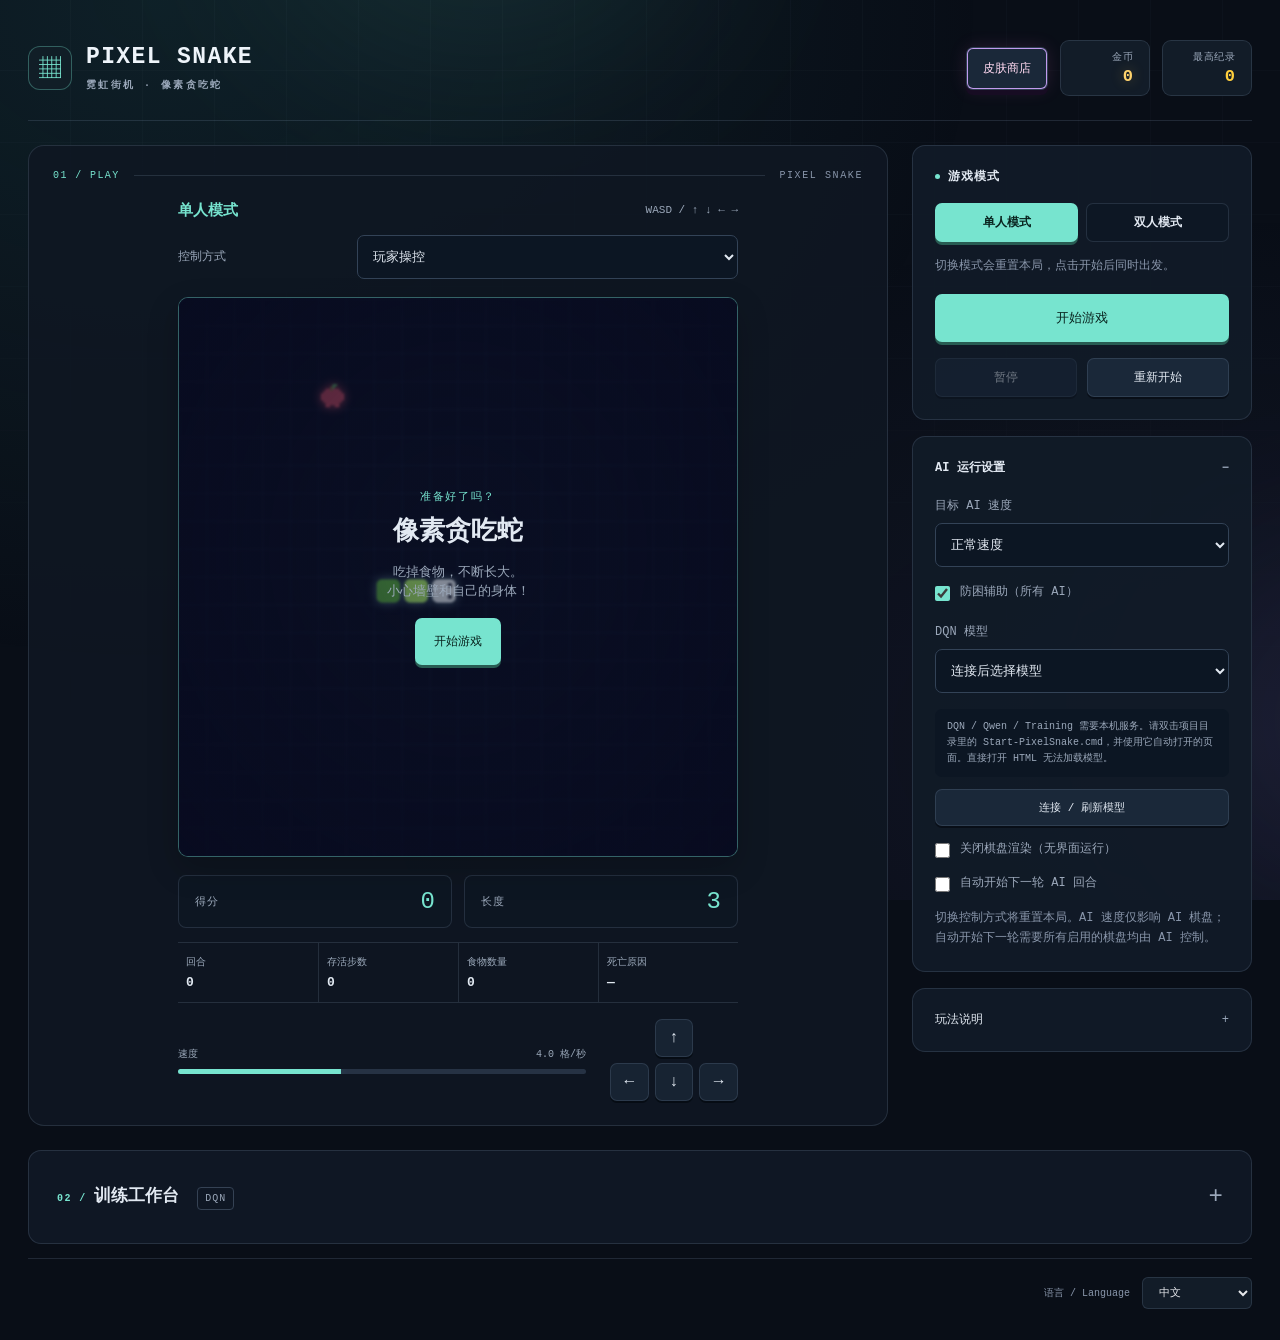
<file: index.html>
<!DOCTYPE html>
<html lang="zh-CN">
<head>
<meta charset="UTF-8">
<meta name="viewport" content="width=device-width, initial-scale=1, maximum-scale=1, user-scalable=no">
<title>像素贪吃蛇 · PIXEL SNAKE</title>
<link rel="stylesheet" href="css/style.css">
<link rel="stylesheet" href="css/layout.css">
</head>
<body>
<div class="bg" aria-hidden="true"><div class="bg-grid"></div><div class="glow g1"></div><div class="glow g2"></div></div>
<main class="cabinet" id="cabinet">
  <header class="topbar">
    <div class="brand"><div class="mark" aria-hidden="true">▦</div><h1 class="logo">PIXEL SNAKE<small data-i18n="subtitle">像素风贪吃蛇</small></h1></div>
    <div class="top-actions">
      
      <button class="btn ghost shop-launch" id="shop-open" data-i18n="shop">皮肤商店</button>
      <div class="best-chip coin-chip"><span data-i18n="coins">金币</span><b id="coins">0</b></div>
      
      <div class="best-chip"><span data-i18n="best">最高纪录</span><b id="best">0</b></div>
    </div>
  </header>
  <section class="stage" data-i18n-aria="gameArea" aria-label="游戏区域">
    <div class="section-caption"><span class="section-index">01 / PLAY</span><span class="section-caption-line"></span><span>PIXEL SNAKE</span></div>
    <div class="boards">
      <section class="player" id="player-1" aria-labelledby="player-title-1">
        <header class="player-heading"><h2 id="player-title-1">玩家 1</h2><span id="player-keys-1">WASD / ↑ ↓ ← →</span></header>
        <!-- agent-controls-start -->
        <label class="agent-select"><span data-i18n="controller">Controller</span>
          <select id="agent-1" data-player-agent="1">
            <option value="human" data-i18n="humanAgent">Human</option>
            <option value="random" data-i18n="randomAgent">Random AI</option>
            <option value="heuristic" data-i18n="heuristicAgent">Heuristic AI</option>
            <option value="dqn">DQN</option>
            <option value="qwen">Qwen (Ollama)</option>
          </select>
        </label>
        <p class="headless-note" id="ai-status-1" role="status" aria-live="polite"></p>
        <p class="hint throughput" id="ai-rate-1" hidden></p>
        <p class="headless-note" id="headless-1" data-i18n="headlessNote" hidden>Board rendering is disabled. Statistics remain live.</p>
        <!-- agent-controls-end -->
        <div class="screen" id="screen-1">
          <canvas id="game-1" width="480" height="480" aria-label="玩家 1 的贪吃蛇棋盘" data-i18n="canvasFallback">请使用支持 Canvas 的浏览器。</canvas>
          <div class="flash" id="flash-1" aria-hidden="true"></div>
          <div class="overlay" id="overlay-1"><div class="overlay-inner">
            <div class="ov-kicker" id="kicker-1">准备好了吗？</div>
            <h2 class="ov-title" id="title-1">像素贪吃蛇</h2>
            <p class="ov-sub" id="text-1">吃掉食物，不断长大。</p>
            <button class="btn primary" id="play-1" data-i18n="start">开始游戏</button>
          </div></div>
        </div>
        <div class="score-grid">
          <div class="stat score"><div class="lab" data-i18n="score">得分</div><div class="val" id="score-1">0</div></div>
          <div class="stat"><div class="lab" data-i18n="length">长度</div><div class="val" id="length-1">3</div></div>
        </div>
        <dl class="episode-stats" aria-label="Episode statistics" data-i18n-aria="episodeStats">
          <div><dt data-i18n="episodeNumber">Episode</dt><dd id="episode-1">0</dd></div>
          <div><dt data-i18n="stepsSurvived">Steps survived</dt><dd id="steps-1">0</dd></div>
          <div><dt data-i18n="foodCollected">Food collected</dt><dd id="food-1">0</dd></div>
          <div><dt data-i18n="causeOfDeath">Cause of death</dt><dd id="death-1">—</dd></div>
        </dl>
        <div class="board-bottom">
        <div class="speed-meter"><div class="top"><span data-i18n="speed">速度</span><span id="speed-1">4.0 格/秒</span></div><div class="meter"><i id="meter-1"></i></div></div>
        <div class="direction-controls">
        <div class="dpad" data-i18n-aria="directions" aria-label="方向控制">
          <button class="btn ghost up" data-player="1" data-direction="up" data-i18n-aria="up" aria-label="向上">↑</button>
          <button class="btn ghost left" data-player="1" data-direction="left" data-i18n-aria="left" aria-label="向左">←</button>
          <button class="btn ghost right" data-player="1" data-direction="right" data-i18n-aria="right" aria-label="向右">→</button>
          <button class="btn ghost down" data-player="1" data-direction="down" data-i18n-aria="down" aria-label="向下">↓</button>
        </div>
        </div>
        </div>
      </section>
      <section class="player second" id="player-2" aria-labelledby="player-title-2" hidden>
        <header class="player-heading"><h2 id="player-title-2">玩家 2</h2><span id="player-keys-2">↑ ↓ ← →</span></header>
        <!-- agent-controls-start -->
        <label class="agent-select"><span data-i18n="controller">Controller</span>
          <select id="agent-2" data-player-agent="2">
            <option value="human" data-i18n="humanAgent">Human</option>
            <option value="random" data-i18n="randomAgent">Random AI</option>
            <option value="heuristic" data-i18n="heuristicAgent">Heuristic AI</option>
            <option value="dqn">DQN</option>
            <option value="qwen">Qwen (Ollama)</option>
          </select>
        </label>
        <p class="headless-note" id="ai-status-2" role="status" aria-live="polite"></p>
        <p class="hint throughput" id="ai-rate-2" hidden></p>
        <p class="headless-note" id="headless-2" data-i18n="headlessNote" hidden>Board rendering is disabled. Statistics remain live.</p>
        <!-- agent-controls-end -->
        <div class="screen" id="screen-2">
          <canvas id="game-2" width="480" height="480" aria-label="玩家 2 的贪吃蛇棋盘" data-i18n="canvasFallback">请使用支持 Canvas 的浏览器。</canvas>
          <div class="flash" id="flash-2" aria-hidden="true"></div>
          <div class="overlay" id="overlay-2"><div class="overlay-inner">
            <div class="ov-kicker" id="kicker-2">准备好了吗？</div>
            <h2 class="ov-title" id="title-2">像素贪吃蛇</h2>
            <p class="ov-sub" id="text-2">吃掉食物，不断长大。</p>
            <button class="btn primary" id="play-2" data-i18n="start">开始游戏</button>
          </div></div>
        </div>
        <div class="score-grid">
          <div class="stat score"><div class="lab" data-i18n="score">得分</div><div class="val" id="score-2">0</div></div>
          <div class="stat"><div class="lab" data-i18n="length">长度</div><div class="val" id="length-2">3</div></div>
        </div>
        <dl class="episode-stats" aria-label="Episode statistics" data-i18n-aria="episodeStats">
          <div><dt data-i18n="episodeNumber">Episode</dt><dd id="episode-2">0</dd></div>
          <div><dt data-i18n="stepsSurvived">Steps survived</dt><dd id="steps-2">0</dd></div>
          <div><dt data-i18n="foodCollected">Food collected</dt><dd id="food-2">0</dd></div>
          <div><dt data-i18n="causeOfDeath">Cause of death</dt><dd id="death-2">—</dd></div>
        </dl>
        <div class="board-bottom">
        <div class="speed-meter"><div class="top"><span data-i18n="speed">速度</span><span id="speed-2">4.0 格/秒</span></div><div class="meter"><i id="meter-2"></i></div></div>
        <div class="direction-controls">
        <div class="dpad" data-i18n-aria="directions" aria-label="方向控制">
          <button class="btn ghost up" data-player="2" data-direction="up" data-i18n-aria="up" aria-label="向上">↑</button>
          <button class="btn ghost left" data-player="2" data-direction="left" data-i18n-aria="left" aria-label="向左">←</button>
          <button class="btn ghost right" data-player="2" data-direction="right" data-i18n-aria="right" aria-label="向右">→</button>
          <button class="btn ghost down" data-player="2" data-direction="down" data-i18n-aria="down" aria-label="向下">↓</button>
        </div>
        </div>
        </div>
      </section>
    </div>
    
  </section>
  <aside class="panel">
    <section class="card game-mode-card">
      <h3 data-i18n="mode">游戏模式</h3>
      <div class="seg" role="group" data-i18n-aria="mode" aria-label="游戏模式">
        <button data-mode="single" data-i18n="single" class="active" aria-pressed="true">单人模式</button>
        <button data-mode="dual" data-i18n="dual" aria-pressed="false">双人模式</button>
      </div>
      <p class="hint secondary-hint" data-i18n="modeHint">切换模式会重置本局，点击开始后同时出发。</p>
      <button class="btn primary round-action" id="start" data-i18n="start">开始游戏</button>
      <div class="ctl-row"><button class="btn ghost" id="pause" disabled>暂停</button><button class="btn ghost" id="restart" data-i18n="restart">重新开始</button></div>
    </section>
    <!-- agent-controls-start -->
    <details class="card agent-settings" open>
      <summary data-i18n="agentSettings">AI execution</summary>
      <label class="agent-select"><span data-i18n="aiSpeed">AI speed</span>
        <select id="ai-speed">
          <option value="normal" data-i18n="normalSpeed">Normal</option>
          <option value="60">60 steps/s</option>
          <option value="600">600 steps/s</option>
          <option value="6000">6,000 steps/s</option>
        </select>
      </label>
      <label class="agent-check"><input id="ai-safety" type="checkbox" checked><span data-i18n="safetyAssist">防困辅助（所有 AI）</span></label>
      <label class="agent-select"><span data-i18n="dqnModel">DQN 模型</span><select id="dqn-model"><option value="">连接后选择模型</option></select></label>
      <p class="hint" id="local-status" role="status"></p>
      <button class="btn ghost" id="refresh-models" data-i18n="refreshModels">连接 / 刷新模型</button>
      <label class="agent-check"><input id="headless" type="checkbox"><span data-i18n="headless">Disable board rendering (headless)</span></label>
      <label class="agent-check"><input id="auto-restart" type="checkbox"><span data-i18n="autoRestart">Auto-restart AI episodes</span></label>
      <p class="hint secondary-hint" data-i18n="agentHint">Changing controller resets the round. AI speed affects AI boards only. Auto-restart requires every active board to use AI.</p>
    </details>
    <!-- agent-controls-end -->
    <details class="card rules-card">
      <summary data-i18n="rules">玩法说明</summary>
      <p class="hint" id="instructions">方向键 / WASD 移动 · 空格暂停</p>
      <p class="hint" data-i18n="boostHint">沿当前方向长按 0.5 秒加速到 10 格/秒，松开恢复。</p>
      <p class="hint" data-i18n="speedHint">初始每秒 4 格，每吃一个果子增加 0.1 格/秒，最高 10 格/秒。</p>
      <p class="hint" id="mode-rules">吃掉食物，不断长大。小心墙壁和自己的身体！</p>
      <div class="legend-row"><span data-i18n="startPause">开始 / 暂停</span><div class="keys"><span class="key" data-i18n="space">空格</span></div></div>
    </details>
  </aside>
    <details class="card training-panel" id="training-panel">
      <summary><span><span class="section-index">02 / </span><span data-i18n="trainingTitle">训练工作台</span> <span class="section-tag">DQN</span></span><span class="disclosure-mark" aria-hidden="true">+</span></summary>
      <p class="hint" data-i18n="trainingHint">选择已有模型继续训练，或从零开始。episode 数表示本次追加数量。Qwen 不参与训练。</p>
      <section class="scheme-guide" aria-labelledby="scheme-guide-title">
        <h3 class="training-section-title" id="scheme-guide-title" data-i18n="schemeGuide">选择适合的方案</h3>
        <div class="scheme-grid">
          <article class="scheme-card scheme-classic">
            <header><h4>classic</h4><span class="scheme-number">01</span></header>
            <p data-i18n="classicDesc">基础奖励，专注吃食物与避开碰撞。</p>
            <dl class="reward-values">
              <div><dt data-i18n="foodReward">吃到食物</dt><dd class="positive">+10</dd></div>
              <div><dt data-i18n="collisionReward">发生碰撞</dt><dd>−10</dd></div>
              <div><dt data-i18n="stepReward">每走一步</dt><dd>−0.01</dd></div>
            </dl>
          </article>
          <article class="scheme-card scheme-strategy">
            <header><h4>strategy</h4><span class="scheme-number">02</span></header>
            <p data-i18n="strategyDesc">在 classic 基础上，兼顾路线效率和生存空间。</p>
            <ul><li data-i18n="strategyFood">鼓励接近食物、保留可通行的退路</li><li data-i18n="strategyLoop">惩罚重复绕圈和多余转弯</li></ul>
          </article>
          <article class="scheme-card scheme-ultimate">
            <header><h4>ultimate</h4><span class="scheme-number">03</span></header>
            <p data-i18n="ultimateDesc">使用 strategy 训练奖励，附加逐行铺满规则。</p>
            <ul><li data-i18n="ultimateThreshold">蛇身超过 50% 时接入铺满路线</li><li data-i18n="ultimateAssist">需要开启「防困辅助」</li></ul>
          </article>
        </div>
        <p class="replay-note" data-i18n="replayNote">更换数值奖励会清空旧经验回放，保留权重与累计回合数。</p>
      </section>
      <div class="training-layout">
        <div class="training-fields">
          <h3 class="training-section-title field-wide" data-i18n="trainingConfig">训练配置</h3>
          <label class="agent-select field-wide"><span data-i18n="trainingSource">起始模型</span><select id="training-model"><option value="" data-i18n="newModel">从零开始</option></select></label>
          <label class="agent-select field-wide"><span data-i18n="rewardProfile">奖励 / 行走方案</span><select id="training-reward"><option value="classic" data-i18n="rewardClassic">classic · 基础型</option><option value="strategy" data-i18n="rewardStrategy">strategy · 策略型</option><option value="ultimate" data-i18n="rewardUltimate">ultimate · 铺满型</option></select></label>
          <label class="agent-select"><span data-i18n="trainingEpisodes">追加 episodes</span><input id="training-episodes" type="number" min="1" max="10000" value="100"></label>
          <label class="agent-select"><span data-i18n="saveEvery">保存间隔</span><input id="training-save-every" type="number" min="1" max="10000" value="100"></label>
          <label class="agent-select field-wide"><span data-i18n="trainingSeed">随机种子 Seed（默认 42）</span><input id="training-seed" aria-describedby="seed-hint" type="number" min="0" max="99999" value="42"></label>
          <aside class="seed-note field-wide"><h4 data-i18n="seedTitle">Seed 是什么？</h4><p id="seed-hint" data-i18n="seedHint">控制食物分布和训练随机性，方便复现实验，不是难度。保留 42 即可；续训沿用原模型种子。</p></aside>
        </div>
        <div class="training-monitor">
          <h3 class="training-section-title" data-i18n="trainingMonitor">进度与保存</h3>
          <div class="training-actions"><button id="training-start" class="btn primary" data-i18n="trainingStart">开始训练</button><button id="training-stop" class="btn ghost" disabled data-i18n="trainingStop">停止并保存</button></div>
          <progress id="training-progress" max="100" value="0"></progress>
          <p id="training-status" role="status" aria-live="polite"></p>
          <section class="save-note">
            <h4 data-i18n="saveTitle">自动分类保存</h4>
            <p data-i18n="saveFolders">按所选方案保存到对应目录</p>
            <div class="folder-tags"><code>models/classic</code><code>models/strategy</code><code>models/ultimate</code></div>
            <p data-i18n="saveNaming">文件名包含本机日期、时间和累计回合数。</p>
            <code class="filename-example">2026-09-12_14-30-00-123456_ep2400.pt</code>
          </section>
        </div>
      </div>
    </details>
  <footer class="cabinet-footer">
    <label class="language-control"><span data-i18n="languageLabel">语言 / Language</span><select id="language"><option value="zh-CN">中文</option><option value="en">English</option><option value="fr">Français</option></select></label>
  </footer>
  <dialog class="skin-shop" id="skin-shop" aria-labelledby="shop-title">
    <header class="shop-header"><h2 id="shop-title" data-i18n="shop">皮肤商店</h2><button class="btn ghost" id="shop-close" data-i18n="close" autofocus>关闭</button></header>
    <p class="shop-caption" data-i18n="shopIntro">每吃一个果子获得 5 金币，两位玩家共享钱包。解锁你喜欢的霓虹皮肤。</p>
    <div class="shop-toolbar">
      <div class="shop-target"><span data-i18n="equipFor">装备给</span><div class="seg" role="group" data-i18n-aria="equipFor" aria-label="装备给">
        <button data-shop-player="1" data-i18n="player1" aria-pressed="true" class="active">玩家 1</button>
        <button data-shop-player="2" data-i18n="player2" aria-pressed="false">玩家 2</button>
      </div></div>
      <div class="best-chip coin-chip"><span data-i18n="coins">金币</span><b id="shop-coins">0</b></div>
    </div>
    <div class="shop-grid">
      <article class="skin-card" id="skin-card-lime" style="--skin-color:#b5ff70;--skin-alt:#63c244">
        <div class="skin-preview" aria-hidden="true"><i></i><i></i><i></i><i></i><i></i><i></i></div>
        <h3 data-i18n="skin_lime">lime</h3><p class="skin-price" id="skin-price-lime"></p>
        <button class="btn ghost" id="skin-buy-lime" data-skin="lime">装备</button>
      </article>
      <article class="skin-card" id="skin-card-cyan" style="--skin-color:#75f8ff;--skin-alt:#31bbd2">
        <div class="skin-preview" aria-hidden="true"><i></i><i></i><i></i><i></i><i></i><i></i></div>
        <h3 data-i18n="skin_cyan">cyan</h3><p class="skin-price" id="skin-price-cyan"></p>
        <button class="btn ghost" id="skin-buy-cyan" data-skin="cyan">装备</button>
      </article>
      <article class="skin-card" id="skin-card-pink" style="--skin-color:#ff88d8;--skin-alt:#c43b9c">
        <div class="skin-preview" aria-hidden="true"><i></i><i></i><i></i><i></i><i></i><i></i></div>
        <h3 data-i18n="skin_pink">pink</h3><p class="skin-price" id="skin-price-pink"></p>
        <button class="btn ghost" id="skin-buy-pink" data-skin="pink">装备</button>
      </article>
      <article class="skin-card" id="skin-card-violet" style="--skin-color:#c3a0ff;--skin-alt:#7952d0">
        <div class="skin-preview" aria-hidden="true"><i></i><i></i><i></i><i></i><i></i><i></i></div>
        <h3 data-i18n="skin_violet">violet</h3><p class="skin-price" id="skin-price-violet"></p>
        <button class="btn ghost" id="skin-buy-violet" data-skin="violet">装备</button>
      </article>
      <article class="skin-card" id="skin-card-solar" style="--skin-color:#ffdb79;--skin-alt:#eb9c2b">
        <div class="skin-preview" aria-hidden="true"><i></i><i></i><i></i><i></i><i></i><i></i></div>
        <h3 data-i18n="skin_solar">solar</h3><p class="skin-price" id="skin-price-solar"></p>
        <button class="btn ghost" id="skin-buy-solar" data-skin="solar">装备</button>
      </article>
      <article class="skin-card" id="skin-card-prism" style="--skin-color:#69f8ed;--skin-alt:#f56fce">
        <div class="skin-preview" aria-hidden="true"><i></i><i></i><i></i><i></i><i></i><i></i></div>
        <h3 data-i18n="skin_prism">prism</h3><p class="skin-price" id="skin-price-prism"></p>
        <button class="btn ghost" id="skin-buy-prism" data-skin="prism">装备</button>
      </article>
      <article class="skin-card" id="skin-card-solid_cyan" style="--skin-color:#55eaff;--skin-alt:#55eaff">
        <div class="skin-preview" aria-hidden="true"><i></i><i></i><i></i><i></i><i></i><i></i></div>
        <h3 data-i18n="skin_solid_cyan">纯色冰蓝</h3><p class="skin-price" id="skin-price-solid_cyan"></p>
        <button class="btn ghost" id="skin-buy-solid_cyan" data-skin="solid_cyan">装备</button>
      </article>
      <article class="skin-card" id="skin-card-solid_pink" style="--skin-color:#ff73ce;--skin-alt:#ff73ce">
        <div class="skin-preview" aria-hidden="true"><i></i><i></i><i></i><i></i><i></i><i></i></div>
        <h3 data-i18n="skin_solid_pink">纯色樱粉</h3><p class="skin-price" id="skin-price-solid_pink"></p>
        <button class="btn ghost" id="skin-buy-solid_pink" data-skin="solid_pink">装备</button>
      </article>
      <article class="skin-card" id="skin-card-solid_white" style="--skin-color:#edf4ff;--skin-alt:#edf4ff">
        <div class="skin-preview" aria-hidden="true"><i></i><i></i><i></i><i></i><i></i><i></i></div>
        <h3 data-i18n="skin_solid_white">纯色月白</h3><p class="skin-price" id="skin-price-solid_white"></p>
        <button class="btn ghost" id="skin-buy-solid_white" data-skin="solid_white">装备</button>
      </article>
    </div>
    <p class="shop-message" id="shop-message" role="status" aria-live="polite"></p>
    <p class="shop-footer" id="shop-storage" data-i18n="storageNotice" hidden>浏览器未允许本地保存，本次获得的金币和皮肤仍可使用。</p>
    <p class="shop-footer" data-i18n="shopFooter">皮肤仅改变外观。打开商店会暂停游戏，关闭后点击继续。</p>
  </dialog>
  <noscript>请启用浏览器 JavaScript 后开始游戏。 / Enable JavaScript to play. / Activez JavaScript pour jouer.</noscript>
</main>
<script src="js/game.js"></script>
<script src="js/agents.js"></script>
<script src="js/episode.js"></script>
<script src="js/safety.js"></script>
<script src="js/local-ai.js"></script>
<script src="js/dqn-agent.js"></script>
<script src="js/renderer.js"></script>
<script src="js/input.js"></script>
<script src="js/main.js"></script>
</body>
</html>
</file>
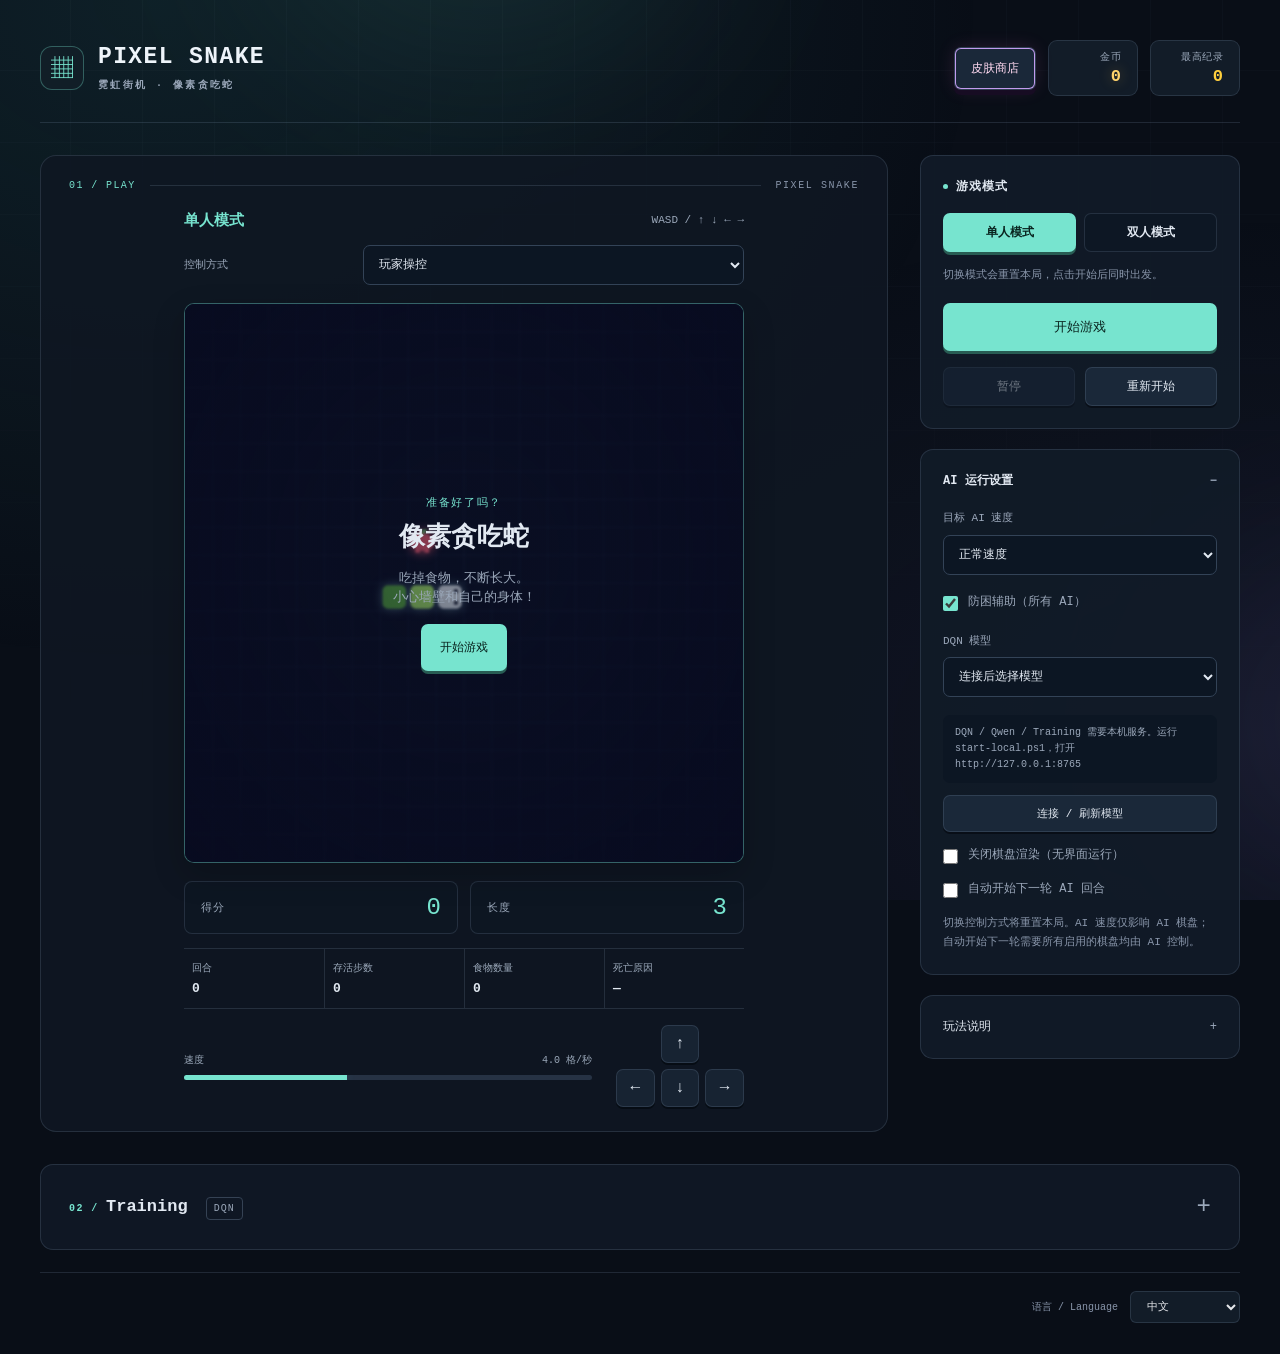
<file: archive/development-variants/snake-profiles-update/index.html>
<!DOCTYPE html>
<html lang="zh-CN">
<head>
<meta charset="UTF-8">
<meta name="viewport" content="width=device-width, initial-scale=1, maximum-scale=1, user-scalable=no">
<title>像素贪吃蛇 · PIXEL SNAKE</title>
<link rel="stylesheet" href="css/style.css">
<link rel="stylesheet" href="css/layout.css">
</head>
<body>
<div class="bg" aria-hidden="true"><div class="bg-grid"></div><div class="glow g1"></div><div class="glow g2"></div></div>
<main class="cabinet" id="cabinet">
  <header class="topbar">
    <div class="brand"><div class="mark" aria-hidden="true">▦</div><h1 class="logo">PIXEL SNAKE<small data-i18n="subtitle">像素风贪吃蛇</small></h1></div>
    <div class="top-actions">
      
      <button class="btn ghost shop-launch" id="shop-open" data-i18n="shop">皮肤商店</button>
      <div class="best-chip coin-chip"><span data-i18n="coins">金币</span><b id="coins">0</b></div>
      
      <div class="best-chip"><span data-i18n="best">最高纪录</span><b id="best">0</b></div>
    </div>
  </header>
  <section class="stage" data-i18n-aria="gameArea" aria-label="游戏区域">
    <div class="section-caption"><span class="section-index">01 / PLAY</span><span class="section-caption-line"></span><span>PIXEL SNAKE</span></div>
    <div class="boards">
      <section class="player" id="player-1" aria-labelledby="player-title-1">
        <header class="player-heading"><h2 id="player-title-1">玩家 1</h2><span id="player-keys-1">WASD / ↑ ↓ ← →</span></header>
        <!-- agent-controls-start -->
        <label class="agent-select"><span data-i18n="controller">Controller</span>
          <select id="agent-1" data-player-agent="1">
            <option value="human" data-i18n="humanAgent">Human</option>
            <option value="random" data-i18n="randomAgent">Random AI</option>
            <option value="heuristic" data-i18n="heuristicAgent">Heuristic AI</option>
            <option value="dqn">DQN</option>
            <option value="qwen">Qwen (Ollama)</option>
          </select>
        </label>
        <p class="headless-note" id="ai-status-1" role="status" aria-live="polite"></p>
        <p class="hint throughput" id="ai-rate-1" hidden></p>
        <p class="headless-note" id="headless-1" data-i18n="headlessNote" hidden>Board rendering is disabled. Statistics remain live.</p>
        <!-- agent-controls-end -->
        <div class="screen" id="screen-1">
          <canvas id="game-1" width="480" height="480" aria-label="玩家 1 的贪吃蛇棋盘" data-i18n="canvasFallback">请使用支持 Canvas 的浏览器。</canvas>
          <div class="flash" id="flash-1" aria-hidden="true"></div>
          <div class="overlay" id="overlay-1"><div class="overlay-inner">
            <div class="ov-kicker" id="kicker-1">准备好了吗？</div>
            <h2 class="ov-title" id="title-1">像素贪吃蛇</h2>
            <p class="ov-sub" id="text-1">吃掉食物，不断长大。</p>
            <button class="btn primary" id="play-1" data-i18n="start">开始游戏</button>
          </div></div>
        </div>
        <div class="score-grid">
          <div class="stat score"><div class="lab" data-i18n="score">得分</div><div class="val" id="score-1">0</div></div>
          <div class="stat"><div class="lab" data-i18n="length">长度</div><div class="val" id="length-1">3</div></div>
        </div>
        <dl class="episode-stats" aria-label="Episode statistics" data-i18n-aria="episodeStats">
          <div><dt data-i18n="episodeNumber">Episode</dt><dd id="episode-1">0</dd></div>
          <div><dt data-i18n="stepsSurvived">Steps survived</dt><dd id="steps-1">0</dd></div>
          <div><dt data-i18n="foodCollected">Food collected</dt><dd id="food-1">0</dd></div>
          <div><dt data-i18n="causeOfDeath">Cause of death</dt><dd id="death-1">—</dd></div>
        </dl>
        <div class="board-bottom">
        <div class="speed-meter"><div class="top"><span data-i18n="speed">速度</span><span id="speed-1">4.0 格/秒</span></div><div class="meter"><i id="meter-1"></i></div></div>
        <div class="direction-controls">
        <div class="dpad" data-i18n-aria="directions" aria-label="方向控制">
          <button class="btn ghost up" data-player="1" data-direction="up" data-i18n-aria="up" aria-label="向上">↑</button>
          <button class="btn ghost left" data-player="1" data-direction="left" data-i18n-aria="left" aria-label="向左">←</button>
          <button class="btn ghost right" data-player="1" data-direction="right" data-i18n-aria="right" aria-label="向右">→</button>
          <button class="btn ghost down" data-player="1" data-direction="down" data-i18n-aria="down" aria-label="向下">↓</button>
        </div>
        </div>
        </div>
      </section>
      <section class="player second" id="player-2" aria-labelledby="player-title-2" hidden>
        <header class="player-heading"><h2 id="player-title-2">玩家 2</h2><span id="player-keys-2">↑ ↓ ← →</span></header>
        <!-- agent-controls-start -->
        <label class="agent-select"><span data-i18n="controller">Controller</span>
          <select id="agent-2" data-player-agent="2">
            <option value="human" data-i18n="humanAgent">Human</option>
            <option value="random" data-i18n="randomAgent">Random AI</option>
            <option value="heuristic" data-i18n="heuristicAgent">Heuristic AI</option>
            <option value="dqn">DQN</option>
            <option value="qwen">Qwen (Ollama)</option>
          </select>
        </label>
        <p class="headless-note" id="ai-status-2" role="status" aria-live="polite"></p>
        <p class="hint throughput" id="ai-rate-2" hidden></p>
        <p class="headless-note" id="headless-2" data-i18n="headlessNote" hidden>Board rendering is disabled. Statistics remain live.</p>
        <!-- agent-controls-end -->
        <div class="screen" id="screen-2">
          <canvas id="game-2" width="480" height="480" aria-label="玩家 2 的贪吃蛇棋盘" data-i18n="canvasFallback">请使用支持 Canvas 的浏览器。</canvas>
          <div class="flash" id="flash-2" aria-hidden="true"></div>
          <div class="overlay" id="overlay-2"><div class="overlay-inner">
            <div class="ov-kicker" id="kicker-2">准备好了吗？</div>
            <h2 class="ov-title" id="title-2">像素贪吃蛇</h2>
            <p class="ov-sub" id="text-2">吃掉食物，不断长大。</p>
            <button class="btn primary" id="play-2" data-i18n="start">开始游戏</button>
          </div></div>
        </div>
        <div class="score-grid">
          <div class="stat score"><div class="lab" data-i18n="score">得分</div><div class="val" id="score-2">0</div></div>
          <div class="stat"><div class="lab" data-i18n="length">长度</div><div class="val" id="length-2">3</div></div>
        </div>
        <dl class="episode-stats" aria-label="Episode statistics" data-i18n-aria="episodeStats">
          <div><dt data-i18n="episodeNumber">Episode</dt><dd id="episode-2">0</dd></div>
          <div><dt data-i18n="stepsSurvived">Steps survived</dt><dd id="steps-2">0</dd></div>
          <div><dt data-i18n="foodCollected">Food collected</dt><dd id="food-2">0</dd></div>
          <div><dt data-i18n="causeOfDeath">Cause of death</dt><dd id="death-2">—</dd></div>
        </dl>
        <div class="board-bottom">
        <div class="speed-meter"><div class="top"><span data-i18n="speed">速度</span><span id="speed-2">4.0 格/秒</span></div><div class="meter"><i id="meter-2"></i></div></div>
        <div class="direction-controls">
        <div class="dpad" data-i18n-aria="directions" aria-label="方向控制">
          <button class="btn ghost up" data-player="2" data-direction="up" data-i18n-aria="up" aria-label="向上">↑</button>
          <button class="btn ghost left" data-player="2" data-direction="left" data-i18n-aria="left" aria-label="向左">←</button>
          <button class="btn ghost right" data-player="2" data-direction="right" data-i18n-aria="right" aria-label="向右">→</button>
          <button class="btn ghost down" data-player="2" data-direction="down" data-i18n-aria="down" aria-label="向下">↓</button>
        </div>
        </div>
        </div>
      </section>
    </div>
    
  </section>
  <aside class="panel">
    <section class="card game-mode-card">
      <h3 data-i18n="mode">游戏模式</h3>
      <div class="seg" role="group" data-i18n-aria="mode" aria-label="游戏模式">
        <button data-mode="single" data-i18n="single" class="active" aria-pressed="true">单人模式</button>
        <button data-mode="dual" data-i18n="dual" aria-pressed="false">双人模式</button>
      </div>
      <p class="hint secondary-hint" data-i18n="modeHint">切换模式会重置本局，点击开始后同时出发。</p>
      <button class="btn primary round-action" id="start" data-i18n="start">开始游戏</button>
      <div class="ctl-row"><button class="btn ghost" id="pause" disabled>暂停</button><button class="btn ghost" id="restart" data-i18n="restart">重新开始</button></div>
    </section>
    <!-- agent-controls-start -->
    <details class="card agent-settings" open>
      <summary data-i18n="agentSettings">AI execution</summary>
      <label class="agent-select"><span data-i18n="aiSpeed">AI speed</span>
        <select id="ai-speed">
          <option value="normal" data-i18n="normalSpeed">Normal</option>
          <option value="60">60 steps/s</option>
          <option value="600">600 steps/s</option>
          <option value="6000">6,000 steps/s</option>
        </select>
      </label>
      <label class="agent-check"><input id="ai-safety" type="checkbox" checked><span data-i18n="safetyAssist">防困辅助（所有 AI）</span></label>
      <label class="agent-select"><span data-i18n="dqnModel">DQN 模型</span><select id="dqn-model"><option value="">连接后选择模型</option></select></label>
      <p class="hint" id="local-status" role="status"></p>
      <button class="btn ghost" id="refresh-models" data-i18n="refreshModels">连接 / 刷新模型</button>
      <label class="agent-check"><input id="headless" type="checkbox"><span data-i18n="headless">Disable board rendering (headless)</span></label>
      <label class="agent-check"><input id="auto-restart" type="checkbox"><span data-i18n="autoRestart">Auto-restart AI episodes</span></label>
      <p class="hint secondary-hint" data-i18n="agentHint">Changing controller resets the round. AI speed affects AI boards only. Auto-restart requires every active board to use AI.</p>
    </details>
    <!-- agent-controls-end -->
    <details class="card rules-card">
      <summary data-i18n="rules">玩法说明</summary>
      <p class="hint" id="instructions">方向键 / WASD 移动 · 空格暂停</p>
      <p class="hint" data-i18n="boostHint">沿当前方向长按 0.5 秒加速到 10 格/秒，松开恢复。</p>
      <p class="hint" data-i18n="speedHint">初始每秒 4 格，每吃一个果子增加 0.1 格/秒，最高 10 格/秒。</p>
      <p class="hint" id="mode-rules">吃掉食物，不断长大。小心墙壁和自己的身体！</p>
      <div class="legend-row"><span data-i18n="startPause">开始 / 暂停</span><div class="keys"><span class="key" data-i18n="space">空格</span></div></div>
    </details>
  </aside>
    <details class="card training-panel" id="training-panel">
      <summary><span><span class="section-index">02 / </span>Training <span class="section-tag">DQN</span></span><span class="disclosure-mark" aria-hidden="true">+</span></summary>
      <p class="hint" data-i18n="trainingHint">选择已有模型继续训练，或从零开始。episode 数表示本次追加数量。Qwen 不参与训练。</p>
      <div class="training-layout"><div class="training-fields">
      <label class="agent-select"><span data-i18n="trainingSource">起始模型</span><select id="training-model"><option value="" data-i18n="newModel">从零开始</option></select></label>
      <label class="agent-select"><span data-i18n="rewardProfile">奖励 / 行走方案</span><select id="training-reward"><option value="classic" data-i18n="rewardClassic">classic · 基础型</option><option value="strategy" data-i18n="rewardStrategy">strategy · 策略型</option><option value="ultimate" data-i18n="rewardUltimate">ultimate · 铺满型</option></select></label>
      <p class="hint" data-i18n="rewardHint">classic：吃食物 +10，撞击 −10，每步 −0.01。strategy：再鼓励接近食物、保留退路，惩罚重复绕圈和多余转弯。ultimate：使用 strategy 训练奖励，加上超过 50% 后逐行铺满的浏览器规则（需开启防困辅助）。改变训练奖励会清空旧经验回放。</p>
      <label class="agent-select"><span data-i18n="trainingEpisodes">追加 episodes</span><input id="training-episodes" type="number" min="1" max="10000" value="100"></label>
      <label class="agent-select"><span data-i18n="saveEvery">保存间隔</span><input id="training-save-every" type="number" min="1" max="10000" value="100"></label>
      <label class="agent-select"><span data-i18n="trainingSeed">随机种子（新模型）</span><input id="training-seed" aria-describedby="seed-hint" type="number" min="0" max="99999" value="42"></label>
      <p class="hint" id="seed-hint" data-i18n="seedHint">Seed 控制食物分布、初始权重和训练探索的随机性。同样设置和种子便于复现实验；不是难度，不懂就用 42。续训沿用原模型种子，此项不可修改。</p>
      </div><div class="training-monitor">
      <div class="ctl-row"><button id="training-start" class="btn primary" data-i18n="trainingStart">开始训练</button><button id="training-stop" class="btn ghost" disabled data-i18n="trainingStop">停止并保存</button></div>
      <progress id="training-progress" max="100" value="0"></progress>
      <p class="hint" id="training-status" role="status" aria-live="polite"></p>
      <p class="hint" data-i18n="trainingSaveHint">自动保存到 models/classic、models/strategy 或 models/ultimate。文件名带本机日期、时间和累计回合数，例如 2026-09-12_14-30-00-123456_ep2400.pt。</p>
      </div></div>
    </details>
  <footer class="cabinet-footer">
    <label class="language-control"><span data-i18n="languageLabel">语言 / Language</span><select id="language"><option value="zh-CN">中文</option><option value="en">English</option><option value="fr">Français</option></select></label>
  </footer>
  <dialog class="skin-shop" id="skin-shop" aria-labelledby="shop-title">
    <header class="shop-header"><h2 id="shop-title" data-i18n="shop">皮肤商店</h2><button class="btn ghost" id="shop-close" data-i18n="close" autofocus>关闭</button></header>
    <p class="shop-caption" data-i18n="shopIntro">每吃一个果子获得 5 金币，两位玩家共享钱包。解锁你喜欢的霓虹皮肤。</p>
    <div class="shop-toolbar">
      <div class="shop-target"><span data-i18n="equipFor">装备给</span><div class="seg" role="group" data-i18n-aria="equipFor" aria-label="装备给">
        <button data-shop-player="1" data-i18n="player1" aria-pressed="true" class="active">玩家 1</button>
        <button data-shop-player="2" data-i18n="player2" aria-pressed="false">玩家 2</button>
      </div></div>
      <div class="best-chip coin-chip"><span data-i18n="coins">金币</span><b id="shop-coins">0</b></div>
    </div>
    <div class="shop-grid">
      <article class="skin-card" id="skin-card-lime" style="--skin-color:#b5ff70;--skin-alt:#63c244">
        <div class="skin-preview" aria-hidden="true"><i></i><i></i><i></i><i></i><i></i><i></i></div>
        <h3 data-i18n="skin_lime">lime</h3><p class="skin-price" id="skin-price-lime"></p>
        <button class="btn ghost" id="skin-buy-lime" data-skin="lime">装备</button>
      </article>
      <article class="skin-card" id="skin-card-cyan" style="--skin-color:#75f8ff;--skin-alt:#31bbd2">
        <div class="skin-preview" aria-hidden="true"><i></i><i></i><i></i><i></i><i></i><i></i></div>
        <h3 data-i18n="skin_cyan">cyan</h3><p class="skin-price" id="skin-price-cyan"></p>
        <button class="btn ghost" id="skin-buy-cyan" data-skin="cyan">装备</button>
      </article>
      <article class="skin-card" id="skin-card-pink" style="--skin-color:#ff88d8;--skin-alt:#c43b9c">
        <div class="skin-preview" aria-hidden="true"><i></i><i></i><i></i><i></i><i></i><i></i></div>
        <h3 data-i18n="skin_pink">pink</h3><p class="skin-price" id="skin-price-pink"></p>
        <button class="btn ghost" id="skin-buy-pink" data-skin="pink">装备</button>
      </article>
      <article class="skin-card" id="skin-card-violet" style="--skin-color:#c3a0ff;--skin-alt:#7952d0">
        <div class="skin-preview" aria-hidden="true"><i></i><i></i><i></i><i></i><i></i><i></i></div>
        <h3 data-i18n="skin_violet">violet</h3><p class="skin-price" id="skin-price-violet"></p>
        <button class="btn ghost" id="skin-buy-violet" data-skin="violet">装备</button>
      </article>
      <article class="skin-card" id="skin-card-solar" style="--skin-color:#ffdb79;--skin-alt:#eb9c2b">
        <div class="skin-preview" aria-hidden="true"><i></i><i></i><i></i><i></i><i></i><i></i></div>
        <h3 data-i18n="skin_solar">solar</h3><p class="skin-price" id="skin-price-solar"></p>
        <button class="btn ghost" id="skin-buy-solar" data-skin="solar">装备</button>
      </article>
      <article class="skin-card" id="skin-card-prism" style="--skin-color:#69f8ed;--skin-alt:#f56fce">
        <div class="skin-preview" aria-hidden="true"><i></i><i></i><i></i><i></i><i></i><i></i></div>
        <h3 data-i18n="skin_prism">prism</h3><p class="skin-price" id="skin-price-prism"></p>
        <button class="btn ghost" id="skin-buy-prism" data-skin="prism">装备</button>
      </article>
      <article class="skin-card" id="skin-card-solid_cyan" style="--skin-color:#55eaff;--skin-alt:#55eaff">
        <div class="skin-preview" aria-hidden="true"><i></i><i></i><i></i><i></i><i></i><i></i></div>
        <h3 data-i18n="skin_solid_cyan">纯色冰蓝</h3><p class="skin-price" id="skin-price-solid_cyan"></p>
        <button class="btn ghost" id="skin-buy-solid_cyan" data-skin="solid_cyan">装备</button>
      </article>
      <article class="skin-card" id="skin-card-solid_pink" style="--skin-color:#ff73ce;--skin-alt:#ff73ce">
        <div class="skin-preview" aria-hidden="true"><i></i><i></i><i></i><i></i><i></i><i></i></div>
        <h3 data-i18n="skin_solid_pink">纯色樱粉</h3><p class="skin-price" id="skin-price-solid_pink"></p>
        <button class="btn ghost" id="skin-buy-solid_pink" data-skin="solid_pink">装备</button>
      </article>
      <article class="skin-card" id="skin-card-solid_white" style="--skin-color:#edf4ff;--skin-alt:#edf4ff">
        <div class="skin-preview" aria-hidden="true"><i></i><i></i><i></i><i></i><i></i><i></i></div>
        <h3 data-i18n="skin_solid_white">纯色月白</h3><p class="skin-price" id="skin-price-solid_white"></p>
        <button class="btn ghost" id="skin-buy-solid_white" data-skin="solid_white">装备</button>
      </article>
    </div>
    <p class="shop-message" id="shop-message" role="status" aria-live="polite"></p>
    <p class="shop-footer" id="shop-storage" data-i18n="storageNotice" hidden>浏览器未允许本地保存，本次获得的金币和皮肤仍可使用。</p>
    <p class="shop-footer" data-i18n="shopFooter">皮肤仅改变外观。打开商店会暂停游戏，关闭后点击继续。</p>
  </dialog>
  <noscript>请启用浏览器 JavaScript 后开始游戏。 / Enable JavaScript to play. / Activez JavaScript pour jouer.</noscript>
</main>
<script src="js/game.js"></script>
<script src="js/agents.js"></script>
<script src="js/episode.js"></script>
<script src="js/safety.js"></script>
<script src="js/local-ai.js"></script>
<script src="js/dqn-agent.js"></script>
<script src="js/renderer.js"></script>
<script src="js/input.js"></script>
<script src="js/main.js"></script>
</body>
</html>
</file>
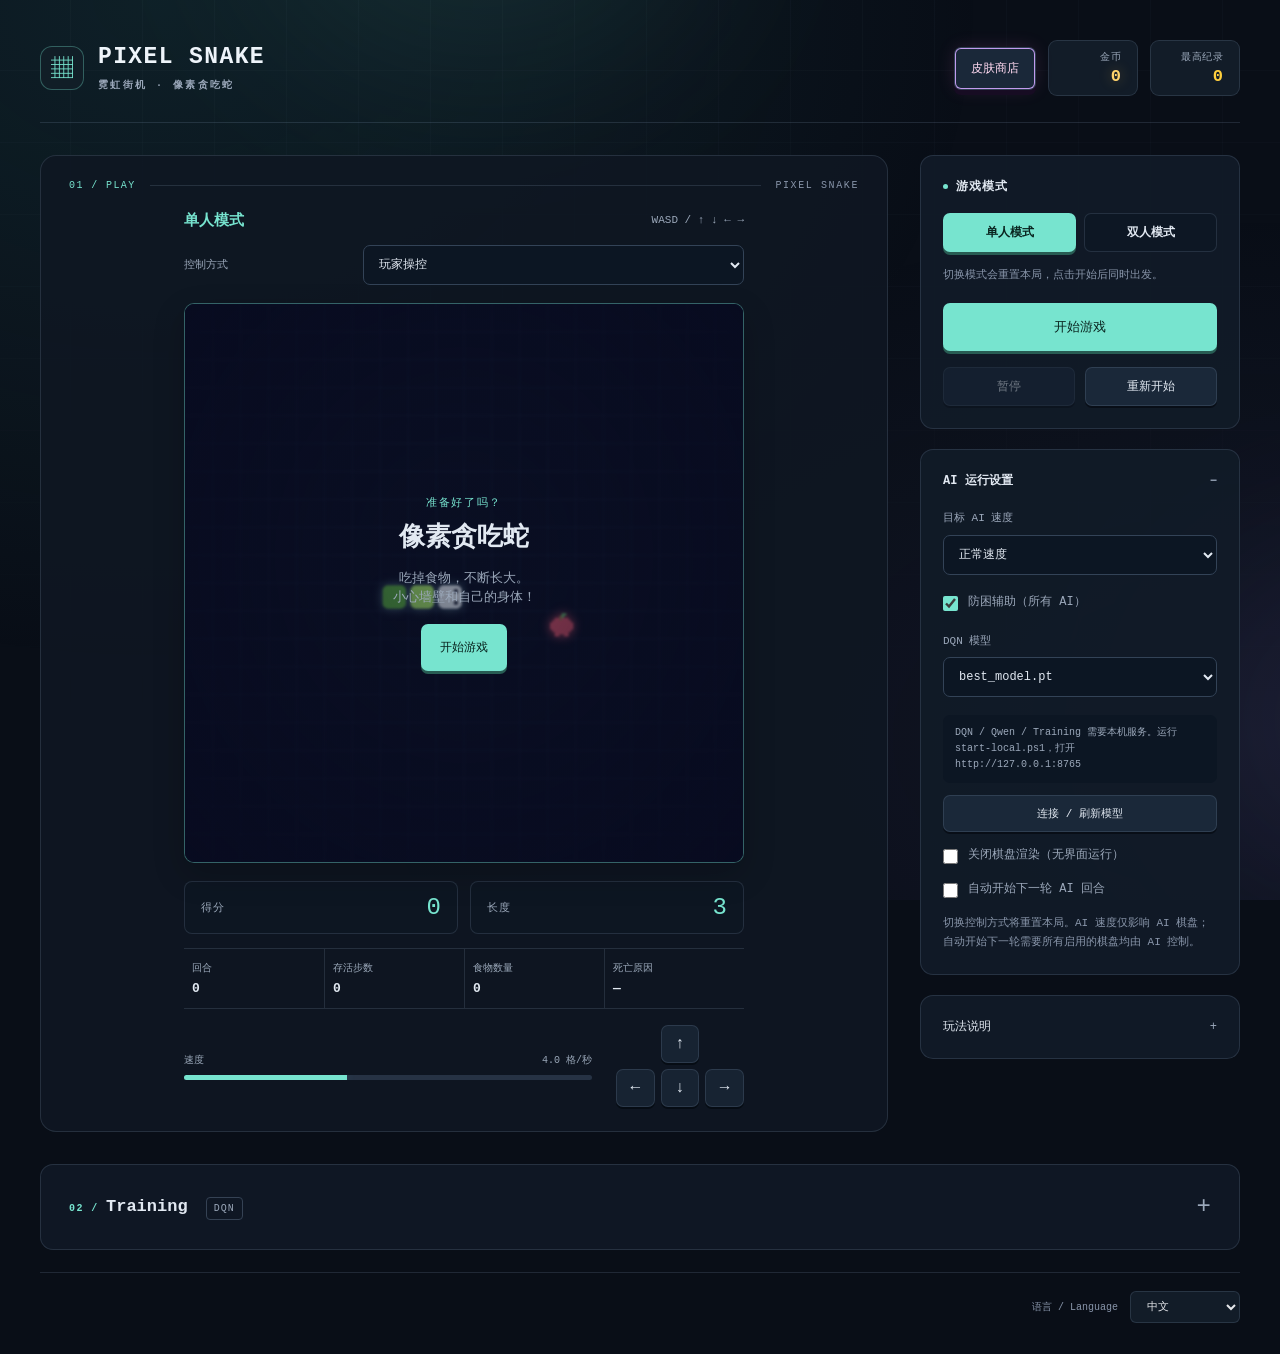
<file: archive/development-variants/snake-rule-update/index.html>
<!DOCTYPE html>
<html lang="zh-CN">
<head>
<meta charset="UTF-8">
<meta name="viewport" content="width=device-width, initial-scale=1, maximum-scale=1, user-scalable=no">
<title>像素贪吃蛇 · PIXEL SNAKE</title>
<link rel="stylesheet" href="css/style.css">
<link rel="stylesheet" href="css/layout.css">
</head>
<body>
<div class="bg" aria-hidden="true"><div class="bg-grid"></div><div class="glow g1"></div><div class="glow g2"></div></div>
<main class="cabinet" id="cabinet">
  <header class="topbar">
    <div class="brand"><div class="mark" aria-hidden="true">▦</div><h1 class="logo">PIXEL SNAKE<small data-i18n="subtitle">像素风贪吃蛇</small></h1></div>
    <div class="top-actions">
      
      <button class="btn ghost shop-launch" id="shop-open" data-i18n="shop">皮肤商店</button>
      <div class="best-chip coin-chip"><span data-i18n="coins">金币</span><b id="coins">0</b></div>
      
      <div class="best-chip"><span data-i18n="best">最高纪录</span><b id="best">0</b></div>
    </div>
  </header>
  <section class="stage" data-i18n-aria="gameArea" aria-label="游戏区域">
    <div class="section-caption"><span class="section-index">01 / PLAY</span><span class="section-caption-line"></span><span>PIXEL SNAKE</span></div>
    <div class="boards">
      <section class="player" id="player-1" aria-labelledby="player-title-1">
        <header class="player-heading"><h2 id="player-title-1">玩家 1</h2><span id="player-keys-1">WASD / ↑ ↓ ← →</span></header>
        <!-- agent-controls-start -->
        <label class="agent-select"><span data-i18n="controller">Controller</span>
          <select id="agent-1" data-player-agent="1">
            <option value="human" data-i18n="humanAgent">Human</option>
            <option value="random" data-i18n="randomAgent">Random AI</option>
            <option value="heuristic" data-i18n="heuristicAgent">Heuristic AI</option>
            <option value="dqn">DQN</option>
            <option value="qwen">Qwen (Ollama)</option>
          </select>
        </label>
        <p class="headless-note" id="ai-status-1" role="status" aria-live="polite"></p>
        <p class="hint throughput" id="ai-rate-1" hidden></p>
        <p class="headless-note" id="headless-1" data-i18n="headlessNote" hidden>Board rendering is disabled. Statistics remain live.</p>
        <!-- agent-controls-end -->
        <div class="screen" id="screen-1">
          <canvas id="game-1" width="480" height="480" aria-label="玩家 1 的贪吃蛇棋盘" data-i18n="canvasFallback">请使用支持 Canvas 的浏览器。</canvas>
          <div class="flash" id="flash-1" aria-hidden="true"></div>
          <div class="overlay" id="overlay-1"><div class="overlay-inner">
            <div class="ov-kicker" id="kicker-1">准备好了吗？</div>
            <h2 class="ov-title" id="title-1">像素贪吃蛇</h2>
            <p class="ov-sub" id="text-1">吃掉食物，不断长大。</p>
            <button class="btn primary" id="play-1" data-i18n="start">开始游戏</button>
          </div></div>
        </div>
        <div class="score-grid">
          <div class="stat score"><div class="lab" data-i18n="score">得分</div><div class="val" id="score-1">0</div></div>
          <div class="stat"><div class="lab" data-i18n="length">长度</div><div class="val" id="length-1">3</div></div>
        </div>
        <dl class="episode-stats" aria-label="Episode statistics" data-i18n-aria="episodeStats">
          <div><dt data-i18n="episodeNumber">Episode</dt><dd id="episode-1">0</dd></div>
          <div><dt data-i18n="stepsSurvived">Steps survived</dt><dd id="steps-1">0</dd></div>
          <div><dt data-i18n="foodCollected">Food collected</dt><dd id="food-1">0</dd></div>
          <div><dt data-i18n="causeOfDeath">Cause of death</dt><dd id="death-1">—</dd></div>
        </dl>
        <div class="board-bottom">
        <div class="speed-meter"><div class="top"><span data-i18n="speed">速度</span><span id="speed-1">4.0 格/秒</span></div><div class="meter"><i id="meter-1"></i></div></div>
        <div class="direction-controls">
        <div class="dpad" data-i18n-aria="directions" aria-label="方向控制">
          <button class="btn ghost up" data-player="1" data-direction="up" data-i18n-aria="up" aria-label="向上">↑</button>
          <button class="btn ghost left" data-player="1" data-direction="left" data-i18n-aria="left" aria-label="向左">←</button>
          <button class="btn ghost right" data-player="1" data-direction="right" data-i18n-aria="right" aria-label="向右">→</button>
          <button class="btn ghost down" data-player="1" data-direction="down" data-i18n-aria="down" aria-label="向下">↓</button>
        </div>
        </div>
        </div>
      </section>
      <section class="player second" id="player-2" aria-labelledby="player-title-2" hidden>
        <header class="player-heading"><h2 id="player-title-2">玩家 2</h2><span id="player-keys-2">↑ ↓ ← →</span></header>
        <!-- agent-controls-start -->
        <label class="agent-select"><span data-i18n="controller">Controller</span>
          <select id="agent-2" data-player-agent="2">
            <option value="human" data-i18n="humanAgent">Human</option>
            <option value="random" data-i18n="randomAgent">Random AI</option>
            <option value="heuristic" data-i18n="heuristicAgent">Heuristic AI</option>
            <option value="dqn">DQN</option>
            <option value="qwen">Qwen (Ollama)</option>
          </select>
        </label>
        <p class="headless-note" id="ai-status-2" role="status" aria-live="polite"></p>
        <p class="hint throughput" id="ai-rate-2" hidden></p>
        <p class="headless-note" id="headless-2" data-i18n="headlessNote" hidden>Board rendering is disabled. Statistics remain live.</p>
        <!-- agent-controls-end -->
        <div class="screen" id="screen-2">
          <canvas id="game-2" width="480" height="480" aria-label="玩家 2 的贪吃蛇棋盘" data-i18n="canvasFallback">请使用支持 Canvas 的浏览器。</canvas>
          <div class="flash" id="flash-2" aria-hidden="true"></div>
          <div class="overlay" id="overlay-2"><div class="overlay-inner">
            <div class="ov-kicker" id="kicker-2">准备好了吗？</div>
            <h2 class="ov-title" id="title-2">像素贪吃蛇</h2>
            <p class="ov-sub" id="text-2">吃掉食物，不断长大。</p>
            <button class="btn primary" id="play-2" data-i18n="start">开始游戏</button>
          </div></div>
        </div>
        <div class="score-grid">
          <div class="stat score"><div class="lab" data-i18n="score">得分</div><div class="val" id="score-2">0</div></div>
          <div class="stat"><div class="lab" data-i18n="length">长度</div><div class="val" id="length-2">3</div></div>
        </div>
        <dl class="episode-stats" aria-label="Episode statistics" data-i18n-aria="episodeStats">
          <div><dt data-i18n="episodeNumber">Episode</dt><dd id="episode-2">0</dd></div>
          <div><dt data-i18n="stepsSurvived">Steps survived</dt><dd id="steps-2">0</dd></div>
          <div><dt data-i18n="foodCollected">Food collected</dt><dd id="food-2">0</dd></div>
          <div><dt data-i18n="causeOfDeath">Cause of death</dt><dd id="death-2">—</dd></div>
        </dl>
        <div class="board-bottom">
        <div class="speed-meter"><div class="top"><span data-i18n="speed">速度</span><span id="speed-2">4.0 格/秒</span></div><div class="meter"><i id="meter-2"></i></div></div>
        <div class="direction-controls">
        <div class="dpad" data-i18n-aria="directions" aria-label="方向控制">
          <button class="btn ghost up" data-player="2" data-direction="up" data-i18n-aria="up" aria-label="向上">↑</button>
          <button class="btn ghost left" data-player="2" data-direction="left" data-i18n-aria="left" aria-label="向左">←</button>
          <button class="btn ghost right" data-player="2" data-direction="right" data-i18n-aria="right" aria-label="向右">→</button>
          <button class="btn ghost down" data-player="2" data-direction="down" data-i18n-aria="down" aria-label="向下">↓</button>
        </div>
        </div>
        </div>
      </section>
    </div>
    
  </section>
  <aside class="panel">
    <section class="card game-mode-card">
      <h3 data-i18n="mode">游戏模式</h3>
      <div class="seg" role="group" data-i18n-aria="mode" aria-label="游戏模式">
        <button data-mode="single" data-i18n="single" class="active" aria-pressed="true">单人模式</button>
        <button data-mode="dual" data-i18n="dual" aria-pressed="false">双人模式</button>
      </div>
      <p class="hint secondary-hint" data-i18n="modeHint">切换模式会重置本局，点击开始后同时出发。</p>
      <button class="btn primary round-action" id="start" data-i18n="start">开始游戏</button>
      <div class="ctl-row"><button class="btn ghost" id="pause" disabled>暂停</button><button class="btn ghost" id="restart" data-i18n="restart">重新开始</button></div>
    </section>
    <!-- agent-controls-start -->
    <details class="card agent-settings" open>
      <summary data-i18n="agentSettings">AI execution</summary>
      <label class="agent-select"><span data-i18n="aiSpeed">AI speed</span>
        <select id="ai-speed">
          <option value="normal" data-i18n="normalSpeed">Normal</option>
          <option value="60">60 steps/s</option>
          <option value="600">600 steps/s</option>
          <option value="6000">6,000 steps/s</option>
        </select>
      </label>
      <label class="agent-check"><input id="ai-safety" type="checkbox" checked><span data-i18n="safetyAssist">防困辅助（所有 AI）</span></label>
      <label class="agent-select"><span data-i18n="dqnModel">DQN 模型</span><select id="dqn-model"><option value="best_model.pt">best_model.pt</option></select></label>
      <p class="hint" id="local-status" role="status"></p>
      <button class="btn ghost" id="refresh-models" data-i18n="refreshModels">连接 / 刷新模型</button>
      <label class="agent-check"><input id="headless" type="checkbox"><span data-i18n="headless">Disable board rendering (headless)</span></label>
      <label class="agent-check"><input id="auto-restart" type="checkbox"><span data-i18n="autoRestart">Auto-restart AI episodes</span></label>
      <p class="hint secondary-hint" data-i18n="agentHint">Changing controller resets the round. AI speed affects AI boards only. Auto-restart requires every active board to use AI.</p>
    </details>
    <!-- agent-controls-end -->
    <details class="card rules-card">
      <summary data-i18n="rules">玩法说明</summary>
      <p class="hint" id="instructions">方向键 / WASD 移动 · 空格暂停</p>
      <p class="hint" data-i18n="boostHint">沿当前方向长按 0.5 秒加速到 10 格/秒，松开恢复。</p>
      <p class="hint" data-i18n="speedHint">初始每秒 4 格，每吃一个果子增加 0.1 格/秒，最高 10 格/秒。</p>
      <p class="hint" id="mode-rules">吃掉食物，不断长大。小心墙壁和自己的身体！</p>
      <div class="legend-row"><span data-i18n="startPause">开始 / 暂停</span><div class="keys"><span class="key" data-i18n="space">空格</span></div></div>
    </details>
  </aside>
    <details class="card training-panel" id="training-panel">
      <summary><span><span class="section-index">02 / </span>Training <span class="section-tag">DQN</span></span><span class="disclosure-mark" aria-hidden="true">+</span></summary>
      <p class="hint" data-i18n="trainingHint">选择已有模型继续训练，或从零开始。episode 数表示本次追加数量。Qwen 不参与训练。</p>
      <div class="training-layout"><div class="training-fields">
      <label class="agent-select"><span data-i18n="trainingSource">起始模型</span><select id="training-model"><option value="" data-i18n="newModel">从零开始</option></select></label>
      <label class="agent-select"><span data-i18n="rewardProfile">训练奖励</span><select id="training-reward"><option value="inherit" data-i18n="rewardInherit">沿用模型（新模型用经典奖励）</option><option value="classic" data-i18n="rewardClassic">经典奖励</option><option value="strategy_v1" data-i18n="rewardStrategy">策略奖励 v1（实验）</option></select></label>
      <p class="hint" data-i18n="rewardHint">切换奖励会清空旧经验回放；保留网络和累计 episode。策略奖励需训练后才影响模型。</p>
      <label class="agent-select"><span data-i18n="trainingEpisodes">追加 episodes</span><input id="training-episodes" type="number" min="1" max="10000" value="100"></label>
      <label class="agent-select"><span data-i18n="saveEvery">保存间隔</span><input id="training-save-every" type="number" min="1" max="10000" value="100"></label>
      <label class="agent-select"><span data-i18n="trainingSeed">随机种子（新模型）</span><input id="training-seed" type="number" min="0" max="99999" value="42"></label>
      </div><div class="training-monitor">
      <div class="ctl-row"><button id="training-start" class="btn primary" data-i18n="trainingStart">开始训练</button><button id="training-stop" class="btn ghost" disabled data-i18n="trainingStop">停止并保存</button></div>
      <progress id="training-progress" max="100" value="0"></progress>
      <p class="hint" id="training-status" role="status" aria-live="polite"></p>
      <p class="hint" data-i18n="trainingSaveHint">保存在 models/，例如 2000_model.pt 追加 500 回合后生成 2500_model.pt。同名模型保留在独立目录。</p>
      </div></div>
    </details>
  <footer class="cabinet-footer">
    <label class="language-control"><span data-i18n="languageLabel">语言 / Language</span><select id="language"><option value="zh-CN">中文</option><option value="en">English</option><option value="fr">Français</option></select></label>
  </footer>
  <dialog class="skin-shop" id="skin-shop" aria-labelledby="shop-title">
    <header class="shop-header"><h2 id="shop-title" data-i18n="shop">皮肤商店</h2><button class="btn ghost" id="shop-close" data-i18n="close" autofocus>关闭</button></header>
    <p class="shop-caption" data-i18n="shopIntro">每吃一个果子获得 5 金币，两位玩家共享钱包。解锁你喜欢的霓虹皮肤。</p>
    <div class="shop-toolbar">
      <div class="shop-target"><span data-i18n="equipFor">装备给</span><div class="seg" role="group" data-i18n-aria="equipFor" aria-label="装备给">
        <button data-shop-player="1" data-i18n="player1" aria-pressed="true" class="active">玩家 1</button>
        <button data-shop-player="2" data-i18n="player2" aria-pressed="false">玩家 2</button>
      </div></div>
      <div class="best-chip coin-chip"><span data-i18n="coins">金币</span><b id="shop-coins">0</b></div>
    </div>
    <div class="shop-grid">
      <article class="skin-card" id="skin-card-lime" style="--skin-color:#b5ff70;--skin-alt:#63c244">
        <div class="skin-preview" aria-hidden="true"><i></i><i></i><i></i><i></i><i></i><i></i></div>
        <h3 data-i18n="skin_lime">lime</h3><p class="skin-price" id="skin-price-lime"></p>
        <button class="btn ghost" id="skin-buy-lime" data-skin="lime">装备</button>
      </article>
      <article class="skin-card" id="skin-card-cyan" style="--skin-color:#75f8ff;--skin-alt:#31bbd2">
        <div class="skin-preview" aria-hidden="true"><i></i><i></i><i></i><i></i><i></i><i></i></div>
        <h3 data-i18n="skin_cyan">cyan</h3><p class="skin-price" id="skin-price-cyan"></p>
        <button class="btn ghost" id="skin-buy-cyan" data-skin="cyan">装备</button>
      </article>
      <article class="skin-card" id="skin-card-pink" style="--skin-color:#ff88d8;--skin-alt:#c43b9c">
        <div class="skin-preview" aria-hidden="true"><i></i><i></i><i></i><i></i><i></i><i></i></div>
        <h3 data-i18n="skin_pink">pink</h3><p class="skin-price" id="skin-price-pink"></p>
        <button class="btn ghost" id="skin-buy-pink" data-skin="pink">装备</button>
      </article>
      <article class="skin-card" id="skin-card-violet" style="--skin-color:#c3a0ff;--skin-alt:#7952d0">
        <div class="skin-preview" aria-hidden="true"><i></i><i></i><i></i><i></i><i></i><i></i></div>
        <h3 data-i18n="skin_violet">violet</h3><p class="skin-price" id="skin-price-violet"></p>
        <button class="btn ghost" id="skin-buy-violet" data-skin="violet">装备</button>
      </article>
      <article class="skin-card" id="skin-card-solar" style="--skin-color:#ffdb79;--skin-alt:#eb9c2b">
        <div class="skin-preview" aria-hidden="true"><i></i><i></i><i></i><i></i><i></i><i></i></div>
        <h3 data-i18n="skin_solar">solar</h3><p class="skin-price" id="skin-price-solar"></p>
        <button class="btn ghost" id="skin-buy-solar" data-skin="solar">装备</button>
      </article>
      <article class="skin-card" id="skin-card-prism" style="--skin-color:#69f8ed;--skin-alt:#f56fce">
        <div class="skin-preview" aria-hidden="true"><i></i><i></i><i></i><i></i><i></i><i></i></div>
        <h3 data-i18n="skin_prism">prism</h3><p class="skin-price" id="skin-price-prism"></p>
        <button class="btn ghost" id="skin-buy-prism" data-skin="prism">装备</button>
      </article>
      <article class="skin-card" id="skin-card-solid_cyan" style="--skin-color:#55eaff;--skin-alt:#55eaff">
        <div class="skin-preview" aria-hidden="true"><i></i><i></i><i></i><i></i><i></i><i></i></div>
        <h3 data-i18n="skin_solid_cyan">纯色冰蓝</h3><p class="skin-price" id="skin-price-solid_cyan"></p>
        <button class="btn ghost" id="skin-buy-solid_cyan" data-skin="solid_cyan">装备</button>
      </article>
      <article class="skin-card" id="skin-card-solid_pink" style="--skin-color:#ff73ce;--skin-alt:#ff73ce">
        <div class="skin-preview" aria-hidden="true"><i></i><i></i><i></i><i></i><i></i><i></i></div>
        <h3 data-i18n="skin_solid_pink">纯色樱粉</h3><p class="skin-price" id="skin-price-solid_pink"></p>
        <button class="btn ghost" id="skin-buy-solid_pink" data-skin="solid_pink">装备</button>
      </article>
      <article class="skin-card" id="skin-card-solid_white" style="--skin-color:#edf4ff;--skin-alt:#edf4ff">
        <div class="skin-preview" aria-hidden="true"><i></i><i></i><i></i><i></i><i></i><i></i></div>
        <h3 data-i18n="skin_solid_white">纯色月白</h3><p class="skin-price" id="skin-price-solid_white"></p>
        <button class="btn ghost" id="skin-buy-solid_white" data-skin="solid_white">装备</button>
      </article>
    </div>
    <p class="shop-message" id="shop-message" role="status" aria-live="polite"></p>
    <p class="shop-footer" id="shop-storage" data-i18n="storageNotice" hidden>浏览器未允许本地保存，本次获得的金币和皮肤仍可使用。</p>
    <p class="shop-footer" data-i18n="shopFooter">皮肤仅改变外观。打开商店会暂停游戏，关闭后点击继续。</p>
  </dialog>
  <noscript>请启用浏览器 JavaScript 后开始游戏。 / Enable JavaScript to play. / Activez JavaScript pour jouer.</noscript>
</main>
<script src="js/game.js"></script>
<script src="js/agents.js"></script>
<script src="js/episode.js"></script>
<script src="js/safety.js"></script>
<script src="js/local-ai.js"></script>
<script src="js/dqn-agent.js"></script>
<script src="js/renderer.js"></script>
<script src="js/input.js"></script>
<script src="js/main.js"></script>
</body>
</html>
</file>
<file: css/style.css>
:root{
    --ink:#0e1a10;
    --bg:#0b160d;
    --panel:#132016;
    --edge:rgba(85,234,255,.14);
    --text:#d9f4b3;
    --muted:#7f9b6c;
    --muted2:#5c7455;
    --cyan-bright:#c4faff;
    --amber:#ffcf3d;
    --red:#ff5449;
    --cyan:#55eaff;
    --pink:#ff73ce;
    --glow:0 0 0 transparent;
  }
  *{box-sizing:border-box;margin:0;padding:0}
  html,body{height:100%}
  body{
    font-family:"Chakra Petch",system-ui,sans-serif;
    color:var(--text);
    background:var(--bg);
    min-height:100vh;
    display:flex;align-items:center;justify-content:center;
    padding:22px 14px 40px;
    overflow-x:hidden;
    -webkit-tap-highlight-color:transparent;
  }

  /* ---------- ambient background ---------- */
  .bg{position:fixed;inset:0;z-index:0;overflow:hidden;pointer-events:none}
  .bg-grid{
    position:absolute;inset:-2px;
    background-image:
      linear-gradient(var(--edge) 1px,transparent 1px),
      linear-gradient(90deg,var(--edge) 1px,transparent 1px);
    background-size:26px 26px;
    -webkit-mask-image:radial-gradient(ellipse 90% 80% at 50% 42%,#000 0%,transparent 82%);
    mask-image:radial-gradient(ellipse 90% 80% at 50% 42%,#000 0%,transparent 82%);
    animation:grid 9s linear infinite;
  }
  @keyframes grid{to{background-position:26px 26px}}
  .glow{position:absolute;border-radius:50%;filter:blur(70px);opacity:.5}
  .glow.g1{width:46vw;height:46vw;left:-12vw;top:-10vw;background:radial-gradient(circle,#2c6b2a,transparent 70%)}
  .glow.g2{width:40vw;height:40vw;right:-12vw;bottom:-12vw;background:radial-gradient(circle,#5c4a12,transparent
70%);animation:drift 14s ease-in-out infinite alternate}
  @keyframes drift{to{transform:translate(4vw,-3vw)}}
  .floater{position:absolute;bottom:-40px;font-size:12px;opacity:0;animation:float linear infinite}
  @keyframes float{
    0%{transform:translateY(0) rotate(0);opacity:0}
    10%{opacity:.55}
    90%{opacity:.4}
    100%{transform:translateY(-115vh) rotate(45deg);opacity:0}
  }

  /* ---------- cabinet ---------- */
  .cabinet{
    position:relative;z-index:1;
    width:min(94vw,940px);
    background:linear-gradient(180deg,#16241a,#0f1a12);
    border:4px solid #060c08;
    box-shadow:inset 0 0 0 3px rgba(85,234,255,.06), 0 40px 80px -30px rgba(0,0,0,.9);
    padding:clamp(14px,3vw,26px);
    display:grid;
    grid-template-columns:minmax(0,1fr) 322px;
    grid-template-areas:"top top" "stage side";
    gap:clamp(14px,2.4vw,24px);
  }
  @media (max-width:820px){
    .cabinet{grid-template-columns:1fr;grid-template-areas:"top" "side" "stage"}
  }

  /* ---------- topbar ---------- */
  .topbar{
    grid-area:top;display:flex;align-items:center;justify-content:space-between;
    gap:14px;flex-wrap:wrap;
  }
  .brand{display:flex;align-items:center;gap:12px}
  .brand .mark{
    width:44px;height:44px;display:grid;place-items:center;font-size:22px;color:var(--cyan-bright);
    background:#0a120c;border:3px solid #060c08;box-shadow:0 0 18px rgba(85,234,255,.25) inset,0 0 14px
rgba(85,234,255,.22);
    font-family:"Chakra Petch";
  }
  .logo{
    font-family:"Press Start 2P";font-size:clamp(15px,3.4vw,26px);
    color:var(--cyan-bright);letter-spacing:.02em;
    text-shadow:3px 3px 0 #0a120c, 0 0 22px rgba(85,234,255,.35);
  }
  .logo small{display:block;font-family:"Chakra Petch";font-size:11px;font-weight:600;
    color:var(--muted);letter-spacing:.5em;margin-top:7px;text-transform:uppercase}
  .top-actions{display:flex;align-items:center;gap:10px}
  .language-control{display:flex;flex-direction:column;gap:5px;font-size:11px;color:var(--muted)}
  .language-control select{font:inherit;font-size:13px;color:var(--text);background:#0a120c;border:2px solid var(--edge);padding:7px;cursor:pointer}
  .language-control select:focus-visible{outline:3px solid var(--amber);outline-offset:3px}
  .best-chip{
    display:flex;flex-direction:column;align-items:flex-end;gap:3px;padding:6px 12px;
    border:2px solid var(--edge);background:#0a120c;
  }
  .best-chip span{font-size:10px;letter-spacing:.24em;color:var(--muted);text-transform:uppercase}
  .best-chip b{font-family:"Press Start 2P";font-size:14px;color:var(--amber)}

  /* ---------- stage / screen ---------- */
  .stage{grid-area:stage;position:relative;align-self:start}
  .screen{
    position:relative;aspect-ratio:1/1;width:100%;
    background:#050b07;border:6px solid #060c08;
    box-shadow:inset 0 0 60px rgba(0,0,0,.7), 0 0 0 3px rgba(85,234,255,.05);
    overflow:hidden;
  }
  canvas{position:relative;z-index:1;display:block;width:100%;height:100%;image-rendering:auto}
  .flash{position:absolute;inset:0;z-index:2;background:var(--red);opacity:0;pointer-events:none;transition:opacity .18s}
  .flash.on{opacity:.28;transition:none}

  .overlay{position:absolute;inset:0;display:grid;place-items:center;text-align:center;
    background:radial-gradient(ellipse 70% 70% at 50% 45%,rgba(6,14,9,.55),rgba(6,14,9,.86));
    backdrop-filter:blur(1px);z-index:5}
  .overlay[hidden]{display:none}
  .overlay-inner{padding:24px;max-width:340px;animation:pop .38s cubic-bezier(.2,1.3,.4,1)}
  @keyframes pop{from{transform:translateY(14px) scale(.96);opacity:0}to{transform:none;opacity:1}}
  .ov-kicker{font-size:11px;letter-spacing:.4em;text-transform:uppercase;color:var(--cyan);margin-bottom:14px}
  .ov-title{font-family:"Press Start 2P",monospace;font-size:clamp(20px,5vw,30px);line-height:1.4;margin-bottom:16px;color:var(--text)}
  .ov-title.warn{color:var(--amber)}
  .ov-title.bad{color:var(--red);text-shadow:3px 3px 0 #3a0d0b}
  .ov-sub{color:var(--muted);font-size:14px;line-height:1.7;margin-bottom:22px}
  .ov-score{font-family:"Press Start 2P";font-size:14px;color:var(--cyan-bright);margin-bottom:20px}
  .record{display:inline-block;margin-top:6px;padding:8px 14px;font-family:"Press Start 2P";font-size:12px;
    color:#0a120c;background:var(--amber);box-shadow:4px 4px 0 #5c3d00;animation:blink .5s steps(2) infinite}
  @keyframes blink{50%{opacity:.55}}

  /* ---------- pixel buttons ---------- */
  .btn{
    position:relative;font-family:"Press Start 2P";font-size:11px;letter-spacing:.02em;
    color:var(--ink);background:var(--cyan);border:none;cursor:pointer;
    padding:15px 18px;
    box-shadow:0 6px 0 #176375, 0 10px 14px rgba(0,0,0,.5);
    transition:transform .06s,box-shadow .06s,background .15s;
    text-transform:uppercase;
  }
  .btn:hover{background:var(--cyan-bright)}
  .btn:active{transform:translateY(6px);box-shadow:0 0 0 #176375,0 2px 6px rgba(0,0,0,.5)}
  .btn.primary{font-size:13px;padding:18px 26px}
  .btn.ghost{background:#16241a;color:var(--text);box-shadow:0 6px 0 #050c08,inset 0 0 0 2px var(--edge)}
  .btn.ghost:hover{background:#1c2e20}
  .btn.ghost:active{box-shadow:0 0 0 #050c08,inset 0 0 0 2px var(--cyan);transform:translateY(6px)}
  .btn:focus-visible{outline:3px solid var(--amber);outline-offset:3px}

  /* ---------- panel ---------- */
  .panel{grid-area:side;display:flex;flex-direction:column;gap:16px}
  .card{background:linear-gradient(180deg,#132018,#0e1810);border:2px solid var(--edge);padding:16px}
  .card h3{font-size:11px;letter-spacing:.28em;text-transform:uppercase;color:var(--muted);
    margin-bottom:14px;display:flex;align-items:center;gap:8px}
  .card h3::before{content:"";width:8px;height:8px;background:var(--cyan);box-shadow:0 0 8px var(--cyan)}

  .score-grid{display:grid;grid-template-columns:1fr 1fr;gap:12px}
  .stat{background:#0a120c;border:2px solid #060c08;padding:12px}
  .stat .lab{font-size:10px;letter-spacing:.22em;text-transform:uppercase;color:var(--muted)}
  .stat .val{font-family:"Press Start 2P";font-size:clamp(18px,4.4vw,26px);margin-top:9px;color:var(--text)}
  .stat.score .val{color:var(--cyan-bright)}
  .stat.record .val{color:var(--amber)}
  .val.bump{animation:bump .28s}
  @keyframes bump{0%{transform:scale(1)}40%{transform:scale(1.22);color:#fff}100%{transform:scale(1)}}

  .legend-row{display:flex;align-items:center;justify-content:space-between;padding:11px 0;border-bottom:1px
dashed rgba(85,234,255,.12)}
  .legend-row:last-child{border-bottom:none}
  .legend-row span{font-size:13px;color:var(--text)}
  .keys{display:flex;gap:5px}
  .key{min-width:26px;height:26px;display:grid;place-items:center;font-size:11px;font-weight:700;
    background:#0a120c;color:var(--muted);border:2px solid #060c08;box-shadow:0 3px 0 #050c08}
  .key.hot{color:var(--cyan-bright);border-color:var(--cyan);box-shadow:0 3px 0 #176375}

  .seg{display:flex;gap:6px}
  .seg button{flex:1;font-family:"Chakra Petch";font-weight:700;font-size:12px;letter-spacing:.06em;
    color:var(--muted);background:#0a120c;border:2px solid #060c08;padding:11px 4px;cursor:pointer;
    transition:.15s;text-transform:uppercase}
  .seg button:hover{color:var(--text);border-color:var(--muted2)}
  .seg button.active{color:var(--ink);background:var(--cyan);border-color:var(--cyan);box-shadow:0 0 16px
rgba(85,234,255,.35)}

  .ctl-row{display:flex;gap:10px;margin-top:2px}
  .ctl-row .btn{flex:1;font-size:10px;padding:14px 8px}
  .speed-meter{margin-top:14px}
  .speed-meter .top{display:flex;justify-content:space-between;font-size:10px;letter-spacing:.2em;
    text-transform:uppercase;color:var(--muted);margin-bottom:7px}
  .meter{height:12px;background:#0a120c;border:2px solid #060c08;overflow:hidden}
  .meter i{display:block;height:100%;width:0;background:linear-gradient(90deg,var(--cyan),var(--amber));
    transition:width .12s;box-shadow:0 0 12px rgba(85,234,255,.5)}

  /* ---------- d-pad ---------- */
  .dpad{display:grid;grid-template-columns:repeat(3,1fr);grid-template-rows:repeat(3,1fr);
    gap:7px;width:min(66vw,220px);aspect-ratio:1;margin:0 auto 16px}
  .dpad .up{grid-column:2;grid-row:1}
  .dpad .left{grid-column:1;grid-row:2}
  .dpad .right{grid-column:3;grid-row:2}
  .dpad .down{grid-column:2;grid-row:3}
  .dpad button{touch-action:manipulation;font-family:system-ui,sans-serif;font-size:20px;padding:8px}
  .hint{text-align:center;color:var(--muted);font-size:12px;line-height:1.8;margin-top:16px}
  [data-i18n="instructions"],.ov-sub{white-space:pre-line}
  .btn:disabled{opacity:.45;cursor:default}
  .screen{touch-action:none}
  @media(max-width:820px){
    body{height:auto;align-items:flex-start;padding:14px 8px 28px}
    .cabinet{grid-template-areas:"top" "stage" "side"}
    .panel{gap:12px}
  }
  @media(prefers-reduced-motion:reduce){
    *,*::before,*::after{animation:none!important;transition:none!important}
  }

  body{height:auto;min-height:100vh}
  [hidden]{display:none!important}
  .cabinet.dual{width:min(96vw,1320px);grid-template-columns:minmax(0,1fr) 260px}
  .boards{display:grid;grid-template-columns:minmax(0,1fr);gap:20px}
  .dual .boards{grid-template-columns:repeat(2,minmax(0,1fr))}
  .player{min-width:0;--panel-accent:var(--cyan);--panel-glow:rgba(85,234,255,.16)}
  .player.second{--panel-accent:var(--pink);--panel-glow:rgba(255,115,206,.16)}
  .player-heading{display:flex;justify-content:space-between;align-items:center;gap:8px;margin-bottom:12px}
  .player-heading h2{font-size:15px;color:var(--panel-accent)}
  .player-heading span{font-size:12px;color:var(--muted)}
  .player .screen{border-top-color:var(--panel-accent)}
  .player .score-grid{margin-top:12px}
  .player .stat .val{font-size:20px;color:var(--panel-accent)}
  .player .stat .val.score-pop{animation:score-pop .42s ease-out}
  @keyframes score-pop{
    0%,100%{transform:scale(1);filter:brightness(1);text-shadow:none}
    25%{transform:scale(1.18);filter:brightness(2);text-shadow:0 0 16px var(--panel-accent)}
    55%{transform:scale(1.05);filter:brightness(1.2)}
  }
  .player .speed-meter{margin:12px 0}
  .player .dpad{width:138px;gap:5px;margin:16px auto 0}
  .player .dpad button{font-size:18px;padding:4px}
  .player .dpad .btn.pressed,.player .dpad .btn:active{
    color:var(--ink);background:var(--panel-accent);transform:translateY(6px);
    box-shadow:inset 0 2px 4px rgba(0,0,0,.3),0 0 12px var(--panel-accent);transition:none
  }
  .player .overlay-inner{padding:16px}
  .player .ov-title{font-size:clamp(19px,2.4vw,26px);margin-bottom:12px}
  .player .ov-sub{font-size:13px;line-height:1.5;margin-bottom:16px}
  .player .ov-kicker{letter-spacing:.15em;margin-bottom:10px}
  .player .btn.primary{font-size:12px;padding:14px 18px}
  .round-action{width:100%;margin:16px 0 12px}
  .panel .hint{text-align:left}
  #instructions{white-space:pre-line}
  @media(max-width:1000px){
    .cabinet.dual{grid-template-columns:1fr;grid-template-areas:"top" "side" "stage"}
    .dual .panel{display:grid;grid-template-columns:1fr 1fr}
  }
  @media(max-width:620px){
    .dual .boards,.dual .panel{grid-template-columns:1fr}
    .player .screen{max-width:480px;margin:auto}
    .top-actions{flex-wrap:wrap}
    .logo small{letter-spacing:.2em}
  }

  /* ---------- neon arcade ---------- */
  :root{--ink:#090a19;--bg:#080918;--panel:#101329;--edge:rgba(104,230,255,.2);--text:#e2eaff;--muted:#a0a9ca;--muted2:#697599}
  body{background:radial-gradient(ellipse at 10% 10%,#222052 0,transparent 45%),radial-gradient(ellipse at 90% 90%,#321137 0,transparent 40%),#080918}
  .bg-grid{background-size:32px 32px;opacity:.55}
  .glow.g1{background:radial-gradient(circle,#00dce7,transparent 70%);opacity:.25}
  .glow.g2{background:radial-gradient(circle,#f227bd,transparent 70%);opacity:.3}
  .cabinet{background:linear-gradient(150deg,rgba(20,24,52,.98),rgba(10,12,30,.98));border:1px solid rgba(85,234,255,.45);border-radius:14px;box-shadow:0 0 45px #55eaff12,0 0 90px #ff73ce12,inset 0 1px 0 #55eaff33}
  .cabinet::before{content:"";position:absolute;top:-1px;left:12%;right:12%;height:2px;background:linear-gradient(90deg,transparent,var(--cyan),var(--pink),transparent);box-shadow:0 0 16px var(--cyan);pointer-events:none}
  .logo{color:#dbfbff;text-shadow:0 0 9px #4ddfff70,0 0 28px #cf5aff50}
  .logo small{color:#7be4f5}
  .brand .mark{color:#71f8ff;background:#101329;border-color:#5f6691;box-shadow:0 0 20px #32dbff25,inset 0 0 14px #32dbff20}
  .top-actions{flex-wrap:wrap}
  .best-chip,.language-control select,.stat,.key,.seg button{background:#0b1025;border-color:rgba(85,234,255,.4)}
  .card{background:linear-gradient(145deg,#151a35,#101328);border:1px solid rgba(85,234,255,.4);border-radius:9px;box-shadow:0 0 14px #55eaff08}
  .card h3{color:#c2c9ec;letter-spacing:.18em}
  .btn.ghost{background:#18203b;box-shadow:0 5px 0 #090b1a,inset 0 0 0 1px rgba(85,234,255,.45)}
  .btn.ghost:hover{background:#273453}
  .btn{border-radius:4px}
  .seg button{border-radius:5px}
  .seg button.active{box-shadow:0 0 16px #55eaff30}
  .player .screen{border:2px solid var(--panel-accent);border-radius:7px;box-shadow:0 0 18px var(--panel-glow),0 0 24px #0005}
  .player .stat{border:1px solid var(--panel-accent);box-shadow:0 0 12px var(--panel-glow)}
  .player .dpad .btn{box-shadow:0 5px 0 #090b1a,inset 0 0 0 1px var(--panel-accent)}
  .player .dpad .btn.pressed,.player .dpad .btn:active{box-shadow:inset 0 2px 4px #0005,0 0 12px var(--panel-accent)}
  .player-heading h2{text-shadow:0 0 12px var(--panel-accent)}
  .player .meter i{background:var(--panel-accent);box-shadow:0 0 12px var(--panel-glow)}
  .overlay{background:radial-gradient(ellipse at 50% 45%,#0b102572,#080b20e8)}
  .coin-chip b{color:#ffd36c;text-shadow:0 0 14px #ffb83c55}
  .shop-launch{color:#ffd9f1!important;box-shadow:0 5px 0 #170c23,inset 0 0 0 1px var(--pink),0 0 18px #ff73ce20!important}
  .shop-banner{display:flex;align-items:center;justify-content:space-between;gap:12px;margin-top:15px;padding-top:14px;border-top:1px solid var(--edge)}
  .shop-banner p{font-size:12px;color:var(--muted);line-height:1.6}
  .skin-shop{position:fixed;inset:0;margin:auto;width:min(850px,94vw);max-height:88vh;overflow:auto;padding:24px;color:var(--text);background:linear-gradient(140deg,#151c37,#110e27);border:1px solid var(--pink);border-radius:16px;box-shadow:0 0 60px #ff73ce25}
  .skin-shop::backdrop{background:#050818cf;backdrop-filter:blur(7px)}
  .shop-header{display:flex;align-items:center;justify-content:space-between;gap:14px;margin-bottom:12px}
  .shop-header h2{font-size:24px;letter-spacing:.04em;color:#ffd9f1;text-shadow:0 0 16px #ff73ce80}
  .shop-caption{font-size:13px;line-height:1.6;color:var(--muted);margin-bottom:16px}
  .shop-toolbar{display:flex;flex-wrap:wrap;align-items:center;justify-content:space-between;gap:14px;margin:16px 0}
  .shop-target{display:flex;align-items:center;gap:10px;font-size:12px;color:var(--muted)}
  .shop-target .seg{min-width:200px}
  .shop-grid{display:grid;grid-template-columns:repeat(3,minmax(0,1fr));gap:12px}
  .skin-card{border:1px solid rgba(85,234,255,.4);border-radius:10px;background:#0a1024;padding:14px;min-width:0}
  .skin-card.equipped{border-color:var(--pink);box-shadow:inset 0 0 18px #ff73ce08,0 0 15px #ff73ce18}
  .skin-card h3{font-size:15px;margin:12px 0 7px;color:var(--skin-color)}
  .skin-price{min-height:18px;font-size:12px;color:var(--muted);margin-bottom:12px}
  .skin-card .btn{width:100%;font-size:11px;padding:12px 6px;margin-bottom:5px}
  .skin-card .btn:disabled{opacity:.65}
  .skin-preview{display:flex;align-items:center;justify-content:center;gap:3px;height:64px;background:radial-gradient(ellipse,#ffffff08,transparent 75%);overflow:hidden}
  .skin-preview i{display:block;width:19px;height:19px;border-radius:var(--skin-radius,5px);background:var(--skin-color);box-shadow:0 0 var(--skin-glow,8px) var(--skin-glow-color,rgba(174,239,255,.5))}
  .skin-preview i:nth-child(even){background:var(--skin-alt)}
  .skin-preview i:last-child{position:relative;transform:translateY(-7px);background:var(--skin-head,#f1faff)}
  .skin-preview i:last-child::after{content:"";position:absolute;right:4px;top:4px;width:3px;height:3px;background:var(--skin-eye,#0a1024);box-shadow:0 8px var(--skin-eye,#0a1024)}
  .shop-message{min-height:24px;margin-top:18px;font-size:13px;line-height:1.6;color:#8aeeff}
  .shop-footer{font-size:12px;line-height:1.6;color:var(--muted);margin-top:10px}
  @media(max-width:620px){.skin-shop{padding:16px}.shop-grid{grid-template-columns:repeat(2,minmax(0,1fr))}.shop-header h2{font-size:21px}.skin-preview i{width:15px;height:15px}.shop-target{flex-wrap:wrap}}
  /* Every frame uses both neon colors, including in single-player mode. */
  :root{
    --neon-border:linear-gradient(135deg,var(--cyan) 0%,var(--cyan) 25%,var(--pink) 75%,var(--pink) 100%);
    --neon-frame-glow:-4px -3px 16px rgba(85,234,255,.18),4px 3px 16px rgba(255,115,206,.22);
  }
  .cabinet,.card,.player .screen,.player .stat,.best-chip,.language-control select,
  .skin-shop,.skin-card,.skin-card.equipped{
    border:2px solid transparent;
    background:linear-gradient(var(--frame-fill,#10152d),var(--frame-fill,#10152d)) padding-box,var(--neon-border) border-box;
    box-shadow:var(--neon-frame-glow);
  }
  .cabinet{--frame-fill:#10142b;box-shadow:-12px -8px 45px #55eaff20,12px 8px 45px #ff73ce24}
  .player .screen{--frame-fill:#090e21;border-width:3px}
  .player .stat,.best-chip,.language-control select,.skin-card{--frame-fill:#0b1025}
  .skin-shop{--frame-fill:#13152c;box-shadow:-14px -10px 60px #55eaff25,14px 10px 60px #ff73ce30}
  .skin-card.equipped{outline:1px solid var(--pink);outline-offset:3px}
  .seg button,.player .dpad .btn{
    border:2px solid transparent;
    background:linear-gradient(#18203b,#18203b) padding-box,var(--neon-border) border-box;
    box-shadow:0 5px 0 #090b1a,-2px -2px 9px #55eaff20,2px 2px 9px #ff73ce25;
  }
  .seg button.active,.btn.primary,.player .dpad .btn.pressed,.player .dpad .btn:active{
    color:var(--ink);border-color:transparent;
    background:linear-gradient(110deg,var(--cyan) 5%,#b6baff 50%,var(--pink) 95%);
    box-shadow:0 5px 0 #342044,-3px -2px 14px #55eaff30,3px 2px 14px #ff73ce38;
  }
  .player .dpad .btn.pressed,.player .dpad .btn:active{box-shadow:inset 0 2px 4px #0005,-3px -2px 12px #55eaff40,3px 2px 12px #ff73ce40}
  .game-mode-card .seg button{
    color:var(--text);border:1px solid rgba(85,234,255,.65);background:#14263a;
    box-shadow:0 3px 0 #090b1a;
  }
  .game-mode-card .seg button:hover{background:#1b3549}
  .game-mode-card .seg button.active,.btn.primary{
    color:var(--ink);border-color:var(--cyan);background:var(--cyan);
    box-shadow:0 5px 0 #176375,0 0 12px #55eaff20;
  }
  .game-mode-card .seg button.active:hover,.btn.primary:hover{background:var(--cyan-bright)}
  .btn.primary:active{box-shadow:0 0 0 #176375,0 0 10px #55eaff20}
  .cabinet-footer{grid-column:1 / -1;display:flex;justify-content:flex-end;align-items:center;padding-top:10px;border-top:1px solid #55eaff20}
  .cabinet-footer .language-control{flex-direction:row;align-items:center;gap:12px}
  .cabinet-footer .language-control select{min-width:110px;padding:8px 12px;box-shadow:none}
  .direction-controls{display:flex;justify-content:center;align-items:center;padding:28px 12px 18px}
  .player .direction-controls .dpad{width:min(192px,100%);gap:10px;margin:0}
  .player .direction-controls .dpad button{font-size:22px;padding:8px}
  .player-heading{min-height:28px}
  @media(min-width:821px){.panel{padding-top:40px}}
  @media(max-width:1000px){.dual .panel{padding-top:0}}
  .cabinet-footer .language-control select{background:#30343d;border:1px solid #626874;color:#e5e7eb;border-radius:5px;box-shadow:none}
  .cabinet-footer .language-control select:focus-visible{outline-color:#aab1bc}
  .player{
    --neon-border:linear-gradient(var(--panel-accent),var(--panel-accent));
    --neon-frame-glow:0 0 16px var(--panel-glow);
  }
  .player .dpad .btn{
    --neon-border:linear-gradient(135deg,var(--cyan) 0%,var(--cyan) 25%,var(--pink) 75%,var(--pink) 100%);
  }
  .player .overlay.result .ov-title,.player .overlay.result .ov-kicker,
  .player .overlay.result .ov-sub{color:var(--panel-accent);text-shadow:0 0 12px var(--panel-glow)}
  .player .overlay.result .ov-sub{font-size:24px;font-weight:bold}
  .player .overlay.result.new-record .ov-title,.player .overlay.result.new-record .ov-sub{
    background:linear-gradient(90deg,var(--cyan),var(--pink));
    background-clip:text;-webkit-background-clip:text;color:transparent;-webkit-text-fill-color:transparent;text-shadow:none;
  }
  .player .overlay.result.new-record .ov-title{text-transform:uppercase}
  .dual .player .overlay.result .btn.primary{
    background:var(--panel-accent);border-color:var(--panel-accent);box-shadow:0 5px 0 #090b1a,0 0 12px var(--panel-glow);
  }
  .player.boosting .meter i{background:var(--panel-accent);box-shadow:0 0 16px var(--panel-accent);filter:brightness(1.2)}
  .player.boosting .speed-meter .top{color:var(--panel-accent)}
  .panel .hint{line-height:1.8}
  html:lang(zh-CN) body,
  html:lang(zh-CN) .cabinet *,
  html:lang(fr) body,
  html:lang(fr) .cabinet *,
  html:lang(en) body,
  html:lang(en) .cabinet *{font-family:Consolas,"Microsoft YaHei","PingFang SC",monospace}

/* Agent controls and episode statistics */
.agent-select{display:flex;align-items:center;justify-content:space-between;gap:12px;color:var(--muted);font-size:12px;margin:0 0 12px}
.agent-select select{min-width:0;max-width:65%;padding:8px;border:1px solid var(--panel-accent,var(--cyan));border-radius:5px;background:#0b1025;color:var(--text);font:inherit}
.agent-select select:focus-visible,.agent-check input:focus-visible{outline:2px solid var(--amber);outline-offset:3px}
.agent-check{display:flex;align-items:flex-start;gap:9px;font-size:12px;color:var(--muted);line-height:1.6;margin-top:12px}
.agent-check input{margin-top:3px;accent-color:var(--cyan)}
.episode-stats{display:grid;grid-template-columns:repeat(2,minmax(0,1fr));gap:8px;margin:0 0 12px;font-size:12px}
.episode-stats>div{padding:8px;background:#0b1025;border:1px solid var(--edge);border-radius:5px}
.episode-stats dt{color:var(--muted);font-size:11px}
.episode-stats dd{color:var(--panel-accent);margin-top:5px;font-weight:bold;overflow-wrap:anywhere}
.headless-note{font-size:12px;line-height:1.6;color:var(--muted);margin:0 0 12px}

.training-panel summary{cursor:pointer;color:var(--cyan);font-weight:bold;margin-bottom:12px}
.agent-select input{width:100px;max-width:50%;padding:8px;background:#0b1025;color:var(--text);border:1px solid var(--edge);border-radius:5px;font:inherit}
.training-panel progress{width:100%;height:10px;accent-color:var(--cyan);margin-top:16px}
#training-status,#local-status{overflow-wrap:anywhere;white-space:pre-line}
</file>
<file: css/layout.css>
/* Page layout refresh. Gameplay, canvas styling and skins stay in their own modules. */
:root{--bg:#090e17;--text:#e2e9f2;--muted:#9ba8ba;--muted2:#8996ab;--edge:rgba(156,182,208,.16);--cyan:#77e4cf;--cyan-bright:#b4f7e9;--pink:#c29aee}
html{scroll-behavior:smooth}
body{display:block;padding:40px 28px 28px;background:#090e17;min-height:100vh}
.bg{background:radial-gradient(ellipse at 12% 0%,rgba(38,109,111,.19),transparent 52%),radial-gradient(ellipse at 98% 82%,rgba(67,65,117,.15),transparent 50%)}
.bg-grid{background-size:72px 72px;opacity:.19;animation:none;mask-image:linear-gradient(#000,transparent 90%);-webkit-mask-image:linear-gradient(#000,transparent 90%)}
.bg .glow{filter:blur(100px);opacity:.1;animation:none}
.bg .glow.g1{background:#69d9c2;width:35vw;height:25vw;top:-20vw;left:20vw}
.bg .glow.g2{background:#8073c5;width:28vw;height:28vw;right:-20vw;bottom:0}
.cabinet,.cabinet.dual{width:min(100%,1200px);margin:0 auto;padding:0;display:grid;grid-template-columns:minmax(0,1fr) 320px;grid-template-areas:"top top" "stage side" "training training" "footer footer";gap:32px;background:none;border:0;border-radius:0;box-shadow:none}
.cabinet::before{display:none}
.topbar{padding:0 0 26px;border-bottom:1px solid var(--edge);gap:24px}
.brand{gap:14px}.brand .mark{width:44px;height:44px;border:1px solid #77e4cf55;border-radius:12px;background:#111e27;color:var(--cyan);box-shadow:none}
.logo{font-size:23px;color:#eef4fa;text-shadow:none;letter-spacing:.06em}
.logo small{font-size:10px;color:var(--muted);letter-spacing:.24em;margin-top:8px}
.top-actions{gap:12px}.best-chip{background:#121c28;border:1px solid var(--edge);border-radius:9px;box-shadow:none;padding:9px 16px;min-width:90px}
.best-chip span{letter-spacing:.05em}.best-chip b{font-size:17px}
.top-actions .btn{font-size:12px;padding:12px 16px}
.section-caption{display:flex;align-items:center;gap:14px;margin:0 0 18px;color:var(--muted2);font-size:10px;letter-spacing:.16em}
.section-index{color:var(--cyan);font-size:10px;letter-spacing:.14em}
.section-caption-line{flex:1;height:1px;background:var(--edge)}
.stage{min-width:0;padding:24px 28px;background:rgba(16,24,35,.87);border:1px solid var(--edge);border-radius:16px}
.boards{gap:28px;max-width:560px;margin:0 auto}.dual .boards{max-width:none;gap:20px}
.player{display:flex;flex-direction:column}.player-heading{margin-bottom:14px;min-height:22px}.player-heading h2{text-shadow:none;font-size:15px}.player-heading span{font-size:11px}
.player>.agent-select{margin-bottom:18px}.player>.agent-select select{min-width:150px;max-width:75%}
.player .screen{background:#090e21;border:1px solid #77e4cf66;border-radius:10px;box-shadow:0 12px 32px #0003;max-width:560px;margin:0;width:100%}
.player.second .screen{border-color:#c29aee66}
.player .score-grid{margin-top:18px;gap:12px}.player .stat{padding:12px 16px;border:1px solid var(--edge);border-radius:8px;background:#0d1622;box-shadow:none;display:flex;align-items:center;justify-content:space-between}
.player .stat .val{font-size:24px;margin:0}.stat .lab{font-size:11px;letter-spacing:.08em}
.episode-stats{grid-template-columns:repeat(4,minmax(0,1fr));gap:0;margin:14px 0 0;padding:0;border-top:1px solid var(--edge);border-bottom:1px solid var(--edge)}
.episode-stats>div{border:0;background:none;border-radius:0;padding:12px 8px}.episode-stats>div+div{border-left:1px solid var(--edge)}
.episode-stats dt{font-size:10px}.episode-stats dd{font-size:13px;color:var(--text);margin-top:6px}
.player .headless-note{font-size:11px;line-height:1.6;margin:0 0 12px;overflow-wrap:anywhere}.player .headless-note:empty{display:none}
.board-bottom{display:flex;align-items:center;justify-content:space-between;gap:24px;margin-top:16px}.board-bottom .speed-meter{flex:1;margin:0}.speed-meter .top{font-size:10px;letter-spacing:0;line-height:1.5;gap:10px}.meter{height:5px;border:0;border-radius:4px;background:#263244}.meter i{box-shadow:none}
.player .direction-controls{padding:0;flex:none}.player .direction-controls .dpad{width:128px;grid-template-rows:repeat(2,38px);gap:6px;aspect-ratio:auto}.player .direction-controls .dpad button{font-size:16px;padding:0;border:1px solid var(--edge);border-radius:7px;background:#172332;box-shadow:0 2px 0 #060c14}.dpad .up{grid-row:1}.dpad .left,.dpad .right,.dpad .down{grid-row:2}
.panel,.dual .panel{padding-top:0;display:flex;flex-direction:column;gap:20px;min-width:0}
.card{padding:22px;background:rgba(18,27,40,.94);border:1px solid var(--edge);border-radius:13px;box-shadow:none}
.card h3{font-size:12px;letter-spacing:.08em;margin-bottom:18px;color:var(--text)}.card h3::before{width:5px;height:5px;border-radius:50%;box-shadow:none}
.btn{border-radius:7px;text-transform:none;letter-spacing:0;transition:background .15s,transform .1s}
.btn.primary,.game-mode-card .seg button.active{background:var(--cyan);color:#09241f;border:1px solid transparent;box-shadow:0 3px 0 #285c53}
.btn.ghost{background:#1a2839;color:var(--text);border:1px solid var(--edge);box-shadow:0 2px 0 #080e17}
.btn.ghost:hover{background:#26384d}.btn:active,.btn.ghost:active{transform:translateY(2px)}
.btn.primary:hover{background:var(--cyan-bright)}
.seg{gap:8px}.game-mode-card .seg button{border-radius:7px;border:1px solid var(--edge);background:#0d1724;padding:10px 6px;box-shadow:none;letter-spacing:0;font-size:12px}
.game-mode-card .round-action{margin-top:18px;margin-bottom:14px;font-size:13px;padding:14px}
.ctl-row{gap:10px}.ctl-row .btn{font-size:12px;padding:10px 8px}
.panel .hint{font-size:11px;line-height:1.75;margin-top:14px}.secondary-hint{color:var(--muted2)}
.agent-select{display:flex;flex-direction:column;align-items:stretch;gap:8px;margin-bottom:18px;font-size:11px;line-height:1.5}
.agent-select select,.agent-select input{width:100%;max-width:100%;padding:10px 11px;min-height:40px;border:1px solid #334357;border-radius:7px;background:#0c1623;color:var(--text);font-size:12px}
.player>.agent-select{flex-direction:row;align-items:center}.player>.agent-select select{width:auto;flex:1;max-width:68%}
.agent-check{margin-top:14px;gap:10px;font-size:12px;line-height:1.65}.agent-check input{width:15px;height:15px;flex:none}
.agent-settings>#refresh-models{margin-top:12px;width:100%;padding:10px;font-size:11px}
.agent-settings>#local-status{padding:10px 12px;background:#0c1623;border-radius:7px;font-size:10px;line-height:1.6}
.agent-settings>.agent-check:has(#ai-safety){margin-bottom:20px}
details>summary{cursor:pointer;list-style:none;font-size:12px;line-height:1.5;color:var(--text)}
details>summary::-webkit-details-marker{display:none}.rules-card>summary::after{content:'+';float:right;color:var(--muted)}.rules-card[open]>summary::after{content:'−'}
.rules-card .hint{margin-top:14px}.rules-card .legend-row{padding-bottom:0}
.training-panel{grid-area:training;padding:24px 28px;background:rgba(18,27,40,.8)}
.training-panel>summary{display:flex;align-items:center;justify-content:space-between;gap:16px;margin:0;font-size:17px;color:var(--text);font-weight:600}
.section-tag{display:inline-block;font-size:10px;font-weight:400;letter-spacing:.1em;color:var(--muted);padding:3px 7px;border:1px solid #354254;border-radius:4px;margin-left:8px}
.disclosure-mark{font-size:24px;font-weight:400;color:var(--muted);transition:transform .15s}.training-panel[open] .disclosure-mark{transform:rotate(45deg)}
.training-panel>.hint{text-align:left;max-width:780px;font-size:12px;color:var(--muted);margin:18px 0 24px}
.training-layout{display:grid;grid-template-columns:minmax(0,1.5fr) minmax(240px,1fr);gap:36px}
.training-fields{display:grid;grid-template-columns:repeat(2,minmax(0,1fr));gap:0 22px;align-content:start;min-width:0}.training-fields>.agent-select:first-child,.training-fields>.hint{grid-column:1/-1}.training-fields>.hint{text-align:left;font-size:11px;line-height:1.7;margin:0 0 20px}
.training-monitor{border-left:1px solid var(--edge);padding-left:28px;min-width:0}.training-monitor .ctl-row{margin:0}.training-monitor .hint{text-align:left;font-size:11px;line-height:1.85}.training-panel progress{height:6px;margin-top:22px}
#training-status{font-size:12px;padding:16px;background:#0c1623;border-radius:8px;min-height:96px;color:var(--text)}
.cabinet-footer{grid-area:footer;margin-top:-10px;border-top:1px solid var(--edge);padding:18px 0 0}.cabinet-footer .language-control{font-size:10px;color:var(--muted2)}.cabinet-footer .language-control select{background:#121c28;border:1px solid var(--edge);font-size:11px;border-radius:6px}
.dual .stage{padding:20px}.dual .board-bottom{flex-direction:column;align-items:stretch;gap:18px}.dual .direction-controls{justify-content:center}.dual .episode-stats{grid-template-columns:repeat(2,minmax(0,1fr))}.dual .episode-stats>div:nth-child(3){border-left:0}.dual .player-heading{flex-wrap:wrap;gap:6px}.dual .player>.agent-select{flex-direction:column;align-items:stretch}.dual .player>.agent-select select{max-width:100%;width:100%}
@media(min-width:1500px){.cabinet.dual{width:min(100%,1440px)}}
@media(max-width:1000px){body{padding:24px 20px}.cabinet,.cabinet.dual{grid-template-columns:minmax(0,1fr) 280px;gap:22px;grid-template-areas:"top top" "stage side" "training training" "footer footer"}.stage{padding:20px}.card{padding:18px}.cabinet.dual{grid-template-columns:1fr;grid-template-areas:"top" "stage" "side" "training" "footer"}.dual .panel{display:grid;grid-template-columns:1fr 1fr}.dual .rules-card{grid-column:1/-1}}
@media(max-width:760px){body{padding:22px 16px}.cabinet,.cabinet.dual{grid-template-columns:1fr;grid-template-areas:"top" "stage" "side" "training" "footer";gap:20px}.topbar{gap:20px;padding-bottom:20px}.top-actions{width:100%;justify-content:space-between;gap:8px}.top-actions .best-chip{flex:1;min-width:0}.panel,.dual .panel{display:flex}.stage{padding:18px}.boards{max-width:500px}.training-layout{grid-template-columns:1fr;gap:20px}.training-monitor{border-left:0;border-top:1px solid var(--edge);padding:22px 0 0}.training-panel{padding:20px}.cabinet-footer{margin-top:0;justify-content:center}.logo{font-size:21px}.section-caption{font-size:9px}.dual .boards{grid-template-columns:1fr}.dual .board-bottom{flex-direction:row;align-items:center}.dual .player>.agent-select{flex-direction:row;align-items:center}.dual .player>.agent-select select{max-width:68%}.dual .episode-stats{grid-template-columns:repeat(4,minmax(0,1fr))}.dual .episode-stats>div:nth-child(3){border-left:1px solid var(--edge)}}
@media(max-width:420px){body{padding:18px 10px}.stage{padding:16px 12px}.card{padding:18px}.logo{font-size:19px}.logo small{letter-spacing:.12em}.top-actions .btn{padding:10px;font-size:11px}.best-chip{padding:8px 10px}.player-heading span{font-size:10px}.player .stat{padding:10px 12px}.episode-stats dt{font-size:9px}.episode-stats>div{padding:10px 5px}.board-bottom{gap:14px}.player .direction-controls .dpad{width:116px;grid-template-rows:repeat(2,36px)}.training-fields{grid-template-columns:1fr}.training-fields>.agent-select,.training-fields>.hint{grid-column:1}.training-panel>summary{font-size:15px}.cabinet-footer .language-control{gap:8px}}
@media(prefers-reduced-motion:reduce){html{scroll-behavior:auto}.disclosure-mark{transition:none}}

.agent-settings>summary{font-weight:bold;color:var(--text)}
.agent-settings[open]>summary{margin-bottom:20px}
.agent-settings>summary::after{content:'+';float:right;color:var(--muted)}
.agent-settings[open]>summary::after{content:'\2212'}
.training-fields>.agent-select:nth-child(2){grid-column:1/-1}

.player>.throughput{font-size:11px;line-height:1.6;text-align:left;color:var(--cyan);margin:0 0 14px;overflow-wrap:anywhere}

.player .overlay.result.full-board-win .ov-title{
  color:#70f5d1;
  text-transform:uppercase;
  text-shadow:none;
}
@supports (background-clip:text) or (-webkit-background-clip:text){
  .player .overlay.result.full-board-win .ov-title{
    background:linear-gradient(110deg,#70f5d1 0%,#6ccfff 32%,#c99aff 65%,#ffb3df 100%);
    background-clip:text;
    -webkit-background-clip:text;
    color:transparent;
    -webkit-text-fill-color:transparent;
  }
}

/* Shared rhythm, readable scheme comparison, and a compact training workspace. */
.cabinet,.cabinet.dual{width:min(100%,1280px);gap:24px;align-items:start;grid-template-columns:minmax(0,1fr) 340px}
.topbar{padding-bottom:24px}.stage{padding:24px}.panel,.dual .panel{gap:16px}
.card{padding:22px}.agent-select{min-width:0;margin-bottom:16px;font-size:12px}
.agent-select select,.agent-select input{min-width:0;min-height:44px;font-size:13px;line-height:1.5}
.agent-select select{overflow:hidden;text-overflow:ellipsis}
.agent-select input:disabled{opacity:.5;cursor:not-allowed}
.agent-select select:focus-visible,.agent-select input:focus-visible,.btn:focus-visible,summary:focus-visible{outline:2px solid var(--cyan);outline-offset:3px}
.panel .hint{font-size:12px;line-height:1.7}.player .stat .val{font-variant-numeric:tabular-nums}
.training-panel{padding:28px;width:100%;min-width:0}
.training-panel>.hint{margin:14px 0 28px;max-width:850px;font-size:13px;line-height:1.75}
.training-panel .training-section-title{font-size:13px;letter-spacing:.04em;color:var(--text);margin:0 0 16px;line-height:1.5}
.training-panel .training-section-title::before{display:none}
.scheme-guide{margin-bottom:28px}
.scheme-grid{display:grid;grid-template-columns:repeat(3,minmax(0,1fr));gap:16px}
.scheme-card{--scheme-accent:#77e4cf;min-width:0;padding:20px;border:1px solid var(--edge);border-top:2px solid var(--scheme-accent);border-radius:10px;background:#0d1724;display:flex;flex-direction:column;gap:14px}
.scheme-strategy{--scheme-accent:#84bfff}.scheme-ultimate{--scheme-accent:#c7a5f4}
.scheme-card header{display:flex;justify-content:space-between;align-items:center;gap:12px}
.scheme-card h4{margin:0;color:var(--scheme-accent);font-size:17px;font-weight:600;letter-spacing:.02em}
.scheme-number{font-size:11px;color:var(--muted2);font-variant-numeric:tabular-nums}
.scheme-card p{font-size:13px;line-height:1.7;color:var(--muted);margin:0}
.scheme-card ul{margin:0;padding-left:17px;font-size:12px;color:var(--text);line-height:1.8}
.scheme-card li+li{margin-top:6px}.scheme-card li::marker{color:var(--scheme-accent)}
.reward-values{display:grid;grid-template-columns:repeat(3,minmax(0,1fr));gap:8px;margin:auto 0 0}
.reward-values div{background:#142231;border-radius:6px;padding:10px 8px;min-width:0}
.reward-values dt{font-size:10px;color:var(--muted);line-height:1.5;margin-bottom:6px}
.reward-values dd{margin:0;font-size:19px;font-weight:600;font-variant-numeric:tabular-nums;color:#eeb4bf}
.reward-values dd.positive{color:var(--cyan)}
.replay-note{font-size:12px;line-height:1.7;color:var(--muted);margin:14px 0 0;padding-left:12px;border-left:2px solid #415267}
.training-layout{grid-template-columns:minmax(0,1fr) minmax(280px,.72fr);gap:28px;align-items:start;border-top:1px solid var(--edge);padding-top:28px}
.training-fields{gap:0 20px}.training-fields .field-wide{grid-column:1/-1}
.training-monitor{border:1px solid var(--edge);border-radius:10px;padding:20px;background:#0d1724}
.training-actions{display:flex;flex-wrap:wrap;gap:10px}
.training-actions .btn{min-height:44px;flex:1;padding:11px 14px;font-size:12px;line-height:1.5}
.training-panel progress{display:block;height:7px;margin:20px 0 14px;border:0;border-radius:8px;overflow:hidden}
#training-status{margin:0;min-height:112px;padding:14px;background:#121f2e;color:var(--text);font-size:12px;line-height:1.85;border:1px solid var(--edge);font-variant-numeric:tabular-nums}
.seed-note{padding:14px 16px;border:1px solid var(--edge);border-radius:8px;background:#101c2a;margin:0}
.seed-note h4,.save-note h4{margin:0 0 8px;font-size:12px;font-weight:600;color:var(--text)}
.seed-note p,.save-note p{font-size:12px;line-height:1.75;color:var(--muted);margin:0}
.save-note{border-top:1px solid var(--edge);margin-top:20px;padding-top:20px}
.folder-tags{display:flex;flex-wrap:wrap;gap:6px;margin:12px 0 16px}
.folder-tags code{border:1px solid #304557;background:#142333;color:var(--cyan);font-size:11px;border-radius:5px;padding:5px 7px}
.filename-example{display:block;font-size:11px;line-height:1.8;color:var(--text);overflow-wrap:anywhere;margin-top:8px}
@media(max-width:1000px){
  .cabinet{grid-template-columns:minmax(0,1fr) 300px}.cabinet.dual{grid-template-columns:1fr}
  .scheme-card{padding:16px}.scheme-grid{gap:12px}.training-layout{grid-template-columns:minmax(0,1fr) minmax(250px,.8fr);gap:20px}
}
@media(max-width:760px){
  body{padding:24px 16px}.cabinet,.cabinet.dual{grid-template-columns:1fr;gap:20px}
  .stage,.card,.training-panel{padding:20px}.scheme-grid{grid-template-columns:1fr}
  .scheme-card{padding:18px}.training-layout{grid-template-columns:1fr;gap:24px;padding-top:24px}
  .training-monitor{padding:18px}.scheme-guide{margin-bottom:24px}
  .training-panel>.hint{margin-bottom:22px}.training-panel>summary{font-size:16px}
}
@media(max-width:420px){
  body{padding:18px 12px}.stage,.card,.training-panel{padding:16px}
  .training-fields{grid-template-columns:1fr;gap:0}.training-actions .btn{flex-basis:100%}
  .top-actions{flex-wrap:wrap}.training-panel>summary .section-tag{margin-left:4px}
}
</file>
<file: archive/development-variants/snake-profiles-update/css/style.css>
:root{
    --ink:#0e1a10;
    --bg:#0b160d;
    --panel:#132016;
    --edge:rgba(85,234,255,.14);
    --text:#d9f4b3;
    --muted:#7f9b6c;
    --muted2:#5c7455;
    --cyan-bright:#c4faff;
    --amber:#ffcf3d;
    --red:#ff5449;
    --cyan:#55eaff;
    --pink:#ff73ce;
    --glow:0 0 0 transparent;
  }
  *{box-sizing:border-box;margin:0;padding:0}
  html,body{height:100%}
  body{
    font-family:"Chakra Petch",system-ui,sans-serif;
    color:var(--text);
    background:var(--bg);
    min-height:100vh;
    display:flex;align-items:center;justify-content:center;
    padding:22px 14px 40px;
    overflow-x:hidden;
    -webkit-tap-highlight-color:transparent;
  }

  /* ---------- ambient background ---------- */
  .bg{position:fixed;inset:0;z-index:0;overflow:hidden;pointer-events:none}
  .bg-grid{
    position:absolute;inset:-2px;
    background-image:
      linear-gradient(var(--edge) 1px,transparent 1px),
      linear-gradient(90deg,var(--edge) 1px,transparent 1px);
    background-size:26px 26px;
    -webkit-mask-image:radial-gradient(ellipse 90% 80% at 50% 42%,#000 0%,transparent 82%);
    mask-image:radial-gradient(ellipse 90% 80% at 50% 42%,#000 0%,transparent 82%);
    animation:grid 9s linear infinite;
  }
  @keyframes grid{to{background-position:26px 26px}}
  .glow{position:absolute;border-radius:50%;filter:blur(70px);opacity:.5}
  .glow.g1{width:46vw;height:46vw;left:-12vw;top:-10vw;background:radial-gradient(circle,#2c6b2a,transparent 70%)}
  .glow.g2{width:40vw;height:40vw;right:-12vw;bottom:-12vw;background:radial-gradient(circle,#5c4a12,transparent
70%);animation:drift 14s ease-in-out infinite alternate}
  @keyframes drift{to{transform:translate(4vw,-3vw)}}
  .floater{position:absolute;bottom:-40px;font-size:12px;opacity:0;animation:float linear infinite}
  @keyframes float{
    0%{transform:translateY(0) rotate(0);opacity:0}
    10%{opacity:.55}
    90%{opacity:.4}
    100%{transform:translateY(-115vh) rotate(45deg);opacity:0}
  }

  /* ---------- cabinet ---------- */
  .cabinet{
    position:relative;z-index:1;
    width:min(94vw,940px);
    background:linear-gradient(180deg,#16241a,#0f1a12);
    border:4px solid #060c08;
    box-shadow:inset 0 0 0 3px rgba(85,234,255,.06), 0 40px 80px -30px rgba(0,0,0,.9);
    padding:clamp(14px,3vw,26px);
    display:grid;
    grid-template-columns:minmax(0,1fr) 322px;
    grid-template-areas:"top top" "stage side";
    gap:clamp(14px,2.4vw,24px);
  }
  @media (max-width:820px){
    .cabinet{grid-template-columns:1fr;grid-template-areas:"top" "side" "stage"}
  }

  /* ---------- topbar ---------- */
  .topbar{
    grid-area:top;display:flex;align-items:center;justify-content:space-between;
    gap:14px;flex-wrap:wrap;
  }
  .brand{display:flex;align-items:center;gap:12px}
  .brand .mark{
    width:44px;height:44px;display:grid;place-items:center;font-size:22px;color:var(--cyan-bright);
    background:#0a120c;border:3px solid #060c08;box-shadow:0 0 18px rgba(85,234,255,.25) inset,0 0 14px
rgba(85,234,255,.22);
    font-family:"Chakra Petch";
  }
  .logo{
    font-family:"Press Start 2P";font-size:clamp(15px,3.4vw,26px);
    color:var(--cyan-bright);letter-spacing:.02em;
    text-shadow:3px 3px 0 #0a120c, 0 0 22px rgba(85,234,255,.35);
  }
  .logo small{display:block;font-family:"Chakra Petch";font-size:11px;font-weight:600;
    color:var(--muted);letter-spacing:.5em;margin-top:7px;text-transform:uppercase}
  .top-actions{display:flex;align-items:center;gap:10px}
  .language-control{display:flex;flex-direction:column;gap:5px;font-size:11px;color:var(--muted)}
  .language-control select{font:inherit;font-size:13px;color:var(--text);background:#0a120c;border:2px solid var(--edge);padding:7px;cursor:pointer}
  .language-control select:focus-visible{outline:3px solid var(--amber);outline-offset:3px}
  .best-chip{
    display:flex;flex-direction:column;align-items:flex-end;gap:3px;padding:6px 12px;
    border:2px solid var(--edge);background:#0a120c;
  }
  .best-chip span{font-size:10px;letter-spacing:.24em;color:var(--muted);text-transform:uppercase}
  .best-chip b{font-family:"Press Start 2P";font-size:14px;color:var(--amber)}

  /* ---------- stage / screen ---------- */
  .stage{grid-area:stage;position:relative;align-self:start}
  .screen{
    position:relative;aspect-ratio:1/1;width:100%;
    background:#050b07;border:6px solid #060c08;
    box-shadow:inset 0 0 60px rgba(0,0,0,.7), 0 0 0 3px rgba(85,234,255,.05);
    overflow:hidden;
  }
  canvas{position:relative;z-index:1;display:block;width:100%;height:100%;image-rendering:auto}
  .flash{position:absolute;inset:0;z-index:2;background:var(--red);opacity:0;pointer-events:none;transition:opacity .18s}
  .flash.on{opacity:.28;transition:none}

  .overlay{position:absolute;inset:0;display:grid;place-items:center;text-align:center;
    background:radial-gradient(ellipse 70% 70% at 50% 45%,rgba(6,14,9,.55),rgba(6,14,9,.86));
    backdrop-filter:blur(1px);z-index:5}
  .overlay[hidden]{display:none}
  .overlay-inner{padding:24px;max-width:340px;animation:pop .38s cubic-bezier(.2,1.3,.4,1)}
  @keyframes pop{from{transform:translateY(14px) scale(.96);opacity:0}to{transform:none;opacity:1}}
  .ov-kicker{font-size:11px;letter-spacing:.4em;text-transform:uppercase;color:var(--cyan);margin-bottom:14px}
  .ov-title{font-family:"Press Start 2P",monospace;font-size:clamp(20px,5vw,30px);line-height:1.4;margin-bottom:16px;color:var(--text)}
  .ov-title.warn{color:var(--amber)}
  .ov-title.bad{color:var(--red);text-shadow:3px 3px 0 #3a0d0b}
  .ov-sub{color:var(--muted);font-size:14px;line-height:1.7;margin-bottom:22px}
  .ov-score{font-family:"Press Start 2P";font-size:14px;color:var(--cyan-bright);margin-bottom:20px}
  .record{display:inline-block;margin-top:6px;padding:8px 14px;font-family:"Press Start 2P";font-size:12px;
    color:#0a120c;background:var(--amber);box-shadow:4px 4px 0 #5c3d00;animation:blink .5s steps(2) infinite}
  @keyframes blink{50%{opacity:.55}}

  /* ---------- pixel buttons ---------- */
  .btn{
    position:relative;font-family:"Press Start 2P";font-size:11px;letter-spacing:.02em;
    color:var(--ink);background:var(--cyan);border:none;cursor:pointer;
    padding:15px 18px;
    box-shadow:0 6px 0 #176375, 0 10px 14px rgba(0,0,0,.5);
    transition:transform .06s,box-shadow .06s,background .15s;
    text-transform:uppercase;
  }
  .btn:hover{background:var(--cyan-bright)}
  .btn:active{transform:translateY(6px);box-shadow:0 0 0 #176375,0 2px 6px rgba(0,0,0,.5)}
  .btn.primary{font-size:13px;padding:18px 26px}
  .btn.ghost{background:#16241a;color:var(--text);box-shadow:0 6px 0 #050c08,inset 0 0 0 2px var(--edge)}
  .btn.ghost:hover{background:#1c2e20}
  .btn.ghost:active{box-shadow:0 0 0 #050c08,inset 0 0 0 2px var(--cyan);transform:translateY(6px)}
  .btn:focus-visible{outline:3px solid var(--amber);outline-offset:3px}

  /* ---------- panel ---------- */
  .panel{grid-area:side;display:flex;flex-direction:column;gap:16px}
  .card{background:linear-gradient(180deg,#132018,#0e1810);border:2px solid var(--edge);padding:16px}
  .card h3{font-size:11px;letter-spacing:.28em;text-transform:uppercase;color:var(--muted);
    margin-bottom:14px;display:flex;align-items:center;gap:8px}
  .card h3::before{content:"";width:8px;height:8px;background:var(--cyan);box-shadow:0 0 8px var(--cyan)}

  .score-grid{display:grid;grid-template-columns:1fr 1fr;gap:12px}
  .stat{background:#0a120c;border:2px solid #060c08;padding:12px}
  .stat .lab{font-size:10px;letter-spacing:.22em;text-transform:uppercase;color:var(--muted)}
  .stat .val{font-family:"Press Start 2P";font-size:clamp(18px,4.4vw,26px);margin-top:9px;color:var(--text)}
  .stat.score .val{color:var(--cyan-bright)}
  .stat.record .val{color:var(--amber)}
  .val.bump{animation:bump .28s}
  @keyframes bump{0%{transform:scale(1)}40%{transform:scale(1.22);color:#fff}100%{transform:scale(1)}}

  .legend-row{display:flex;align-items:center;justify-content:space-between;padding:11px 0;border-bottom:1px
dashed rgba(85,234,255,.12)}
  .legend-row:last-child{border-bottom:none}
  .legend-row span{font-size:13px;color:var(--text)}
  .keys{display:flex;gap:5px}
  .key{min-width:26px;height:26px;display:grid;place-items:center;font-size:11px;font-weight:700;
    background:#0a120c;color:var(--muted);border:2px solid #060c08;box-shadow:0 3px 0 #050c08}
  .key.hot{color:var(--cyan-bright);border-color:var(--cyan);box-shadow:0 3px 0 #176375}

  .seg{display:flex;gap:6px}
  .seg button{flex:1;font-family:"Chakra Petch";font-weight:700;font-size:12px;letter-spacing:.06em;
    color:var(--muted);background:#0a120c;border:2px solid #060c08;padding:11px 4px;cursor:pointer;
    transition:.15s;text-transform:uppercase}
  .seg button:hover{color:var(--text);border-color:var(--muted2)}
  .seg button.active{color:var(--ink);background:var(--cyan);border-color:var(--cyan);box-shadow:0 0 16px
rgba(85,234,255,.35)}

  .ctl-row{display:flex;gap:10px;margin-top:2px}
  .ctl-row .btn{flex:1;font-size:10px;padding:14px 8px}
  .speed-meter{margin-top:14px}
  .speed-meter .top{display:flex;justify-content:space-between;font-size:10px;letter-spacing:.2em;
    text-transform:uppercase;color:var(--muted);margin-bottom:7px}
  .meter{height:12px;background:#0a120c;border:2px solid #060c08;overflow:hidden}
  .meter i{display:block;height:100%;width:0;background:linear-gradient(90deg,var(--cyan),var(--amber));
    transition:width .12s;box-shadow:0 0 12px rgba(85,234,255,.5)}

  /* ---------- d-pad ---------- */
  .dpad{display:grid;grid-template-columns:repeat(3,1fr);grid-template-rows:repeat(3,1fr);
    gap:7px;width:min(66vw,220px);aspect-ratio:1;margin:0 auto 16px}
  .dpad .up{grid-column:2;grid-row:1}
  .dpad .left{grid-column:1;grid-row:2}
  .dpad .right{grid-column:3;grid-row:2}
  .dpad .down{grid-column:2;grid-row:3}
  .dpad button{touch-action:manipulation;font-family:system-ui,sans-serif;font-size:20px;padding:8px}
  .hint{text-align:center;color:var(--muted);font-size:12px;line-height:1.8;margin-top:16px}
  [data-i18n="instructions"],.ov-sub{white-space:pre-line}
  .btn:disabled{opacity:.45;cursor:default}
  .screen{touch-action:none}
  @media(max-width:820px){
    body{height:auto;align-items:flex-start;padding:14px 8px 28px}
    .cabinet{grid-template-areas:"top" "stage" "side"}
    .panel{gap:12px}
  }
  @media(prefers-reduced-motion:reduce){
    *,*::before,*::after{animation:none!important;transition:none!important}
  }

  body{height:auto;min-height:100vh}
  [hidden]{display:none!important}
  .cabinet.dual{width:min(96vw,1320px);grid-template-columns:minmax(0,1fr) 260px}
  .boards{display:grid;grid-template-columns:minmax(0,1fr);gap:20px}
  .dual .boards{grid-template-columns:repeat(2,minmax(0,1fr))}
  .player{min-width:0;--panel-accent:var(--cyan);--panel-glow:rgba(85,234,255,.16)}
  .player.second{--panel-accent:var(--pink);--panel-glow:rgba(255,115,206,.16)}
  .player-heading{display:flex;justify-content:space-between;align-items:center;gap:8px;margin-bottom:12px}
  .player-heading h2{font-size:15px;color:var(--panel-accent)}
  .player-heading span{font-size:12px;color:var(--muted)}
  .player .screen{border-top-color:var(--panel-accent)}
  .player .score-grid{margin-top:12px}
  .player .stat .val{font-size:20px;color:var(--panel-accent)}
  .player .stat .val.score-pop{animation:score-pop .42s ease-out}
  @keyframes score-pop{
    0%,100%{transform:scale(1);filter:brightness(1);text-shadow:none}
    25%{transform:scale(1.18);filter:brightness(2);text-shadow:0 0 16px var(--panel-accent)}
    55%{transform:scale(1.05);filter:brightness(1.2)}
  }
  .player .speed-meter{margin:12px 0}
  .player .dpad{width:138px;gap:5px;margin:16px auto 0}
  .player .dpad button{font-size:18px;padding:4px}
  .player .dpad .btn.pressed,.player .dpad .btn:active{
    color:var(--ink);background:var(--panel-accent);transform:translateY(6px);
    box-shadow:inset 0 2px 4px rgba(0,0,0,.3),0 0 12px var(--panel-accent);transition:none
  }
  .player .overlay-inner{padding:16px}
  .player .ov-title{font-size:clamp(19px,2.4vw,26px);margin-bottom:12px}
  .player .ov-sub{font-size:13px;line-height:1.5;margin-bottom:16px}
  .player .ov-kicker{letter-spacing:.15em;margin-bottom:10px}
  .player .btn.primary{font-size:12px;padding:14px 18px}
  .round-action{width:100%;margin:16px 0 12px}
  .panel .hint{text-align:left}
  #instructions{white-space:pre-line}
  @media(max-width:1000px){
    .cabinet.dual{grid-template-columns:1fr;grid-template-areas:"top" "side" "stage"}
    .dual .panel{display:grid;grid-template-columns:1fr 1fr}
  }
  @media(max-width:620px){
    .dual .boards,.dual .panel{grid-template-columns:1fr}
    .player .screen{max-width:480px;margin:auto}
    .top-actions{flex-wrap:wrap}
    .logo small{letter-spacing:.2em}
  }

  /* ---------- neon arcade ---------- */
  :root{--ink:#090a19;--bg:#080918;--panel:#101329;--edge:rgba(104,230,255,.2);--text:#e2eaff;--muted:#a0a9ca;--muted2:#697599}
  body{background:radial-gradient(ellipse at 10% 10%,#222052 0,transparent 45%),radial-gradient(ellipse at 90% 90%,#321137 0,transparent 40%),#080918}
  .bg-grid{background-size:32px 32px;opacity:.55}
  .glow.g1{background:radial-gradient(circle,#00dce7,transparent 70%);opacity:.25}
  .glow.g2{background:radial-gradient(circle,#f227bd,transparent 70%);opacity:.3}
  .cabinet{background:linear-gradient(150deg,rgba(20,24,52,.98),rgba(10,12,30,.98));border:1px solid rgba(85,234,255,.45);border-radius:14px;box-shadow:0 0 45px #55eaff12,0 0 90px #ff73ce12,inset 0 1px 0 #55eaff33}
  .cabinet::before{content:"";position:absolute;top:-1px;left:12%;right:12%;height:2px;background:linear-gradient(90deg,transparent,var(--cyan),var(--pink),transparent);box-shadow:0 0 16px var(--cyan);pointer-events:none}
  .logo{color:#dbfbff;text-shadow:0 0 9px #4ddfff70,0 0 28px #cf5aff50}
  .logo small{color:#7be4f5}
  .brand .mark{color:#71f8ff;background:#101329;border-color:#5f6691;box-shadow:0 0 20px #32dbff25,inset 0 0 14px #32dbff20}
  .top-actions{flex-wrap:wrap}
  .best-chip,.language-control select,.stat,.key,.seg button{background:#0b1025;border-color:rgba(85,234,255,.4)}
  .card{background:linear-gradient(145deg,#151a35,#101328);border:1px solid rgba(85,234,255,.4);border-radius:9px;box-shadow:0 0 14px #55eaff08}
  .card h3{color:#c2c9ec;letter-spacing:.18em}
  .btn.ghost{background:#18203b;box-shadow:0 5px 0 #090b1a,inset 0 0 0 1px rgba(85,234,255,.45)}
  .btn.ghost:hover{background:#273453}
  .btn{border-radius:4px}
  .seg button{border-radius:5px}
  .seg button.active{box-shadow:0 0 16px #55eaff30}
  .player .screen{border:2px solid var(--panel-accent);border-radius:7px;box-shadow:0 0 18px var(--panel-glow),0 0 24px #0005}
  .player .stat{border:1px solid var(--panel-accent);box-shadow:0 0 12px var(--panel-glow)}
  .player .dpad .btn{box-shadow:0 5px 0 #090b1a,inset 0 0 0 1px var(--panel-accent)}
  .player .dpad .btn.pressed,.player .dpad .btn:active{box-shadow:inset 0 2px 4px #0005,0 0 12px var(--panel-accent)}
  .player-heading h2{text-shadow:0 0 12px var(--panel-accent)}
  .player .meter i{background:var(--panel-accent);box-shadow:0 0 12px var(--panel-glow)}
  .overlay{background:radial-gradient(ellipse at 50% 45%,#0b102572,#080b20e8)}
  .coin-chip b{color:#ffd36c;text-shadow:0 0 14px #ffb83c55}
  .shop-launch{color:#ffd9f1!important;box-shadow:0 5px 0 #170c23,inset 0 0 0 1px var(--pink),0 0 18px #ff73ce20!important}
  .shop-banner{display:flex;align-items:center;justify-content:space-between;gap:12px;margin-top:15px;padding-top:14px;border-top:1px solid var(--edge)}
  .shop-banner p{font-size:12px;color:var(--muted);line-height:1.6}
  .skin-shop{position:fixed;inset:0;margin:auto;width:min(850px,94vw);max-height:88vh;overflow:auto;padding:24px;color:var(--text);background:linear-gradient(140deg,#151c37,#110e27);border:1px solid var(--pink);border-radius:16px;box-shadow:0 0 60px #ff73ce25}
  .skin-shop::backdrop{background:#050818cf;backdrop-filter:blur(7px)}
  .shop-header{display:flex;align-items:center;justify-content:space-between;gap:14px;margin-bottom:12px}
  .shop-header h2{font-size:24px;letter-spacing:.04em;color:#ffd9f1;text-shadow:0 0 16px #ff73ce80}
  .shop-caption{font-size:13px;line-height:1.6;color:var(--muted);margin-bottom:16px}
  .shop-toolbar{display:flex;flex-wrap:wrap;align-items:center;justify-content:space-between;gap:14px;margin:16px 0}
  .shop-target{display:flex;align-items:center;gap:10px;font-size:12px;color:var(--muted)}
  .shop-target .seg{min-width:200px}
  .shop-grid{display:grid;grid-template-columns:repeat(3,minmax(0,1fr));gap:12px}
  .skin-card{border:1px solid rgba(85,234,255,.4);border-radius:10px;background:#0a1024;padding:14px;min-width:0}
  .skin-card.equipped{border-color:var(--pink);box-shadow:inset 0 0 18px #ff73ce08,0 0 15px #ff73ce18}
  .skin-card h3{font-size:15px;margin:12px 0 7px;color:var(--skin-color)}
  .skin-price{min-height:18px;font-size:12px;color:var(--muted);margin-bottom:12px}
  .skin-card .btn{width:100%;font-size:11px;padding:12px 6px;margin-bottom:5px}
  .skin-card .btn:disabled{opacity:.65}
  .skin-preview{display:flex;align-items:center;justify-content:center;gap:3px;height:64px;background:radial-gradient(ellipse,#ffffff08,transparent 75%);overflow:hidden}
  .skin-preview i{display:block;width:19px;height:19px;border-radius:var(--skin-radius,5px);background:var(--skin-color);box-shadow:0 0 var(--skin-glow,8px) var(--skin-glow-color,rgba(174,239,255,.5))}
  .skin-preview i:nth-child(even){background:var(--skin-alt)}
  .skin-preview i:last-child{position:relative;transform:translateY(-7px);background:var(--skin-head,#f1faff)}
  .skin-preview i:last-child::after{content:"";position:absolute;right:4px;top:4px;width:3px;height:3px;background:var(--skin-eye,#0a1024);box-shadow:0 8px var(--skin-eye,#0a1024)}
  .shop-message{min-height:24px;margin-top:18px;font-size:13px;line-height:1.6;color:#8aeeff}
  .shop-footer{font-size:12px;line-height:1.6;color:var(--muted);margin-top:10px}
  @media(max-width:620px){.skin-shop{padding:16px}.shop-grid{grid-template-columns:repeat(2,minmax(0,1fr))}.shop-header h2{font-size:21px}.skin-preview i{width:15px;height:15px}.shop-target{flex-wrap:wrap}}
  /* Every frame uses both neon colors, including in single-player mode. */
  :root{
    --neon-border:linear-gradient(135deg,var(--cyan) 0%,var(--cyan) 25%,var(--pink) 75%,var(--pink) 100%);
    --neon-frame-glow:-4px -3px 16px rgba(85,234,255,.18),4px 3px 16px rgba(255,115,206,.22);
  }
  .cabinet,.card,.player .screen,.player .stat,.best-chip,.language-control select,
  .skin-shop,.skin-card,.skin-card.equipped{
    border:2px solid transparent;
    background:linear-gradient(var(--frame-fill,#10152d),var(--frame-fill,#10152d)) padding-box,var(--neon-border) border-box;
    box-shadow:var(--neon-frame-glow);
  }
  .cabinet{--frame-fill:#10142b;box-shadow:-12px -8px 45px #55eaff20,12px 8px 45px #ff73ce24}
  .player .screen{--frame-fill:#090e21;border-width:3px}
  .player .stat,.best-chip,.language-control select,.skin-card{--frame-fill:#0b1025}
  .skin-shop{--frame-fill:#13152c;box-shadow:-14px -10px 60px #55eaff25,14px 10px 60px #ff73ce30}
  .skin-card.equipped{outline:1px solid var(--pink);outline-offset:3px}
  .seg button,.player .dpad .btn{
    border:2px solid transparent;
    background:linear-gradient(#18203b,#18203b) padding-box,var(--neon-border) border-box;
    box-shadow:0 5px 0 #090b1a,-2px -2px 9px #55eaff20,2px 2px 9px #ff73ce25;
  }
  .seg button.active,.btn.primary,.player .dpad .btn.pressed,.player .dpad .btn:active{
    color:var(--ink);border-color:transparent;
    background:linear-gradient(110deg,var(--cyan) 5%,#b6baff 50%,var(--pink) 95%);
    box-shadow:0 5px 0 #342044,-3px -2px 14px #55eaff30,3px 2px 14px #ff73ce38;
  }
  .player .dpad .btn.pressed,.player .dpad .btn:active{box-shadow:inset 0 2px 4px #0005,-3px -2px 12px #55eaff40,3px 2px 12px #ff73ce40}
  .game-mode-card .seg button{
    color:var(--text);border:1px solid rgba(85,234,255,.65);background:#14263a;
    box-shadow:0 3px 0 #090b1a;
  }
  .game-mode-card .seg button:hover{background:#1b3549}
  .game-mode-card .seg button.active,.btn.primary{
    color:var(--ink);border-color:var(--cyan);background:var(--cyan);
    box-shadow:0 5px 0 #176375,0 0 12px #55eaff20;
  }
  .game-mode-card .seg button.active:hover,.btn.primary:hover{background:var(--cyan-bright)}
  .btn.primary:active{box-shadow:0 0 0 #176375,0 0 10px #55eaff20}
  .cabinet-footer{grid-column:1 / -1;display:flex;justify-content:flex-end;align-items:center;padding-top:10px;border-top:1px solid #55eaff20}
  .cabinet-footer .language-control{flex-direction:row;align-items:center;gap:12px}
  .cabinet-footer .language-control select{min-width:110px;padding:8px 12px;box-shadow:none}
  .direction-controls{display:flex;justify-content:center;align-items:center;padding:28px 12px 18px}
  .player .direction-controls .dpad{width:min(192px,100%);gap:10px;margin:0}
  .player .direction-controls .dpad button{font-size:22px;padding:8px}
  .player-heading{min-height:28px}
  @media(min-width:821px){.panel{padding-top:40px}}
  @media(max-width:1000px){.dual .panel{padding-top:0}}
  .cabinet-footer .language-control select{background:#30343d;border:1px solid #626874;color:#e5e7eb;border-radius:5px;box-shadow:none}
  .cabinet-footer .language-control select:focus-visible{outline-color:#aab1bc}
  .player{
    --neon-border:linear-gradient(var(--panel-accent),var(--panel-accent));
    --neon-frame-glow:0 0 16px var(--panel-glow);
  }
  .player .dpad .btn{
    --neon-border:linear-gradient(135deg,var(--cyan) 0%,var(--cyan) 25%,var(--pink) 75%,var(--pink) 100%);
  }
  .player .overlay.result .ov-title,.player .overlay.result .ov-kicker,
  .player .overlay.result .ov-sub{color:var(--panel-accent);text-shadow:0 0 12px var(--panel-glow)}
  .player .overlay.result .ov-sub{font-size:24px;font-weight:bold}
  .player .overlay.result.new-record .ov-title,.player .overlay.result.new-record .ov-sub{
    background:linear-gradient(90deg,var(--cyan),var(--pink));
    background-clip:text;-webkit-background-clip:text;color:transparent;-webkit-text-fill-color:transparent;text-shadow:none;
  }
  .player .overlay.result.new-record .ov-title{text-transform:uppercase}
  .dual .player .overlay.result .btn.primary{
    background:var(--panel-accent);border-color:var(--panel-accent);box-shadow:0 5px 0 #090b1a,0 0 12px var(--panel-glow);
  }
  .player.boosting .meter i{background:var(--panel-accent);box-shadow:0 0 16px var(--panel-accent);filter:brightness(1.2)}
  .player.boosting .speed-meter .top{color:var(--panel-accent)}
  .panel .hint{line-height:1.8}
  html:lang(zh-CN) body,
  html:lang(zh-CN) .cabinet *,
  html:lang(fr) body,
  html:lang(fr) .cabinet *,
  html:lang(en) body,
  html:lang(en) .cabinet *{font-family:Consolas,"Microsoft YaHei","PingFang SC",monospace}

/* Agent controls and episode statistics */
.agent-select{display:flex;align-items:center;justify-content:space-between;gap:12px;color:var(--muted);font-size:12px;margin:0 0 12px}
.agent-select select{min-width:0;max-width:65%;padding:8px;border:1px solid var(--panel-accent,var(--cyan));border-radius:5px;background:#0b1025;color:var(--text);font:inherit}
.agent-select select:focus-visible,.agent-check input:focus-visible{outline:2px solid var(--amber);outline-offset:3px}
.agent-check{display:flex;align-items:flex-start;gap:9px;font-size:12px;color:var(--muted);line-height:1.6;margin-top:12px}
.agent-check input{margin-top:3px;accent-color:var(--cyan)}
.episode-stats{display:grid;grid-template-columns:repeat(2,minmax(0,1fr));gap:8px;margin:0 0 12px;font-size:12px}
.episode-stats>div{padding:8px;background:#0b1025;border:1px solid var(--edge);border-radius:5px}
.episode-stats dt{color:var(--muted);font-size:11px}
.episode-stats dd{color:var(--panel-accent);margin-top:5px;font-weight:bold;overflow-wrap:anywhere}
.headless-note{font-size:12px;line-height:1.6;color:var(--muted);margin:0 0 12px}

.training-panel summary{cursor:pointer;color:var(--cyan);font-weight:bold;margin-bottom:12px}
.agent-select input{width:100px;max-width:50%;padding:8px;background:#0b1025;color:var(--text);border:1px solid var(--edge);border-radius:5px;font:inherit}
.training-panel progress{width:100%;height:10px;accent-color:var(--cyan);margin-top:16px}
#training-status,#local-status{overflow-wrap:anywhere;white-space:pre-line}
</file>
<file: archive/development-variants/snake-profiles-update/css/layout.css>
/* Page layout refresh. Gameplay, canvas styling and skins stay in their own modules. */
:root{--bg:#090e17;--text:#e2e9f2;--muted:#9ba8ba;--muted2:#8996ab;--edge:rgba(156,182,208,.16);--cyan:#77e4cf;--cyan-bright:#b4f7e9;--pink:#c29aee}
html{scroll-behavior:smooth}
body{display:block;padding:40px 28px 28px;background:#090e17;min-height:100vh}
.bg{background:radial-gradient(ellipse at 12% 0%,rgba(38,109,111,.19),transparent 52%),radial-gradient(ellipse at 98% 82%,rgba(67,65,117,.15),transparent 50%)}
.bg-grid{background-size:72px 72px;opacity:.19;animation:none;mask-image:linear-gradient(#000,transparent 90%);-webkit-mask-image:linear-gradient(#000,transparent 90%)}
.bg .glow{filter:blur(100px);opacity:.1;animation:none}
.bg .glow.g1{background:#69d9c2;width:35vw;height:25vw;top:-20vw;left:20vw}
.bg .glow.g2{background:#8073c5;width:28vw;height:28vw;right:-20vw;bottom:0}
.cabinet,.cabinet.dual{width:min(100%,1200px);margin:0 auto;padding:0;display:grid;grid-template-columns:minmax(0,1fr) 320px;grid-template-areas:"top top" "stage side" "training training" "footer footer";gap:32px;background:none;border:0;border-radius:0;box-shadow:none}
.cabinet::before{display:none}
.topbar{padding:0 0 26px;border-bottom:1px solid var(--edge);gap:24px}
.brand{gap:14px}.brand .mark{width:44px;height:44px;border:1px solid #77e4cf55;border-radius:12px;background:#111e27;color:var(--cyan);box-shadow:none}
.logo{font-size:23px;color:#eef4fa;text-shadow:none;letter-spacing:.06em}
.logo small{font-size:10px;color:var(--muted);letter-spacing:.24em;margin-top:8px}
.top-actions{gap:12px}.best-chip{background:#121c28;border:1px solid var(--edge);border-radius:9px;box-shadow:none;padding:9px 16px;min-width:90px}
.best-chip span{letter-spacing:.05em}.best-chip b{font-size:17px}
.top-actions .btn{font-size:12px;padding:12px 16px}
.section-caption{display:flex;align-items:center;gap:14px;margin:0 0 18px;color:var(--muted2);font-size:10px;letter-spacing:.16em}
.section-index{color:var(--cyan);font-size:10px;letter-spacing:.14em}
.section-caption-line{flex:1;height:1px;background:var(--edge)}
.stage{min-width:0;padding:24px 28px;background:rgba(16,24,35,.87);border:1px solid var(--edge);border-radius:16px}
.boards{gap:28px;max-width:560px;margin:0 auto}.dual .boards{max-width:none;gap:20px}
.player{display:flex;flex-direction:column}.player-heading{margin-bottom:14px;min-height:22px}.player-heading h2{text-shadow:none;font-size:15px}.player-heading span{font-size:11px}
.player>.agent-select{margin-bottom:18px}.player>.agent-select select{min-width:150px;max-width:75%}
.player .screen{background:#090e21;border:1px solid #77e4cf66;border-radius:10px;box-shadow:0 12px 32px #0003;max-width:560px;margin:0;width:100%}
.player.second .screen{border-color:#c29aee66}
.player .score-grid{margin-top:18px;gap:12px}.player .stat{padding:12px 16px;border:1px solid var(--edge);border-radius:8px;background:#0d1622;box-shadow:none;display:flex;align-items:center;justify-content:space-between}
.player .stat .val{font-size:24px;margin:0}.stat .lab{font-size:11px;letter-spacing:.08em}
.episode-stats{grid-template-columns:repeat(4,minmax(0,1fr));gap:0;margin:14px 0 0;padding:0;border-top:1px solid var(--edge);border-bottom:1px solid var(--edge)}
.episode-stats>div{border:0;background:none;border-radius:0;padding:12px 8px}.episode-stats>div+div{border-left:1px solid var(--edge)}
.episode-stats dt{font-size:10px}.episode-stats dd{font-size:13px;color:var(--text);margin-top:6px}
.player .headless-note{font-size:11px;line-height:1.6;margin:0 0 12px;overflow-wrap:anywhere}.player .headless-note:empty{display:none}
.board-bottom{display:flex;align-items:center;justify-content:space-between;gap:24px;margin-top:16px}.board-bottom .speed-meter{flex:1;margin:0}.speed-meter .top{font-size:10px;letter-spacing:0;line-height:1.5;gap:10px}.meter{height:5px;border:0;border-radius:4px;background:#263244}.meter i{box-shadow:none}
.player .direction-controls{padding:0;flex:none}.player .direction-controls .dpad{width:128px;grid-template-rows:repeat(2,38px);gap:6px;aspect-ratio:auto}.player .direction-controls .dpad button{font-size:16px;padding:0;border:1px solid var(--edge);border-radius:7px;background:#172332;box-shadow:0 2px 0 #060c14}.dpad .up{grid-row:1}.dpad .left,.dpad .right,.dpad .down{grid-row:2}
.panel,.dual .panel{padding-top:0;display:flex;flex-direction:column;gap:20px;min-width:0}
.card{padding:22px;background:rgba(18,27,40,.94);border:1px solid var(--edge);border-radius:13px;box-shadow:none}
.card h3{font-size:12px;letter-spacing:.08em;margin-bottom:18px;color:var(--text)}.card h3::before{width:5px;height:5px;border-radius:50%;box-shadow:none}
.btn{border-radius:7px;text-transform:none;letter-spacing:0;transition:background .15s,transform .1s}
.btn.primary,.game-mode-card .seg button.active{background:var(--cyan);color:#09241f;border:1px solid transparent;box-shadow:0 3px 0 #285c53}
.btn.ghost{background:#1a2839;color:var(--text);border:1px solid var(--edge);box-shadow:0 2px 0 #080e17}
.btn.ghost:hover{background:#26384d}.btn:active,.btn.ghost:active{transform:translateY(2px)}
.btn.primary:hover{background:var(--cyan-bright)}
.seg{gap:8px}.game-mode-card .seg button{border-radius:7px;border:1px solid var(--edge);background:#0d1724;padding:10px 6px;box-shadow:none;letter-spacing:0;font-size:12px}
.game-mode-card .round-action{margin-top:18px;margin-bottom:14px;font-size:13px;padding:14px}
.ctl-row{gap:10px}.ctl-row .btn{font-size:12px;padding:10px 8px}
.panel .hint{font-size:11px;line-height:1.75;margin-top:14px}.secondary-hint{color:var(--muted2)}
.agent-select{display:flex;flex-direction:column;align-items:stretch;gap:8px;margin-bottom:18px;font-size:11px;line-height:1.5}
.agent-select select,.agent-select input{width:100%;max-width:100%;padding:10px 11px;min-height:40px;border:1px solid #334357;border-radius:7px;background:#0c1623;color:var(--text);font-size:12px}
.player>.agent-select{flex-direction:row;align-items:center}.player>.agent-select select{width:auto;flex:1;max-width:68%}
.agent-check{margin-top:14px;gap:10px;font-size:12px;line-height:1.65}.agent-check input{width:15px;height:15px;flex:none}
.agent-settings>#refresh-models{margin-top:12px;width:100%;padding:10px;font-size:11px}
.agent-settings>#local-status{padding:10px 12px;background:#0c1623;border-radius:7px;font-size:10px;line-height:1.6}
.agent-settings>.agent-check:has(#ai-safety){margin-bottom:20px}
details>summary{cursor:pointer;list-style:none;font-size:12px;line-height:1.5;color:var(--text)}
details>summary::-webkit-details-marker{display:none}.rules-card>summary::after{content:'+';float:right;color:var(--muted)}.rules-card[open]>summary::after{content:'−'}
.rules-card .hint{margin-top:14px}.rules-card .legend-row{padding-bottom:0}
.training-panel{grid-area:training;padding:24px 28px;background:rgba(18,27,40,.8)}
.training-panel>summary{display:flex;align-items:center;justify-content:space-between;gap:16px;margin:0;font-size:17px;color:var(--text);font-weight:600}
.section-tag{display:inline-block;font-size:10px;font-weight:400;letter-spacing:.1em;color:var(--muted);padding:3px 7px;border:1px solid #354254;border-radius:4px;margin-left:8px}
.disclosure-mark{font-size:24px;font-weight:400;color:var(--muted);transition:transform .15s}.training-panel[open] .disclosure-mark{transform:rotate(45deg)}
.training-panel>.hint{text-align:left;max-width:780px;font-size:12px;color:var(--muted);margin:18px 0 24px}
.training-layout{display:grid;grid-template-columns:minmax(0,1.5fr) minmax(240px,1fr);gap:36px}
.training-fields{display:grid;grid-template-columns:repeat(2,minmax(0,1fr));gap:0 22px;align-content:start;min-width:0}.training-fields>.agent-select:first-child,.training-fields>.hint{grid-column:1/-1}.training-fields>.hint{text-align:left;font-size:11px;line-height:1.7;margin:0 0 20px}
.training-monitor{border-left:1px solid var(--edge);padding-left:28px;min-width:0}.training-monitor .ctl-row{margin:0}.training-monitor .hint{text-align:left;font-size:11px;line-height:1.85}.training-panel progress{height:6px;margin-top:22px}
#training-status{font-size:12px;padding:16px;background:#0c1623;border-radius:8px;min-height:96px;color:var(--text)}
.cabinet-footer{grid-area:footer;margin-top:-10px;border-top:1px solid var(--edge);padding:18px 0 0}.cabinet-footer .language-control{font-size:10px;color:var(--muted2)}.cabinet-footer .language-control select{background:#121c28;border:1px solid var(--edge);font-size:11px;border-radius:6px}
.dual .stage{padding:20px}.dual .board-bottom{flex-direction:column;align-items:stretch;gap:18px}.dual .direction-controls{justify-content:center}.dual .episode-stats{grid-template-columns:repeat(2,minmax(0,1fr))}.dual .episode-stats>div:nth-child(3){border-left:0}.dual .player-heading{flex-wrap:wrap;gap:6px}.dual .player>.agent-select{flex-direction:column;align-items:stretch}.dual .player>.agent-select select{max-width:100%;width:100%}
@media(min-width:1500px){.cabinet.dual{width:min(100%,1440px)}}
@media(max-width:1000px){body{padding:24px 20px}.cabinet,.cabinet.dual{grid-template-columns:minmax(0,1fr) 280px;gap:22px;grid-template-areas:"top top" "stage side" "training training" "footer footer"}.stage{padding:20px}.card{padding:18px}.cabinet.dual{grid-template-columns:1fr;grid-template-areas:"top" "stage" "side" "training" "footer"}.dual .panel{display:grid;grid-template-columns:1fr 1fr}.dual .rules-card{grid-column:1/-1}}
@media(max-width:760px){body{padding:22px 16px}.cabinet,.cabinet.dual{grid-template-columns:1fr;grid-template-areas:"top" "stage" "side" "training" "footer";gap:20px}.topbar{gap:20px;padding-bottom:20px}.top-actions{width:100%;justify-content:space-between;gap:8px}.top-actions .best-chip{flex:1;min-width:0}.panel,.dual .panel{display:flex}.stage{padding:18px}.boards{max-width:500px}.training-layout{grid-template-columns:1fr;gap:20px}.training-monitor{border-left:0;border-top:1px solid var(--edge);padding:22px 0 0}.training-panel{padding:20px}.cabinet-footer{margin-top:0;justify-content:center}.logo{font-size:21px}.section-caption{font-size:9px}.dual .boards{grid-template-columns:1fr}.dual .board-bottom{flex-direction:row;align-items:center}.dual .player>.agent-select{flex-direction:row;align-items:center}.dual .player>.agent-select select{max-width:68%}.dual .episode-stats{grid-template-columns:repeat(4,minmax(0,1fr))}.dual .episode-stats>div:nth-child(3){border-left:1px solid var(--edge)}}
@media(max-width:420px){body{padding:18px 10px}.stage{padding:16px 12px}.card{padding:18px}.logo{font-size:19px}.logo small{letter-spacing:.12em}.top-actions .btn{padding:10px;font-size:11px}.best-chip{padding:8px 10px}.player-heading span{font-size:10px}.player .stat{padding:10px 12px}.episode-stats dt{font-size:9px}.episode-stats>div{padding:10px 5px}.board-bottom{gap:14px}.player .direction-controls .dpad{width:116px;grid-template-rows:repeat(2,36px)}.training-fields{grid-template-columns:1fr}.training-fields>.agent-select,.training-fields>.hint{grid-column:1}.training-panel>summary{font-size:15px}.cabinet-footer .language-control{gap:8px}}
@media(prefers-reduced-motion:reduce){html{scroll-behavior:auto}.disclosure-mark{transition:none}}

.agent-settings>summary{font-weight:bold;color:var(--text)}
.agent-settings[open]>summary{margin-bottom:20px}
.agent-settings>summary::after{content:'+';float:right;color:var(--muted)}
.agent-settings[open]>summary::after{content:'\2212'}
.training-fields>.agent-select:nth-child(2){grid-column:1/-1}

.player>.throughput{font-size:11px;line-height:1.6;text-align:left;color:var(--cyan);margin:0 0 14px;overflow-wrap:anywhere}

.player .overlay.result.full-board-win .ov-title{
  color:#70f5d1;
  text-transform:uppercase;
  text-shadow:none;
}
@supports (background-clip:text) or (-webkit-background-clip:text){
  .player .overlay.result.full-board-win .ov-title{
    background:linear-gradient(110deg,#70f5d1 0%,#6ccfff 32%,#c99aff 65%,#ffb3df 100%);
    background-clip:text;
    -webkit-background-clip:text;
    color:transparent;
    -webkit-text-fill-color:transparent;
  }
}
</file>
<file: archive/development-variants/snake-rule-update/css/style.css>
:root{
    --ink:#0e1a10;
    --bg:#0b160d;
    --panel:#132016;
    --edge:rgba(85,234,255,.14);
    --text:#d9f4b3;
    --muted:#7f9b6c;
    --muted2:#5c7455;
    --cyan-bright:#c4faff;
    --amber:#ffcf3d;
    --red:#ff5449;
    --cyan:#55eaff;
    --pink:#ff73ce;
    --glow:0 0 0 transparent;
  }
  *{box-sizing:border-box;margin:0;padding:0}
  html,body{height:100%}
  body{
    font-family:"Chakra Petch",system-ui,sans-serif;
    color:var(--text);
    background:var(--bg);
    min-height:100vh;
    display:flex;align-items:center;justify-content:center;
    padding:22px 14px 40px;
    overflow-x:hidden;
    -webkit-tap-highlight-color:transparent;
  }

  /* ---------- ambient background ---------- */
  .bg{position:fixed;inset:0;z-index:0;overflow:hidden;pointer-events:none}
  .bg-grid{
    position:absolute;inset:-2px;
    background-image:
      linear-gradient(var(--edge) 1px,transparent 1px),
      linear-gradient(90deg,var(--edge) 1px,transparent 1px);
    background-size:26px 26px;
    -webkit-mask-image:radial-gradient(ellipse 90% 80% at 50% 42%,#000 0%,transparent 82%);
    mask-image:radial-gradient(ellipse 90% 80% at 50% 42%,#000 0%,transparent 82%);
    animation:grid 9s linear infinite;
  }
  @keyframes grid{to{background-position:26px 26px}}
  .glow{position:absolute;border-radius:50%;filter:blur(70px);opacity:.5}
  .glow.g1{width:46vw;height:46vw;left:-12vw;top:-10vw;background:radial-gradient(circle,#2c6b2a,transparent 70%)}
  .glow.g2{width:40vw;height:40vw;right:-12vw;bottom:-12vw;background:radial-gradient(circle,#5c4a12,transparent
70%);animation:drift 14s ease-in-out infinite alternate}
  @keyframes drift{to{transform:translate(4vw,-3vw)}}
  .floater{position:absolute;bottom:-40px;font-size:12px;opacity:0;animation:float linear infinite}
  @keyframes float{
    0%{transform:translateY(0) rotate(0);opacity:0}
    10%{opacity:.55}
    90%{opacity:.4}
    100%{transform:translateY(-115vh) rotate(45deg);opacity:0}
  }

  /* ---------- cabinet ---------- */
  .cabinet{
    position:relative;z-index:1;
    width:min(94vw,940px);
    background:linear-gradient(180deg,#16241a,#0f1a12);
    border:4px solid #060c08;
    box-shadow:inset 0 0 0 3px rgba(85,234,255,.06), 0 40px 80px -30px rgba(0,0,0,.9);
    padding:clamp(14px,3vw,26px);
    display:grid;
    grid-template-columns:minmax(0,1fr) 322px;
    grid-template-areas:"top top" "stage side";
    gap:clamp(14px,2.4vw,24px);
  }
  @media (max-width:820px){
    .cabinet{grid-template-columns:1fr;grid-template-areas:"top" "side" "stage"}
  }

  /* ---------- topbar ---------- */
  .topbar{
    grid-area:top;display:flex;align-items:center;justify-content:space-between;
    gap:14px;flex-wrap:wrap;
  }
  .brand{display:flex;align-items:center;gap:12px}
  .brand .mark{
    width:44px;height:44px;display:grid;place-items:center;font-size:22px;color:var(--cyan-bright);
    background:#0a120c;border:3px solid #060c08;box-shadow:0 0 18px rgba(85,234,255,.25) inset,0 0 14px
rgba(85,234,255,.22);
    font-family:"Chakra Petch";
  }
  .logo{
    font-family:"Press Start 2P";font-size:clamp(15px,3.4vw,26px);
    color:var(--cyan-bright);letter-spacing:.02em;
    text-shadow:3px 3px 0 #0a120c, 0 0 22px rgba(85,234,255,.35);
  }
  .logo small{display:block;font-family:"Chakra Petch";font-size:11px;font-weight:600;
    color:var(--muted);letter-spacing:.5em;margin-top:7px;text-transform:uppercase}
  .top-actions{display:flex;align-items:center;gap:10px}
  .language-control{display:flex;flex-direction:column;gap:5px;font-size:11px;color:var(--muted)}
  .language-control select{font:inherit;font-size:13px;color:var(--text);background:#0a120c;border:2px solid var(--edge);padding:7px;cursor:pointer}
  .language-control select:focus-visible{outline:3px solid var(--amber);outline-offset:3px}
  .best-chip{
    display:flex;flex-direction:column;align-items:flex-end;gap:3px;padding:6px 12px;
    border:2px solid var(--edge);background:#0a120c;
  }
  .best-chip span{font-size:10px;letter-spacing:.24em;color:var(--muted);text-transform:uppercase}
  .best-chip b{font-family:"Press Start 2P";font-size:14px;color:var(--amber)}

  /* ---------- stage / screen ---------- */
  .stage{grid-area:stage;position:relative;align-self:start}
  .screen{
    position:relative;aspect-ratio:1/1;width:100%;
    background:#050b07;border:6px solid #060c08;
    box-shadow:inset 0 0 60px rgba(0,0,0,.7), 0 0 0 3px rgba(85,234,255,.05);
    overflow:hidden;
  }
  canvas{position:relative;z-index:1;display:block;width:100%;height:100%;image-rendering:auto}
  .flash{position:absolute;inset:0;z-index:2;background:var(--red);opacity:0;pointer-events:none;transition:opacity .18s}
  .flash.on{opacity:.28;transition:none}

  .overlay{position:absolute;inset:0;display:grid;place-items:center;text-align:center;
    background:radial-gradient(ellipse 70% 70% at 50% 45%,rgba(6,14,9,.55),rgba(6,14,9,.86));
    backdrop-filter:blur(1px);z-index:5}
  .overlay[hidden]{display:none}
  .overlay-inner{padding:24px;max-width:340px;animation:pop .38s cubic-bezier(.2,1.3,.4,1)}
  @keyframes pop{from{transform:translateY(14px) scale(.96);opacity:0}to{transform:none;opacity:1}}
  .ov-kicker{font-size:11px;letter-spacing:.4em;text-transform:uppercase;color:var(--cyan);margin-bottom:14px}
  .ov-title{font-family:"Press Start 2P",monospace;font-size:clamp(20px,5vw,30px);line-height:1.4;margin-bottom:16px;color:var(--text)}
  .ov-title.warn{color:var(--amber)}
  .ov-title.bad{color:var(--red);text-shadow:3px 3px 0 #3a0d0b}
  .ov-sub{color:var(--muted);font-size:14px;line-height:1.7;margin-bottom:22px}
  .ov-score{font-family:"Press Start 2P";font-size:14px;color:var(--cyan-bright);margin-bottom:20px}
  .record{display:inline-block;margin-top:6px;padding:8px 14px;font-family:"Press Start 2P";font-size:12px;
    color:#0a120c;background:var(--amber);box-shadow:4px 4px 0 #5c3d00;animation:blink .5s steps(2) infinite}
  @keyframes blink{50%{opacity:.55}}

  /* ---------- pixel buttons ---------- */
  .btn{
    position:relative;font-family:"Press Start 2P";font-size:11px;letter-spacing:.02em;
    color:var(--ink);background:var(--cyan);border:none;cursor:pointer;
    padding:15px 18px;
    box-shadow:0 6px 0 #176375, 0 10px 14px rgba(0,0,0,.5);
    transition:transform .06s,box-shadow .06s,background .15s;
    text-transform:uppercase;
  }
  .btn:hover{background:var(--cyan-bright)}
  .btn:active{transform:translateY(6px);box-shadow:0 0 0 #176375,0 2px 6px rgba(0,0,0,.5)}
  .btn.primary{font-size:13px;padding:18px 26px}
  .btn.ghost{background:#16241a;color:var(--text);box-shadow:0 6px 0 #050c08,inset 0 0 0 2px var(--edge)}
  .btn.ghost:hover{background:#1c2e20}
  .btn.ghost:active{box-shadow:0 0 0 #050c08,inset 0 0 0 2px var(--cyan);transform:translateY(6px)}
  .btn:focus-visible{outline:3px solid var(--amber);outline-offset:3px}

  /* ---------- panel ---------- */
  .panel{grid-area:side;display:flex;flex-direction:column;gap:16px}
  .card{background:linear-gradient(180deg,#132018,#0e1810);border:2px solid var(--edge);padding:16px}
  .card h3{font-size:11px;letter-spacing:.28em;text-transform:uppercase;color:var(--muted);
    margin-bottom:14px;display:flex;align-items:center;gap:8px}
  .card h3::before{content:"";width:8px;height:8px;background:var(--cyan);box-shadow:0 0 8px var(--cyan)}

  .score-grid{display:grid;grid-template-columns:1fr 1fr;gap:12px}
  .stat{background:#0a120c;border:2px solid #060c08;padding:12px}
  .stat .lab{font-size:10px;letter-spacing:.22em;text-transform:uppercase;color:var(--muted)}
  .stat .val{font-family:"Press Start 2P";font-size:clamp(18px,4.4vw,26px);margin-top:9px;color:var(--text)}
  .stat.score .val{color:var(--cyan-bright)}
  .stat.record .val{color:var(--amber)}
  .val.bump{animation:bump .28s}
  @keyframes bump{0%{transform:scale(1)}40%{transform:scale(1.22);color:#fff}100%{transform:scale(1)}}

  .legend-row{display:flex;align-items:center;justify-content:space-between;padding:11px 0;border-bottom:1px
dashed rgba(85,234,255,.12)}
  .legend-row:last-child{border-bottom:none}
  .legend-row span{font-size:13px;color:var(--text)}
  .keys{display:flex;gap:5px}
  .key{min-width:26px;height:26px;display:grid;place-items:center;font-size:11px;font-weight:700;
    background:#0a120c;color:var(--muted);border:2px solid #060c08;box-shadow:0 3px 0 #050c08}
  .key.hot{color:var(--cyan-bright);border-color:var(--cyan);box-shadow:0 3px 0 #176375}

  .seg{display:flex;gap:6px}
  .seg button{flex:1;font-family:"Chakra Petch";font-weight:700;font-size:12px;letter-spacing:.06em;
    color:var(--muted);background:#0a120c;border:2px solid #060c08;padding:11px 4px;cursor:pointer;
    transition:.15s;text-transform:uppercase}
  .seg button:hover{color:var(--text);border-color:var(--muted2)}
  .seg button.active{color:var(--ink);background:var(--cyan);border-color:var(--cyan);box-shadow:0 0 16px
rgba(85,234,255,.35)}

  .ctl-row{display:flex;gap:10px;margin-top:2px}
  .ctl-row .btn{flex:1;font-size:10px;padding:14px 8px}
  .speed-meter{margin-top:14px}
  .speed-meter .top{display:flex;justify-content:space-between;font-size:10px;letter-spacing:.2em;
    text-transform:uppercase;color:var(--muted);margin-bottom:7px}
  .meter{height:12px;background:#0a120c;border:2px solid #060c08;overflow:hidden}
  .meter i{display:block;height:100%;width:0;background:linear-gradient(90deg,var(--cyan),var(--amber));
    transition:width .12s;box-shadow:0 0 12px rgba(85,234,255,.5)}

  /* ---------- d-pad ---------- */
  .dpad{display:grid;grid-template-columns:repeat(3,1fr);grid-template-rows:repeat(3,1fr);
    gap:7px;width:min(66vw,220px);aspect-ratio:1;margin:0 auto 16px}
  .dpad .up{grid-column:2;grid-row:1}
  .dpad .left{grid-column:1;grid-row:2}
  .dpad .right{grid-column:3;grid-row:2}
  .dpad .down{grid-column:2;grid-row:3}
  .dpad button{touch-action:manipulation;font-family:system-ui,sans-serif;font-size:20px;padding:8px}
  .hint{text-align:center;color:var(--muted);font-size:12px;line-height:1.8;margin-top:16px}
  [data-i18n="instructions"],.ov-sub{white-space:pre-line}
  .btn:disabled{opacity:.45;cursor:default}
  .screen{touch-action:none}
  @media(max-width:820px){
    body{height:auto;align-items:flex-start;padding:14px 8px 28px}
    .cabinet{grid-template-areas:"top" "stage" "side"}
    .panel{gap:12px}
  }
  @media(prefers-reduced-motion:reduce){
    *,*::before,*::after{animation:none!important;transition:none!important}
  }

  body{height:auto;min-height:100vh}
  [hidden]{display:none!important}
  .cabinet.dual{width:min(96vw,1320px);grid-template-columns:minmax(0,1fr) 260px}
  .boards{display:grid;grid-template-columns:minmax(0,1fr);gap:20px}
  .dual .boards{grid-template-columns:repeat(2,minmax(0,1fr))}
  .player{min-width:0;--panel-accent:var(--cyan);--panel-glow:rgba(85,234,255,.16)}
  .player.second{--panel-accent:var(--pink);--panel-glow:rgba(255,115,206,.16)}
  .player-heading{display:flex;justify-content:space-between;align-items:center;gap:8px;margin-bottom:12px}
  .player-heading h2{font-size:15px;color:var(--panel-accent)}
  .player-heading span{font-size:12px;color:var(--muted)}
  .player .screen{border-top-color:var(--panel-accent)}
  .player .score-grid{margin-top:12px}
  .player .stat .val{font-size:20px;color:var(--panel-accent)}
  .player .stat .val.score-pop{animation:score-pop .42s ease-out}
  @keyframes score-pop{
    0%,100%{transform:scale(1);filter:brightness(1);text-shadow:none}
    25%{transform:scale(1.18);filter:brightness(2);text-shadow:0 0 16px var(--panel-accent)}
    55%{transform:scale(1.05);filter:brightness(1.2)}
  }
  .player .speed-meter{margin:12px 0}
  .player .dpad{width:138px;gap:5px;margin:16px auto 0}
  .player .dpad button{font-size:18px;padding:4px}
  .player .dpad .btn.pressed,.player .dpad .btn:active{
    color:var(--ink);background:var(--panel-accent);transform:translateY(6px);
    box-shadow:inset 0 2px 4px rgba(0,0,0,.3),0 0 12px var(--panel-accent);transition:none
  }
  .player .overlay-inner{padding:16px}
  .player .ov-title{font-size:clamp(19px,2.4vw,26px);margin-bottom:12px}
  .player .ov-sub{font-size:13px;line-height:1.5;margin-bottom:16px}
  .player .ov-kicker{letter-spacing:.15em;margin-bottom:10px}
  .player .btn.primary{font-size:12px;padding:14px 18px}
  .round-action{width:100%;margin:16px 0 12px}
  .panel .hint{text-align:left}
  #instructions{white-space:pre-line}
  @media(max-width:1000px){
    .cabinet.dual{grid-template-columns:1fr;grid-template-areas:"top" "side" "stage"}
    .dual .panel{display:grid;grid-template-columns:1fr 1fr}
  }
  @media(max-width:620px){
    .dual .boards,.dual .panel{grid-template-columns:1fr}
    .player .screen{max-width:480px;margin:auto}
    .top-actions{flex-wrap:wrap}
    .logo small{letter-spacing:.2em}
  }

  /* ---------- neon arcade ---------- */
  :root{--ink:#090a19;--bg:#080918;--panel:#101329;--edge:rgba(104,230,255,.2);--text:#e2eaff;--muted:#a0a9ca;--muted2:#697599}
  body{background:radial-gradient(ellipse at 10% 10%,#222052 0,transparent 45%),radial-gradient(ellipse at 90% 90%,#321137 0,transparent 40%),#080918}
  .bg-grid{background-size:32px 32px;opacity:.55}
  .glow.g1{background:radial-gradient(circle,#00dce7,transparent 70%);opacity:.25}
  .glow.g2{background:radial-gradient(circle,#f227bd,transparent 70%);opacity:.3}
  .cabinet{background:linear-gradient(150deg,rgba(20,24,52,.98),rgba(10,12,30,.98));border:1px solid rgba(85,234,255,.45);border-radius:14px;box-shadow:0 0 45px #55eaff12,0 0 90px #ff73ce12,inset 0 1px 0 #55eaff33}
  .cabinet::before{content:"";position:absolute;top:-1px;left:12%;right:12%;height:2px;background:linear-gradient(90deg,transparent,var(--cyan),var(--pink),transparent);box-shadow:0 0 16px var(--cyan);pointer-events:none}
  .logo{color:#dbfbff;text-shadow:0 0 9px #4ddfff70,0 0 28px #cf5aff50}
  .logo small{color:#7be4f5}
  .brand .mark{color:#71f8ff;background:#101329;border-color:#5f6691;box-shadow:0 0 20px #32dbff25,inset 0 0 14px #32dbff20}
  .top-actions{flex-wrap:wrap}
  .best-chip,.language-control select,.stat,.key,.seg button{background:#0b1025;border-color:rgba(85,234,255,.4)}
  .card{background:linear-gradient(145deg,#151a35,#101328);border:1px solid rgba(85,234,255,.4);border-radius:9px;box-shadow:0 0 14px #55eaff08}
  .card h3{color:#c2c9ec;letter-spacing:.18em}
  .btn.ghost{background:#18203b;box-shadow:0 5px 0 #090b1a,inset 0 0 0 1px rgba(85,234,255,.45)}
  .btn.ghost:hover{background:#273453}
  .btn{border-radius:4px}
  .seg button{border-radius:5px}
  .seg button.active{box-shadow:0 0 16px #55eaff30}
  .player .screen{border:2px solid var(--panel-accent);border-radius:7px;box-shadow:0 0 18px var(--panel-glow),0 0 24px #0005}
  .player .stat{border:1px solid var(--panel-accent);box-shadow:0 0 12px var(--panel-glow)}
  .player .dpad .btn{box-shadow:0 5px 0 #090b1a,inset 0 0 0 1px var(--panel-accent)}
  .player .dpad .btn.pressed,.player .dpad .btn:active{box-shadow:inset 0 2px 4px #0005,0 0 12px var(--panel-accent)}
  .player-heading h2{text-shadow:0 0 12px var(--panel-accent)}
  .player .meter i{background:var(--panel-accent);box-shadow:0 0 12px var(--panel-glow)}
  .overlay{background:radial-gradient(ellipse at 50% 45%,#0b102572,#080b20e8)}
  .coin-chip b{color:#ffd36c;text-shadow:0 0 14px #ffb83c55}
  .shop-launch{color:#ffd9f1!important;box-shadow:0 5px 0 #170c23,inset 0 0 0 1px var(--pink),0 0 18px #ff73ce20!important}
  .shop-banner{display:flex;align-items:center;justify-content:space-between;gap:12px;margin-top:15px;padding-top:14px;border-top:1px solid var(--edge)}
  .shop-banner p{font-size:12px;color:var(--muted);line-height:1.6}
  .skin-shop{position:fixed;inset:0;margin:auto;width:min(850px,94vw);max-height:88vh;overflow:auto;padding:24px;color:var(--text);background:linear-gradient(140deg,#151c37,#110e27);border:1px solid var(--pink);border-radius:16px;box-shadow:0 0 60px #ff73ce25}
  .skin-shop::backdrop{background:#050818cf;backdrop-filter:blur(7px)}
  .shop-header{display:flex;align-items:center;justify-content:space-between;gap:14px;margin-bottom:12px}
  .shop-header h2{font-size:24px;letter-spacing:.04em;color:#ffd9f1;text-shadow:0 0 16px #ff73ce80}
  .shop-caption{font-size:13px;line-height:1.6;color:var(--muted);margin-bottom:16px}
  .shop-toolbar{display:flex;flex-wrap:wrap;align-items:center;justify-content:space-between;gap:14px;margin:16px 0}
  .shop-target{display:flex;align-items:center;gap:10px;font-size:12px;color:var(--muted)}
  .shop-target .seg{min-width:200px}
  .shop-grid{display:grid;grid-template-columns:repeat(3,minmax(0,1fr));gap:12px}
  .skin-card{border:1px solid rgba(85,234,255,.4);border-radius:10px;background:#0a1024;padding:14px;min-width:0}
  .skin-card.equipped{border-color:var(--pink);box-shadow:inset 0 0 18px #ff73ce08,0 0 15px #ff73ce18}
  .skin-card h3{font-size:15px;margin:12px 0 7px;color:var(--skin-color)}
  .skin-price{min-height:18px;font-size:12px;color:var(--muted);margin-bottom:12px}
  .skin-card .btn{width:100%;font-size:11px;padding:12px 6px;margin-bottom:5px}
  .skin-card .btn:disabled{opacity:.65}
  .skin-preview{display:flex;align-items:center;justify-content:center;gap:3px;height:64px;background:radial-gradient(ellipse,#ffffff08,transparent 75%);overflow:hidden}
  .skin-preview i{display:block;width:19px;height:19px;border-radius:var(--skin-radius,5px);background:var(--skin-color);box-shadow:0 0 var(--skin-glow,8px) var(--skin-glow-color,rgba(174,239,255,.5))}
  .skin-preview i:nth-child(even){background:var(--skin-alt)}
  .skin-preview i:last-child{position:relative;transform:translateY(-7px);background:var(--skin-head,#f1faff)}
  .skin-preview i:last-child::after{content:"";position:absolute;right:4px;top:4px;width:3px;height:3px;background:var(--skin-eye,#0a1024);box-shadow:0 8px var(--skin-eye,#0a1024)}
  .shop-message{min-height:24px;margin-top:18px;font-size:13px;line-height:1.6;color:#8aeeff}
  .shop-footer{font-size:12px;line-height:1.6;color:var(--muted);margin-top:10px}
  @media(max-width:620px){.skin-shop{padding:16px}.shop-grid{grid-template-columns:repeat(2,minmax(0,1fr))}.shop-header h2{font-size:21px}.skin-preview i{width:15px;height:15px}.shop-target{flex-wrap:wrap}}
  /* Every frame uses both neon colors, including in single-player mode. */
  :root{
    --neon-border:linear-gradient(135deg,var(--cyan) 0%,var(--cyan) 25%,var(--pink) 75%,var(--pink) 100%);
    --neon-frame-glow:-4px -3px 16px rgba(85,234,255,.18),4px 3px 16px rgba(255,115,206,.22);
  }
  .cabinet,.card,.player .screen,.player .stat,.best-chip,.language-control select,
  .skin-shop,.skin-card,.skin-card.equipped{
    border:2px solid transparent;
    background:linear-gradient(var(--frame-fill,#10152d),var(--frame-fill,#10152d)) padding-box,var(--neon-border) border-box;
    box-shadow:var(--neon-frame-glow);
  }
  .cabinet{--frame-fill:#10142b;box-shadow:-12px -8px 45px #55eaff20,12px 8px 45px #ff73ce24}
  .player .screen{--frame-fill:#090e21;border-width:3px}
  .player .stat,.best-chip,.language-control select,.skin-card{--frame-fill:#0b1025}
  .skin-shop{--frame-fill:#13152c;box-shadow:-14px -10px 60px #55eaff25,14px 10px 60px #ff73ce30}
  .skin-card.equipped{outline:1px solid var(--pink);outline-offset:3px}
  .seg button,.player .dpad .btn{
    border:2px solid transparent;
    background:linear-gradient(#18203b,#18203b) padding-box,var(--neon-border) border-box;
    box-shadow:0 5px 0 #090b1a,-2px -2px 9px #55eaff20,2px 2px 9px #ff73ce25;
  }
  .seg button.active,.btn.primary,.player .dpad .btn.pressed,.player .dpad .btn:active{
    color:var(--ink);border-color:transparent;
    background:linear-gradient(110deg,var(--cyan) 5%,#b6baff 50%,var(--pink) 95%);
    box-shadow:0 5px 0 #342044,-3px -2px 14px #55eaff30,3px 2px 14px #ff73ce38;
  }
  .player .dpad .btn.pressed,.player .dpad .btn:active{box-shadow:inset 0 2px 4px #0005,-3px -2px 12px #55eaff40,3px 2px 12px #ff73ce40}
  .game-mode-card .seg button{
    color:var(--text);border:1px solid rgba(85,234,255,.65);background:#14263a;
    box-shadow:0 3px 0 #090b1a;
  }
  .game-mode-card .seg button:hover{background:#1b3549}
  .game-mode-card .seg button.active,.btn.primary{
    color:var(--ink);border-color:var(--cyan);background:var(--cyan);
    box-shadow:0 5px 0 #176375,0 0 12px #55eaff20;
  }
  .game-mode-card .seg button.active:hover,.btn.primary:hover{background:var(--cyan-bright)}
  .btn.primary:active{box-shadow:0 0 0 #176375,0 0 10px #55eaff20}
  .cabinet-footer{grid-column:1 / -1;display:flex;justify-content:flex-end;align-items:center;padding-top:10px;border-top:1px solid #55eaff20}
  .cabinet-footer .language-control{flex-direction:row;align-items:center;gap:12px}
  .cabinet-footer .language-control select{min-width:110px;padding:8px 12px;box-shadow:none}
  .direction-controls{display:flex;justify-content:center;align-items:center;padding:28px 12px 18px}
  .player .direction-controls .dpad{width:min(192px,100%);gap:10px;margin:0}
  .player .direction-controls .dpad button{font-size:22px;padding:8px}
  .player-heading{min-height:28px}
  @media(min-width:821px){.panel{padding-top:40px}}
  @media(max-width:1000px){.dual .panel{padding-top:0}}
  .cabinet-footer .language-control select{background:#30343d;border:1px solid #626874;color:#e5e7eb;border-radius:5px;box-shadow:none}
  .cabinet-footer .language-control select:focus-visible{outline-color:#aab1bc}
  .player{
    --neon-border:linear-gradient(var(--panel-accent),var(--panel-accent));
    --neon-frame-glow:0 0 16px var(--panel-glow);
  }
  .player .dpad .btn{
    --neon-border:linear-gradient(135deg,var(--cyan) 0%,var(--cyan) 25%,var(--pink) 75%,var(--pink) 100%);
  }
  .player .overlay.result .ov-title,.player .overlay.result .ov-kicker,
  .player .overlay.result .ov-sub{color:var(--panel-accent);text-shadow:0 0 12px var(--panel-glow)}
  .player .overlay.result .ov-sub{font-size:24px;font-weight:bold}
  .player .overlay.result.new-record .ov-title,.player .overlay.result.new-record .ov-sub{
    background:linear-gradient(90deg,var(--cyan),var(--pink));
    background-clip:text;-webkit-background-clip:text;color:transparent;-webkit-text-fill-color:transparent;text-shadow:none;
  }
  .player .overlay.result.new-record .ov-title{text-transform:uppercase}
  .dual .player .overlay.result .btn.primary{
    background:var(--panel-accent);border-color:var(--panel-accent);box-shadow:0 5px 0 #090b1a,0 0 12px var(--panel-glow);
  }
  .player.boosting .meter i{background:var(--panel-accent);box-shadow:0 0 16px var(--panel-accent);filter:brightness(1.2)}
  .player.boosting .speed-meter .top{color:var(--panel-accent)}
  .panel .hint{line-height:1.8}
  html:lang(zh-CN) body,
  html:lang(zh-CN) .cabinet *,
  html:lang(fr) body,
  html:lang(fr) .cabinet *,
  html:lang(en) body,
  html:lang(en) .cabinet *{font-family:Consolas,"Microsoft YaHei","PingFang SC",monospace}

/* Agent controls and episode statistics */
.agent-select{display:flex;align-items:center;justify-content:space-between;gap:12px;color:var(--muted);font-size:12px;margin:0 0 12px}
.agent-select select{min-width:0;max-width:65%;padding:8px;border:1px solid var(--panel-accent,var(--cyan));border-radius:5px;background:#0b1025;color:var(--text);font:inherit}
.agent-select select:focus-visible,.agent-check input:focus-visible{outline:2px solid var(--amber);outline-offset:3px}
.agent-check{display:flex;align-items:flex-start;gap:9px;font-size:12px;color:var(--muted);line-height:1.6;margin-top:12px}
.agent-check input{margin-top:3px;accent-color:var(--cyan)}
.episode-stats{display:grid;grid-template-columns:repeat(2,minmax(0,1fr));gap:8px;margin:0 0 12px;font-size:12px}
.episode-stats>div{padding:8px;background:#0b1025;border:1px solid var(--edge);border-radius:5px}
.episode-stats dt{color:var(--muted);font-size:11px}
.episode-stats dd{color:var(--panel-accent);margin-top:5px;font-weight:bold;overflow-wrap:anywhere}
.headless-note{font-size:12px;line-height:1.6;color:var(--muted);margin:0 0 12px}

.training-panel summary{cursor:pointer;color:var(--cyan);font-weight:bold;margin-bottom:12px}
.agent-select input{width:100px;max-width:50%;padding:8px;background:#0b1025;color:var(--text);border:1px solid var(--edge);border-radius:5px;font:inherit}
.training-panel progress{width:100%;height:10px;accent-color:var(--cyan);margin-top:16px}
#training-status,#local-status{overflow-wrap:anywhere;white-space:pre-line}
</file>
<file: archive/development-variants/snake-rule-update/css/layout.css>
/* Page layout refresh. Gameplay, canvas styling and skins stay in their own modules. */
:root{--bg:#090e17;--text:#e2e9f2;--muted:#9ba8ba;--muted2:#8996ab;--edge:rgba(156,182,208,.16);--cyan:#77e4cf;--cyan-bright:#b4f7e9;--pink:#c29aee}
html{scroll-behavior:smooth}
body{display:block;padding:40px 28px 28px;background:#090e17;min-height:100vh}
.bg{background:radial-gradient(ellipse at 12% 0%,rgba(38,109,111,.19),transparent 52%),radial-gradient(ellipse at 98% 82%,rgba(67,65,117,.15),transparent 50%)}
.bg-grid{background-size:72px 72px;opacity:.19;animation:none;mask-image:linear-gradient(#000,transparent 90%);-webkit-mask-image:linear-gradient(#000,transparent 90%)}
.bg .glow{filter:blur(100px);opacity:.1;animation:none}
.bg .glow.g1{background:#69d9c2;width:35vw;height:25vw;top:-20vw;left:20vw}
.bg .glow.g2{background:#8073c5;width:28vw;height:28vw;right:-20vw;bottom:0}
.cabinet,.cabinet.dual{width:min(100%,1200px);margin:0 auto;padding:0;display:grid;grid-template-columns:minmax(0,1fr) 320px;grid-template-areas:"top top" "stage side" "training training" "footer footer";gap:32px;background:none;border:0;border-radius:0;box-shadow:none}
.cabinet::before{display:none}
.topbar{padding:0 0 26px;border-bottom:1px solid var(--edge);gap:24px}
.brand{gap:14px}.brand .mark{width:44px;height:44px;border:1px solid #77e4cf55;border-radius:12px;background:#111e27;color:var(--cyan);box-shadow:none}
.logo{font-size:23px;color:#eef4fa;text-shadow:none;letter-spacing:.06em}
.logo small{font-size:10px;color:var(--muted);letter-spacing:.24em;margin-top:8px}
.top-actions{gap:12px}.best-chip{background:#121c28;border:1px solid var(--edge);border-radius:9px;box-shadow:none;padding:9px 16px;min-width:90px}
.best-chip span{letter-spacing:.05em}.best-chip b{font-size:17px}
.top-actions .btn{font-size:12px;padding:12px 16px}
.section-caption{display:flex;align-items:center;gap:14px;margin:0 0 18px;color:var(--muted2);font-size:10px;letter-spacing:.16em}
.section-index{color:var(--cyan);font-size:10px;letter-spacing:.14em}
.section-caption-line{flex:1;height:1px;background:var(--edge)}
.stage{min-width:0;padding:24px 28px;background:rgba(16,24,35,.87);border:1px solid var(--edge);border-radius:16px}
.boards{gap:28px;max-width:560px;margin:0 auto}.dual .boards{max-width:none;gap:20px}
.player{display:flex;flex-direction:column}.player-heading{margin-bottom:14px;min-height:22px}.player-heading h2{text-shadow:none;font-size:15px}.player-heading span{font-size:11px}
.player>.agent-select{margin-bottom:18px}.player>.agent-select select{min-width:150px;max-width:75%}
.player .screen{background:#090e21;border:1px solid #77e4cf66;border-radius:10px;box-shadow:0 12px 32px #0003;max-width:560px;margin:0;width:100%}
.player.second .screen{border-color:#c29aee66}
.player .score-grid{margin-top:18px;gap:12px}.player .stat{padding:12px 16px;border:1px solid var(--edge);border-radius:8px;background:#0d1622;box-shadow:none;display:flex;align-items:center;justify-content:space-between}
.player .stat .val{font-size:24px;margin:0}.stat .lab{font-size:11px;letter-spacing:.08em}
.episode-stats{grid-template-columns:repeat(4,minmax(0,1fr));gap:0;margin:14px 0 0;padding:0;border-top:1px solid var(--edge);border-bottom:1px solid var(--edge)}
.episode-stats>div{border:0;background:none;border-radius:0;padding:12px 8px}.episode-stats>div+div{border-left:1px solid var(--edge)}
.episode-stats dt{font-size:10px}.episode-stats dd{font-size:13px;color:var(--text);margin-top:6px}
.player .headless-note{font-size:11px;line-height:1.6;margin:0 0 12px;overflow-wrap:anywhere}.player .headless-note:empty{display:none}
.board-bottom{display:flex;align-items:center;justify-content:space-between;gap:24px;margin-top:16px}.board-bottom .speed-meter{flex:1;margin:0}.speed-meter .top{font-size:10px;letter-spacing:0;line-height:1.5;gap:10px}.meter{height:5px;border:0;border-radius:4px;background:#263244}.meter i{box-shadow:none}
.player .direction-controls{padding:0;flex:none}.player .direction-controls .dpad{width:128px;grid-template-rows:repeat(2,38px);gap:6px;aspect-ratio:auto}.player .direction-controls .dpad button{font-size:16px;padding:0;border:1px solid var(--edge);border-radius:7px;background:#172332;box-shadow:0 2px 0 #060c14}.dpad .up{grid-row:1}.dpad .left,.dpad .right,.dpad .down{grid-row:2}
.panel,.dual .panel{padding-top:0;display:flex;flex-direction:column;gap:20px;min-width:0}
.card{padding:22px;background:rgba(18,27,40,.94);border:1px solid var(--edge);border-radius:13px;box-shadow:none}
.card h3{font-size:12px;letter-spacing:.08em;margin-bottom:18px;color:var(--text)}.card h3::before{width:5px;height:5px;border-radius:50%;box-shadow:none}
.btn{border-radius:7px;text-transform:none;letter-spacing:0;transition:background .15s,transform .1s}
.btn.primary,.game-mode-card .seg button.active{background:var(--cyan);color:#09241f;border:1px solid transparent;box-shadow:0 3px 0 #285c53}
.btn.ghost{background:#1a2839;color:var(--text);border:1px solid var(--edge);box-shadow:0 2px 0 #080e17}
.btn.ghost:hover{background:#26384d}.btn:active,.btn.ghost:active{transform:translateY(2px)}
.btn.primary:hover{background:var(--cyan-bright)}
.seg{gap:8px}.game-mode-card .seg button{border-radius:7px;border:1px solid var(--edge);background:#0d1724;padding:10px 6px;box-shadow:none;letter-spacing:0;font-size:12px}
.game-mode-card .round-action{margin-top:18px;margin-bottom:14px;font-size:13px;padding:14px}
.ctl-row{gap:10px}.ctl-row .btn{font-size:12px;padding:10px 8px}
.panel .hint{font-size:11px;line-height:1.75;margin-top:14px}.secondary-hint{color:var(--muted2)}
.agent-select{display:flex;flex-direction:column;align-items:stretch;gap:8px;margin-bottom:18px;font-size:11px;line-height:1.5}
.agent-select select,.agent-select input{width:100%;max-width:100%;padding:10px 11px;min-height:40px;border:1px solid #334357;border-radius:7px;background:#0c1623;color:var(--text);font-size:12px}
.player>.agent-select{flex-direction:row;align-items:center}.player>.agent-select select{width:auto;flex:1;max-width:68%}
.agent-check{margin-top:14px;gap:10px;font-size:12px;line-height:1.65}.agent-check input{width:15px;height:15px;flex:none}
.agent-settings>#refresh-models{margin-top:12px;width:100%;padding:10px;font-size:11px}
.agent-settings>#local-status{padding:10px 12px;background:#0c1623;border-radius:7px;font-size:10px;line-height:1.6}
.agent-settings>.agent-check:has(#ai-safety){margin-bottom:20px}
details>summary{cursor:pointer;list-style:none;font-size:12px;line-height:1.5;color:var(--text)}
details>summary::-webkit-details-marker{display:none}.rules-card>summary::after{content:'+';float:right;color:var(--muted)}.rules-card[open]>summary::after{content:'−'}
.rules-card .hint{margin-top:14px}.rules-card .legend-row{padding-bottom:0}
.training-panel{grid-area:training;padding:24px 28px;background:rgba(18,27,40,.8)}
.training-panel>summary{display:flex;align-items:center;justify-content:space-between;gap:16px;margin:0;font-size:17px;color:var(--text);font-weight:600}
.section-tag{display:inline-block;font-size:10px;font-weight:400;letter-spacing:.1em;color:var(--muted);padding:3px 7px;border:1px solid #354254;border-radius:4px;margin-left:8px}
.disclosure-mark{font-size:24px;font-weight:400;color:var(--muted);transition:transform .15s}.training-panel[open] .disclosure-mark{transform:rotate(45deg)}
.training-panel>.hint{text-align:left;max-width:780px;font-size:12px;color:var(--muted);margin:18px 0 24px}
.training-layout{display:grid;grid-template-columns:minmax(0,1.5fr) minmax(240px,1fr);gap:36px}
.training-fields{display:grid;grid-template-columns:repeat(2,minmax(0,1fr));gap:0 22px;align-content:start;min-width:0}.training-fields>.agent-select:first-child,.training-fields>.hint{grid-column:1/-1}.training-fields>.hint{text-align:left;font-size:11px;line-height:1.7;margin:0 0 20px}
.training-monitor{border-left:1px solid var(--edge);padding-left:28px;min-width:0}.training-monitor .ctl-row{margin:0}.training-monitor .hint{text-align:left;font-size:11px;line-height:1.85}.training-panel progress{height:6px;margin-top:22px}
#training-status{font-size:12px;padding:16px;background:#0c1623;border-radius:8px;min-height:96px;color:var(--text)}
.cabinet-footer{grid-area:footer;margin-top:-10px;border-top:1px solid var(--edge);padding:18px 0 0}.cabinet-footer .language-control{font-size:10px;color:var(--muted2)}.cabinet-footer .language-control select{background:#121c28;border:1px solid var(--edge);font-size:11px;border-radius:6px}
.dual .stage{padding:20px}.dual .board-bottom{flex-direction:column;align-items:stretch;gap:18px}.dual .direction-controls{justify-content:center}.dual .episode-stats{grid-template-columns:repeat(2,minmax(0,1fr))}.dual .episode-stats>div:nth-child(3){border-left:0}.dual .player-heading{flex-wrap:wrap;gap:6px}.dual .player>.agent-select{flex-direction:column;align-items:stretch}.dual .player>.agent-select select{max-width:100%;width:100%}
@media(min-width:1500px){.cabinet.dual{width:min(100%,1440px)}}
@media(max-width:1000px){body{padding:24px 20px}.cabinet,.cabinet.dual{grid-template-columns:minmax(0,1fr) 280px;gap:22px;grid-template-areas:"top top" "stage side" "training training" "footer footer"}.stage{padding:20px}.card{padding:18px}.cabinet.dual{grid-template-columns:1fr;grid-template-areas:"top" "stage" "side" "training" "footer"}.dual .panel{display:grid;grid-template-columns:1fr 1fr}.dual .rules-card{grid-column:1/-1}}
@media(max-width:760px){body{padding:22px 16px}.cabinet,.cabinet.dual{grid-template-columns:1fr;grid-template-areas:"top" "stage" "side" "training" "footer";gap:20px}.topbar{gap:20px;padding-bottom:20px}.top-actions{width:100%;justify-content:space-between;gap:8px}.top-actions .best-chip{flex:1;min-width:0}.panel,.dual .panel{display:flex}.stage{padding:18px}.boards{max-width:500px}.training-layout{grid-template-columns:1fr;gap:20px}.training-monitor{border-left:0;border-top:1px solid var(--edge);padding:22px 0 0}.training-panel{padding:20px}.cabinet-footer{margin-top:0;justify-content:center}.logo{font-size:21px}.section-caption{font-size:9px}.dual .boards{grid-template-columns:1fr}.dual .board-bottom{flex-direction:row;align-items:center}.dual .player>.agent-select{flex-direction:row;align-items:center}.dual .player>.agent-select select{max-width:68%}.dual .episode-stats{grid-template-columns:repeat(4,minmax(0,1fr))}.dual .episode-stats>div:nth-child(3){border-left:1px solid var(--edge)}}
@media(max-width:420px){body{padding:18px 10px}.stage{padding:16px 12px}.card{padding:18px}.logo{font-size:19px}.logo small{letter-spacing:.12em}.top-actions .btn{padding:10px;font-size:11px}.best-chip{padding:8px 10px}.player-heading span{font-size:10px}.player .stat{padding:10px 12px}.episode-stats dt{font-size:9px}.episode-stats>div{padding:10px 5px}.board-bottom{gap:14px}.player .direction-controls .dpad{width:116px;grid-template-rows:repeat(2,36px)}.training-fields{grid-template-columns:1fr}.training-fields>.agent-select,.training-fields>.hint{grid-column:1}.training-panel>summary{font-size:15px}.cabinet-footer .language-control{gap:8px}}
@media(prefers-reduced-motion:reduce){html{scroll-behavior:auto}.disclosure-mark{transition:none}}

.agent-settings>summary{font-weight:bold;color:var(--text)}
.agent-settings[open]>summary{margin-bottom:20px}
.agent-settings>summary::after{content:'+';float:right;color:var(--muted)}
.agent-settings[open]>summary::after{content:'\2212'}
.training-fields>.agent-select:nth-child(2){grid-column:1/-1}

.player>.throughput{font-size:11px;line-height:1.6;text-align:left;color:var(--cyan);margin:0 0 14px;overflow-wrap:anywhere}

.player .overlay.result.full-board-win .ov-title{
  color:#70f5d1;
  text-transform:uppercase;
  text-shadow:none;
}
@supports (background-clip:text) or (-webkit-background-clip:text){
  .player .overlay.result.full-board-win .ov-title{
    background:linear-gradient(110deg,#70f5d1 0%,#6ccfff 32%,#c99aff 65%,#ffb3df 100%);
    background-clip:text;
    -webkit-background-clip:text;
    color:transparent;
    -webkit-text-fill-color:transparent;
  }
}
</file>
